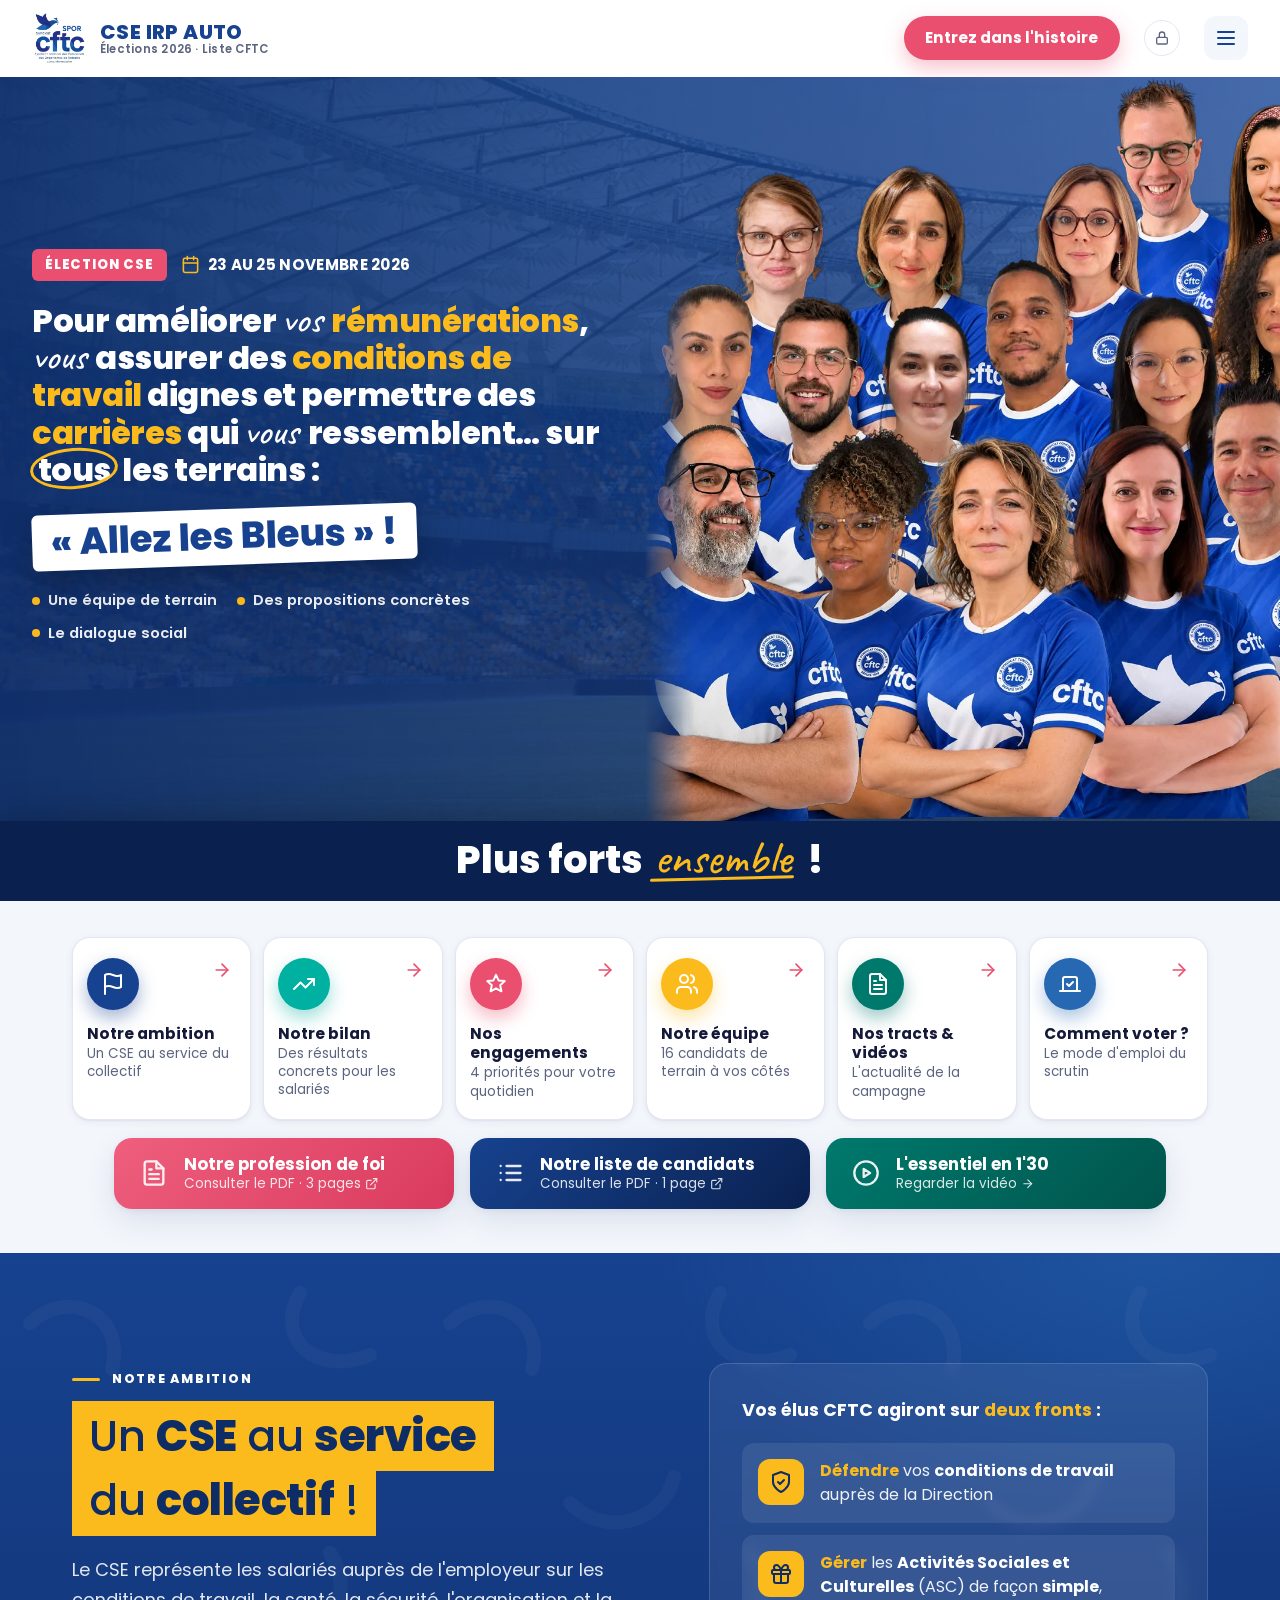
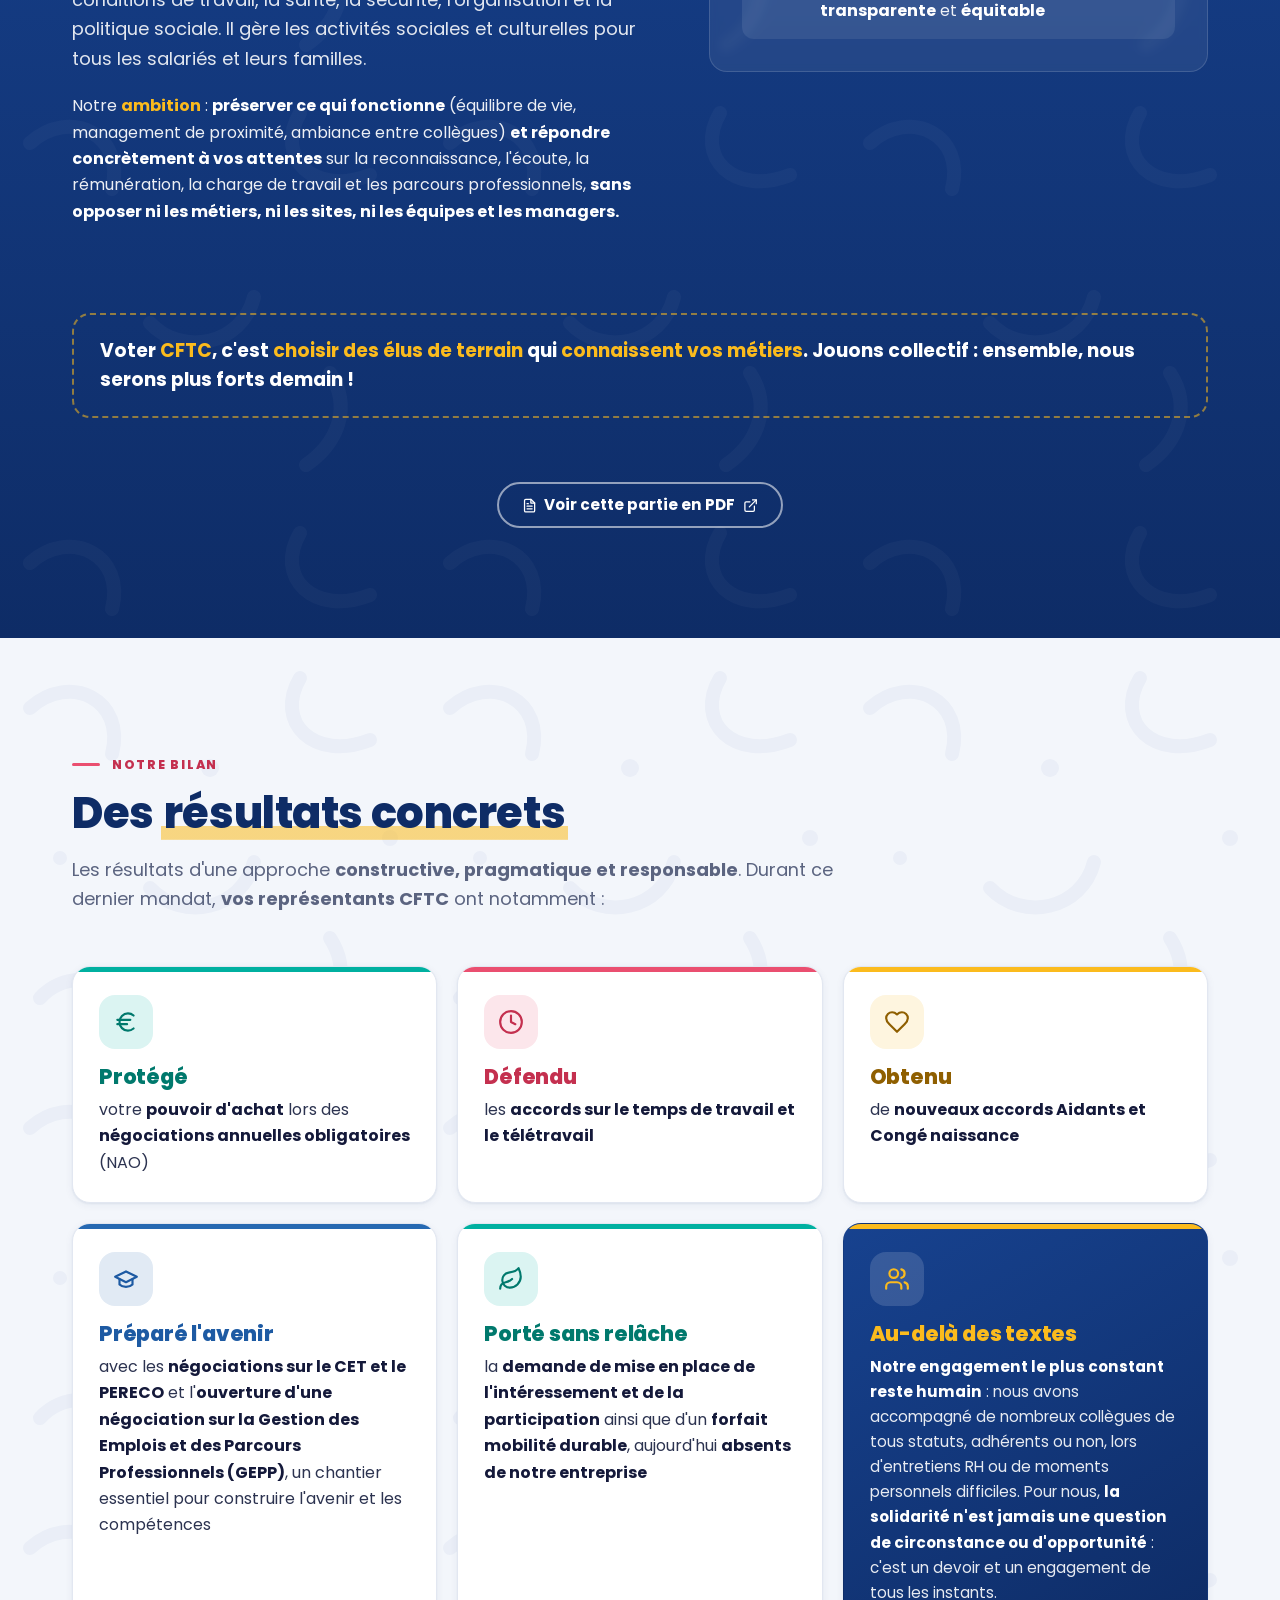
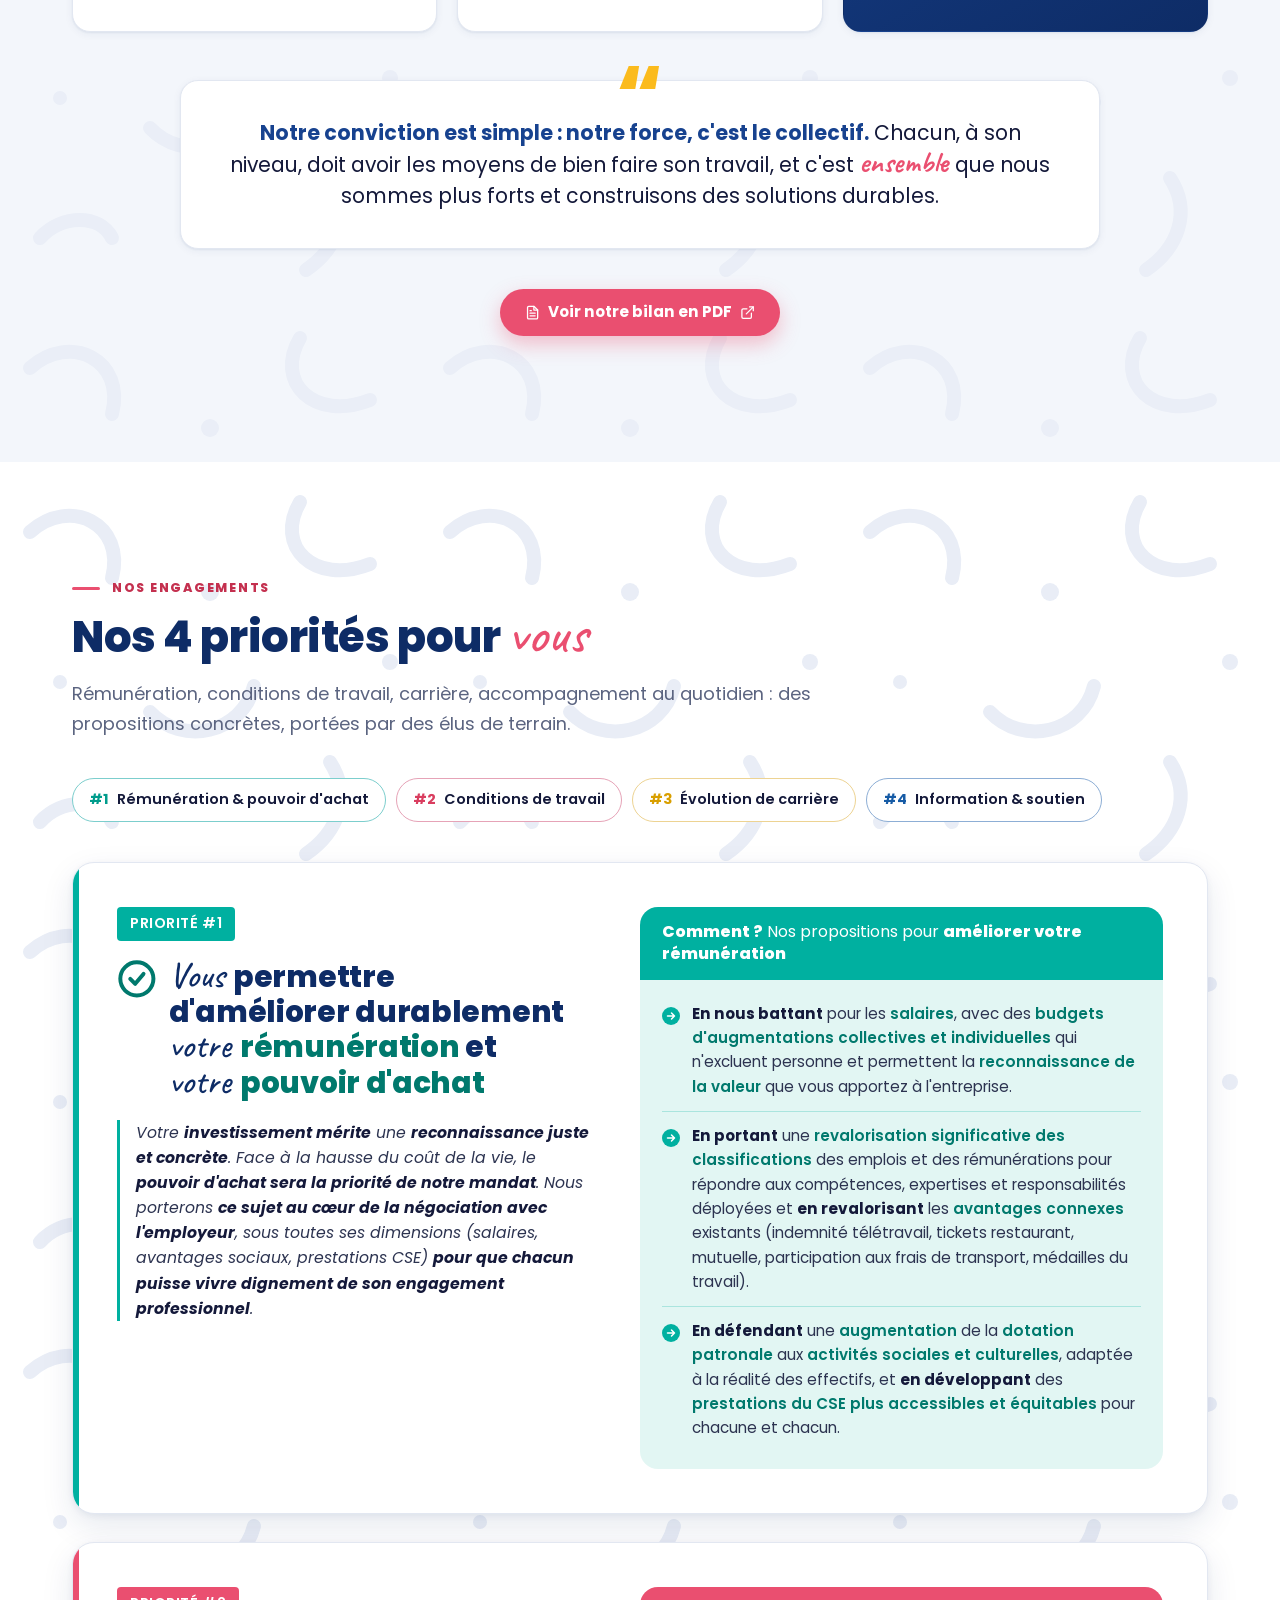
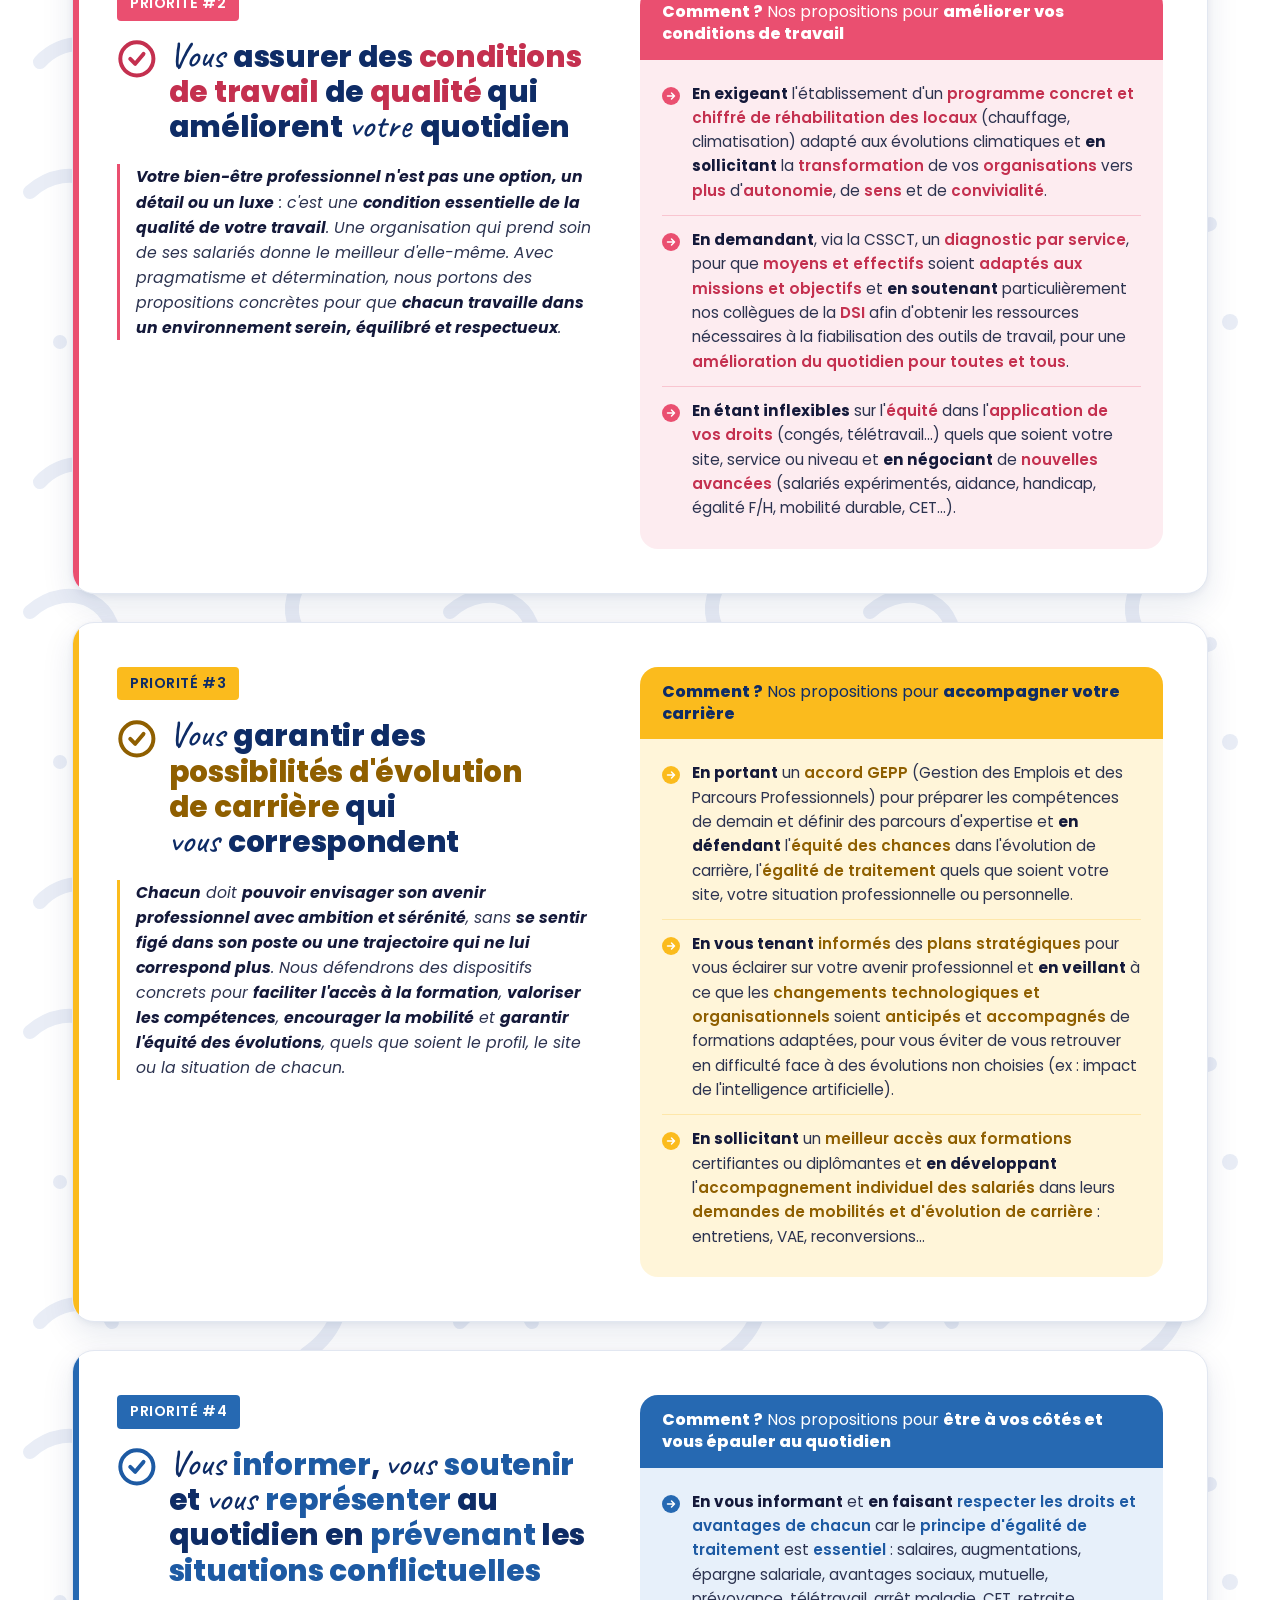
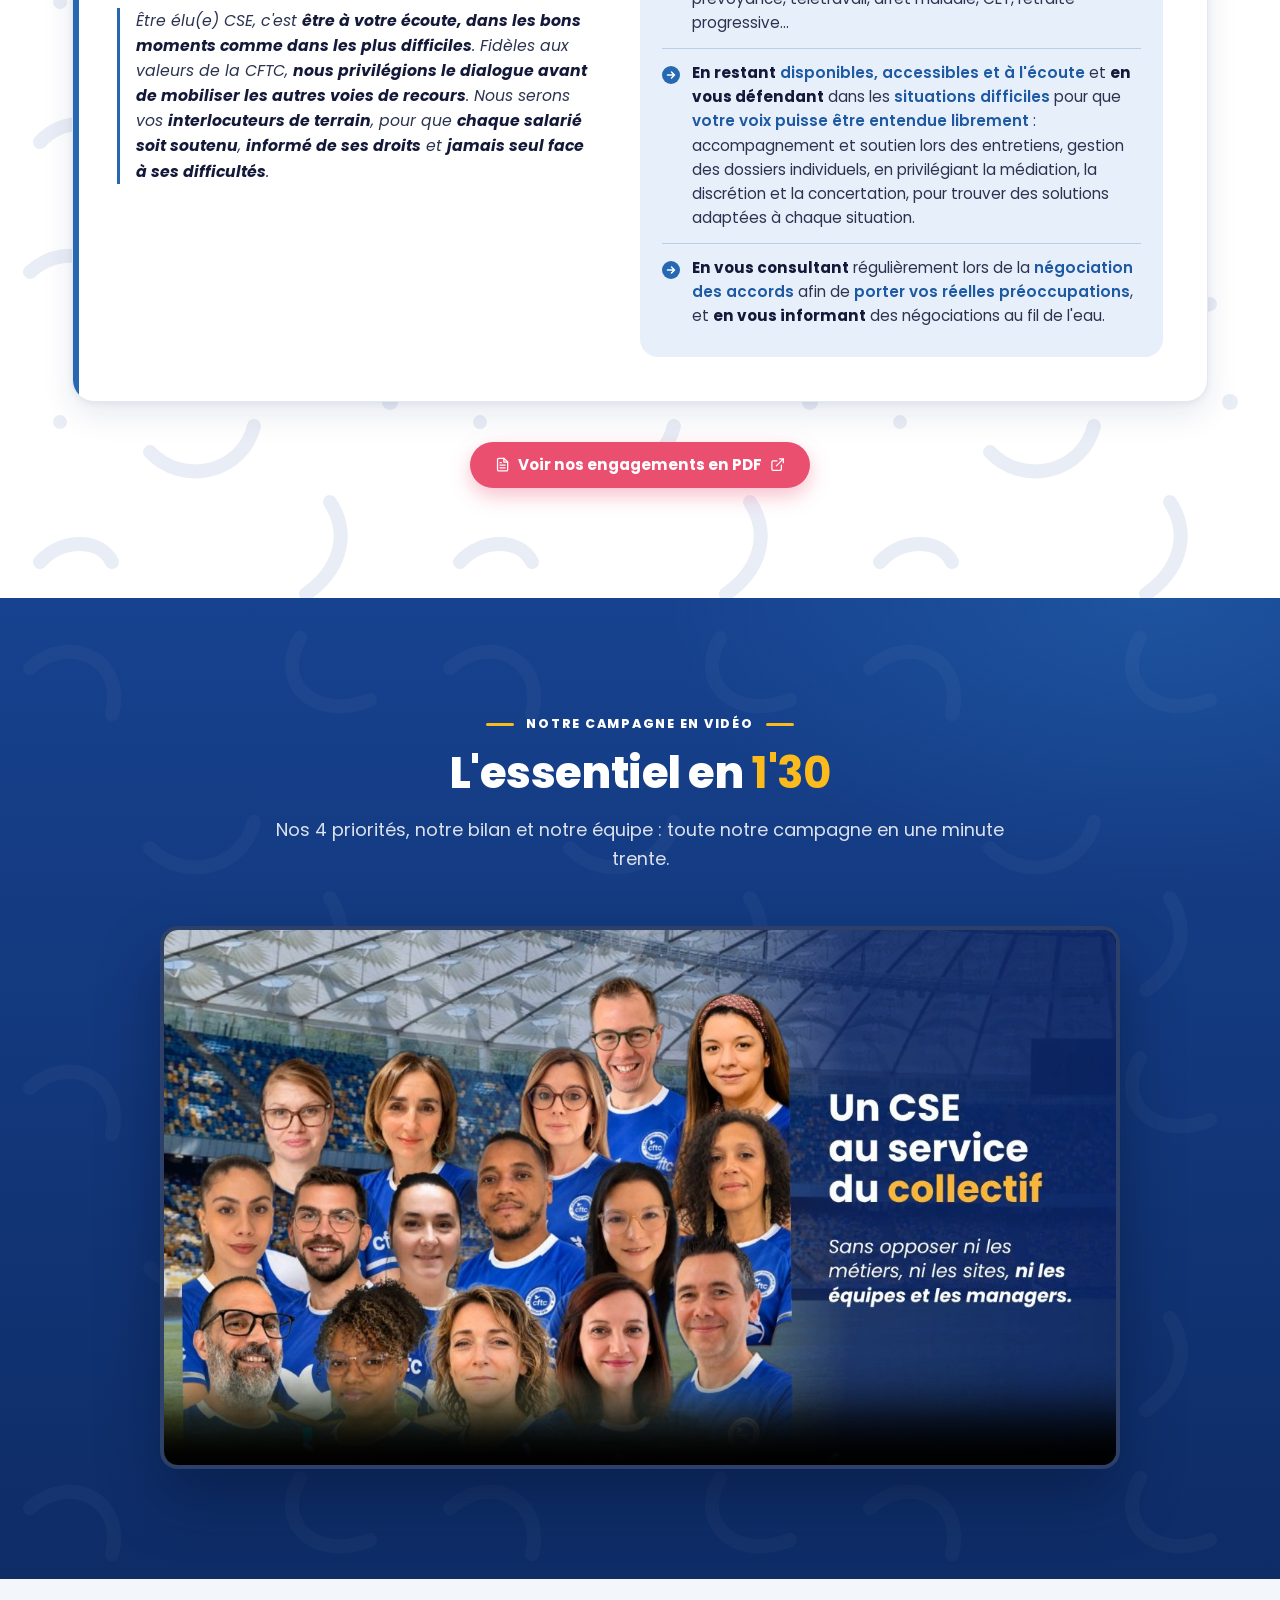
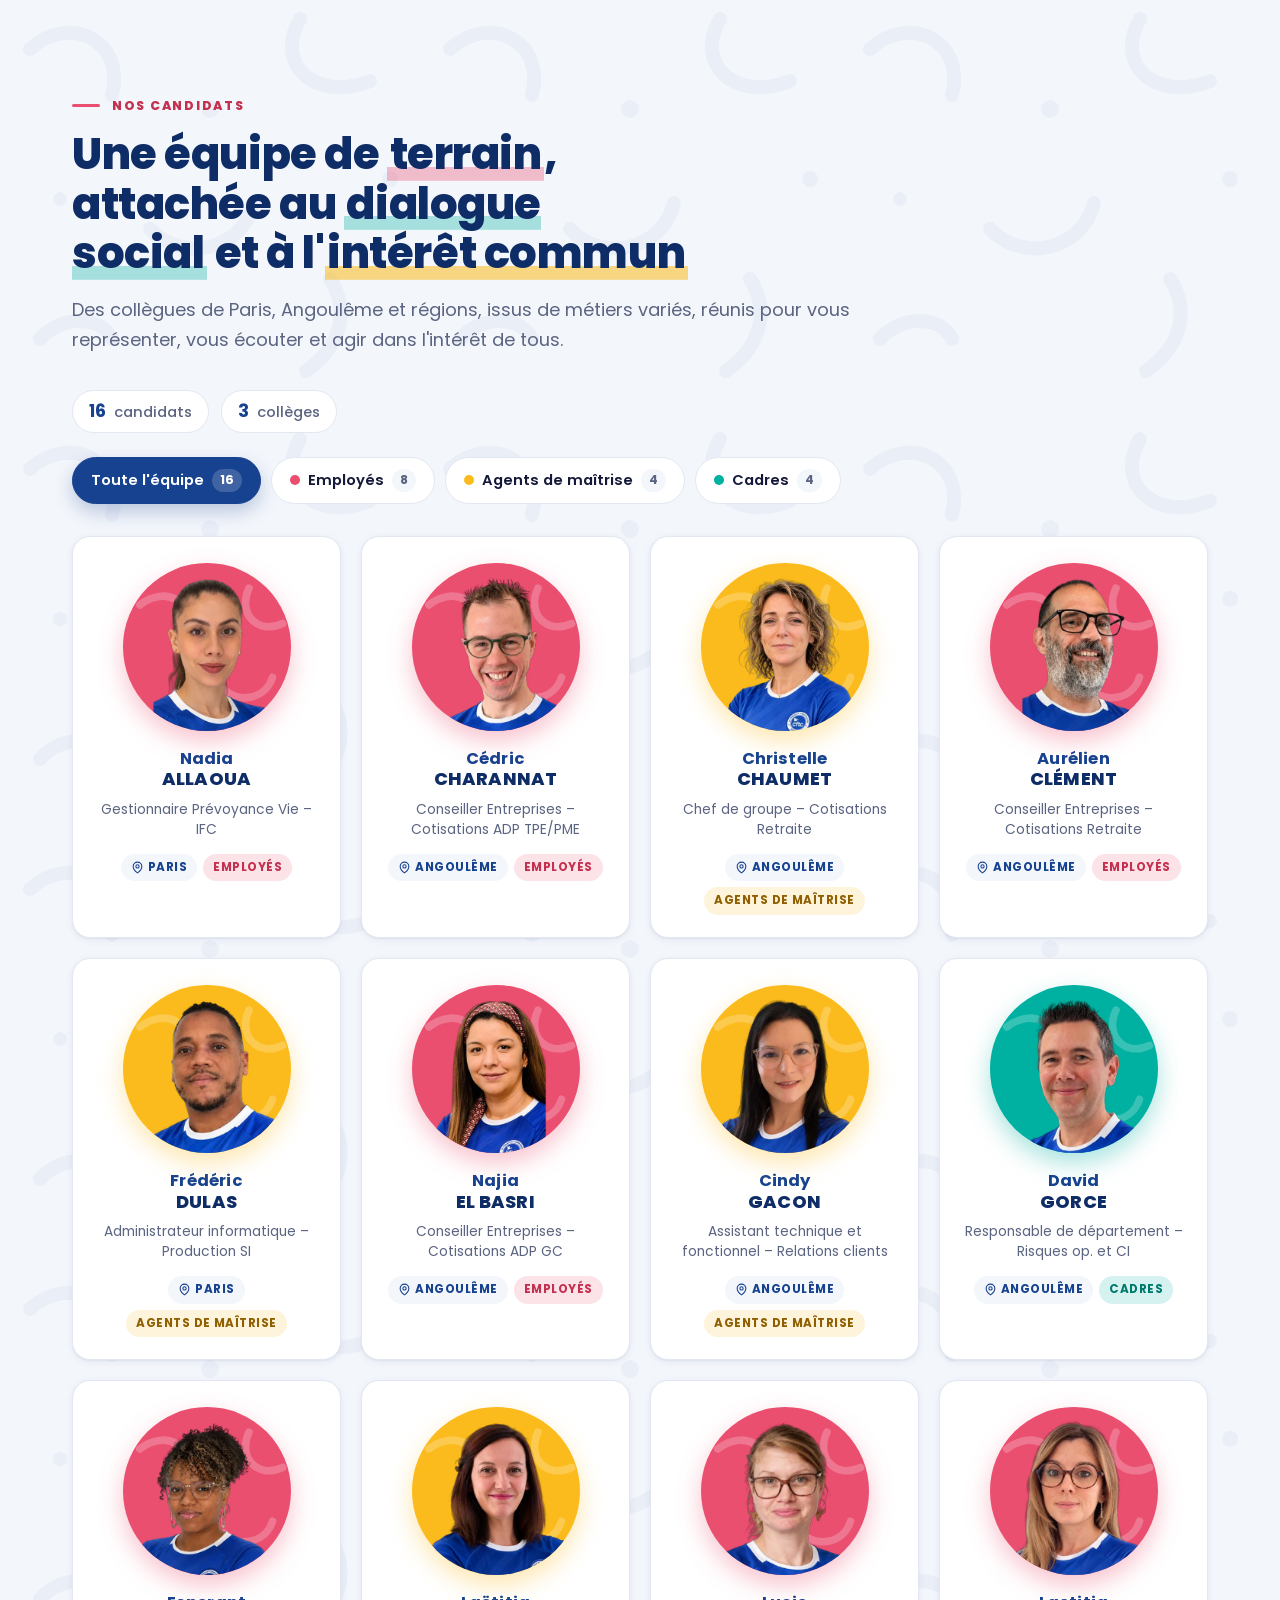
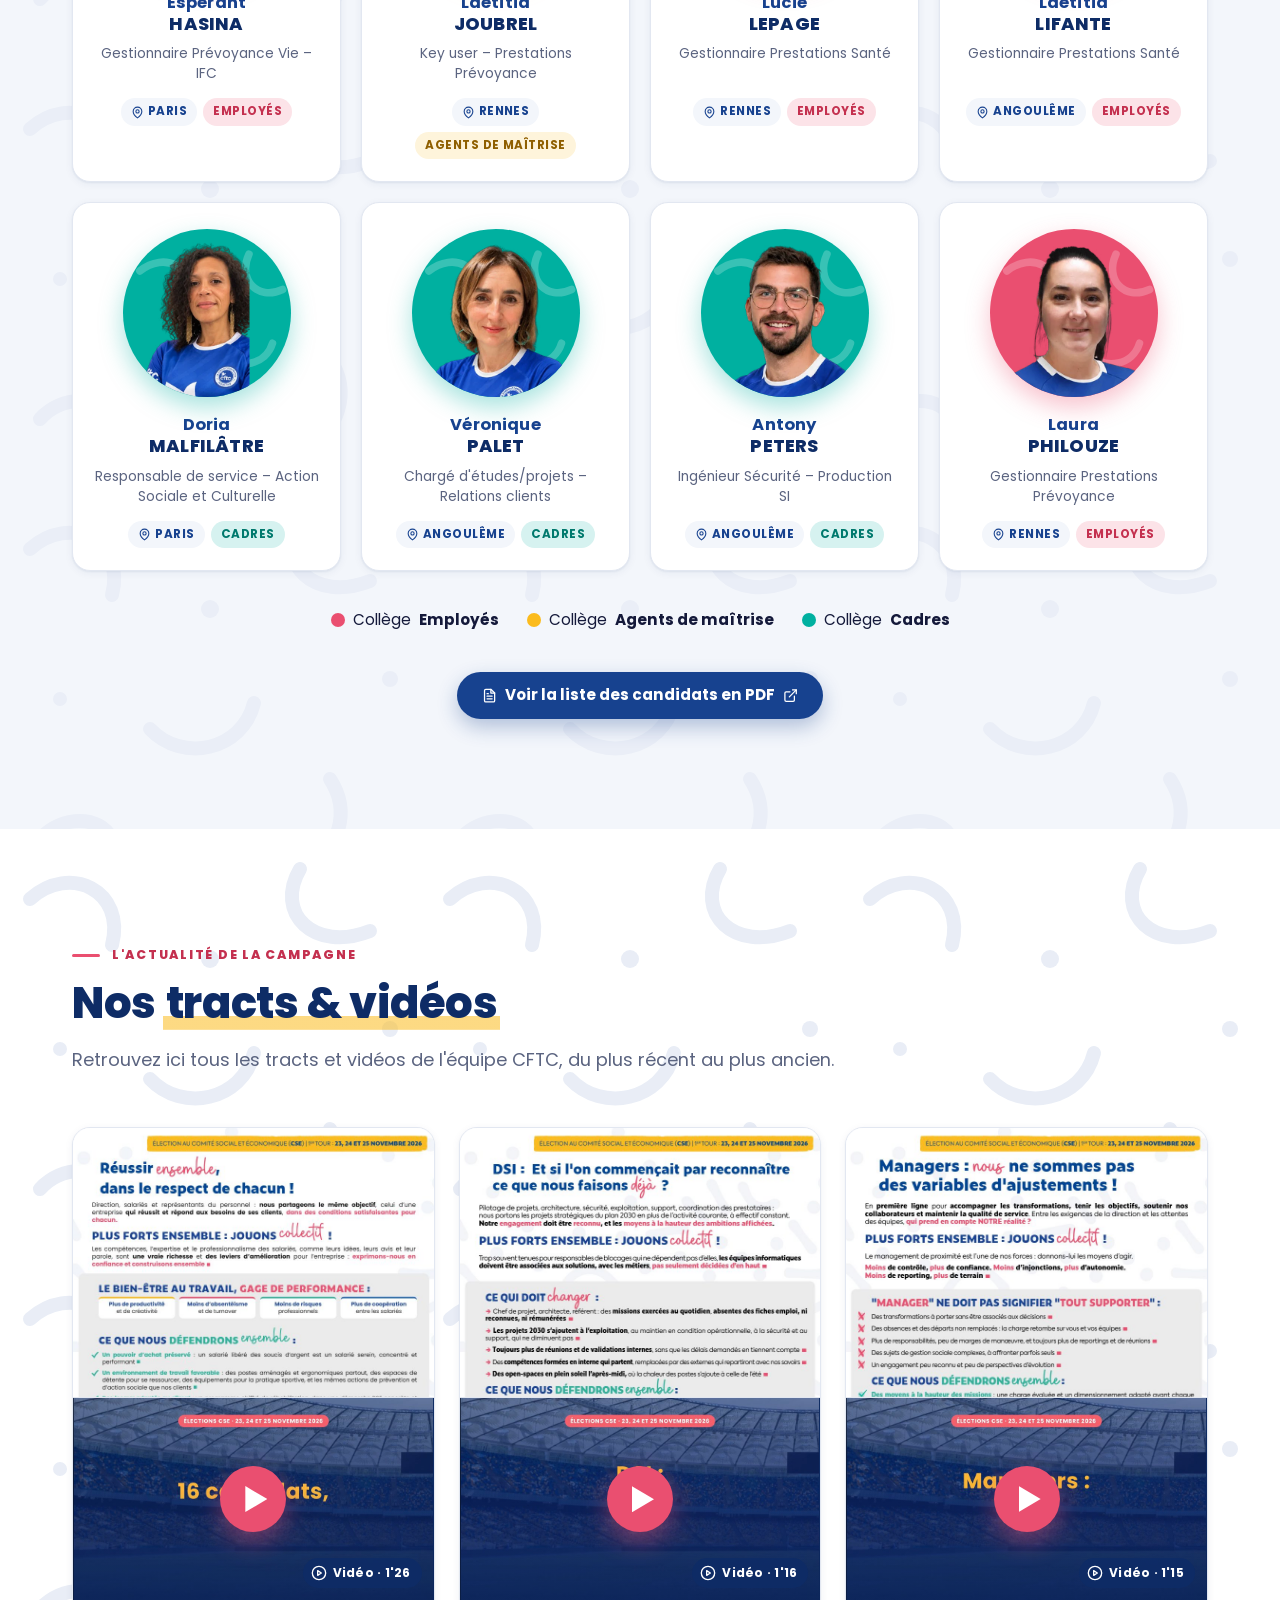
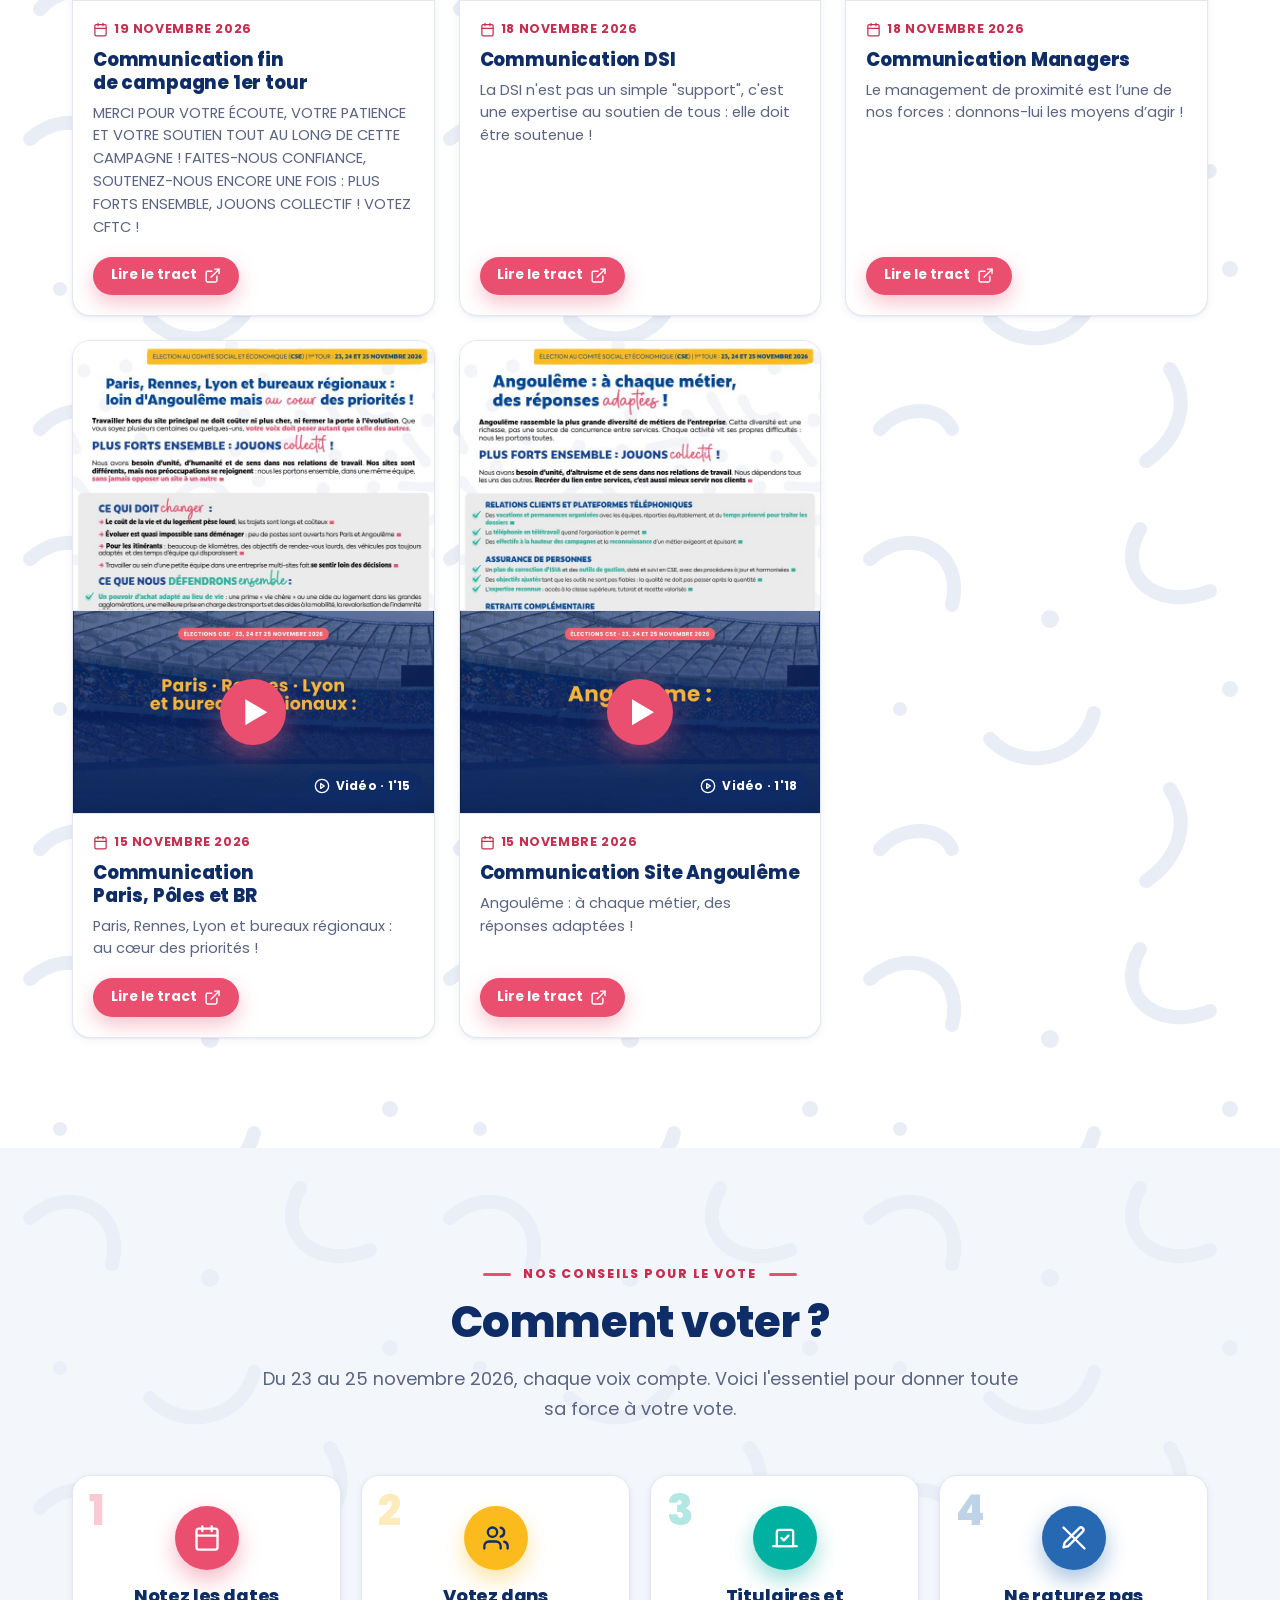
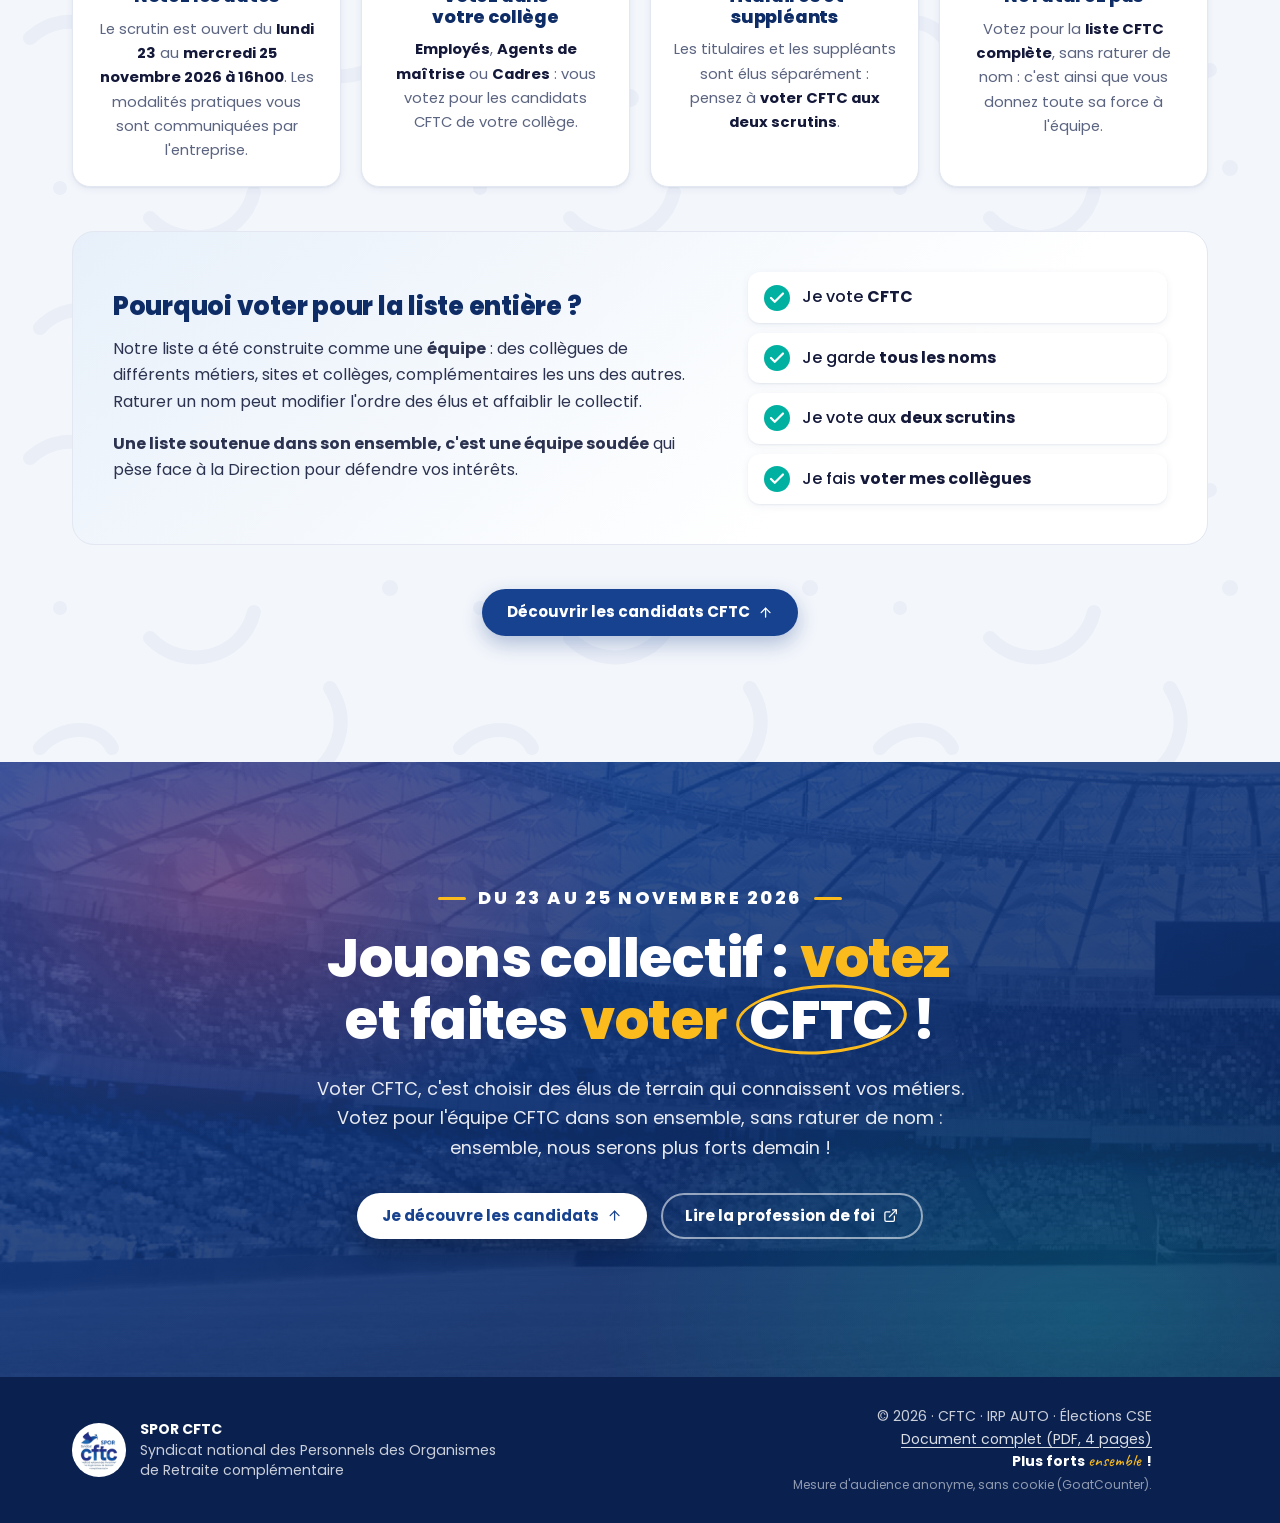
<file: index.html>
<!doctype html>
<html lang="fr">
<head>
  <meta charset="utf-8">
  <meta name="viewport" content="width=device-width, initial-scale=1">
  <title>Élections CSE 2026 | CFTC IRP AUTO</title>
  <meta name="description" content="Élection au CSE du 23 au 25 novembre 2026 : découvrez le bilan, les 4 priorités et l'équipe de terrain CFTC. Plus forts ensemble !">
  <meta name="theme-color" content="#17428f">

  <meta property="og:type" content="website">
  <meta property="og:locale" content="fr_FR">
  <meta property="og:title" content="Élections CSE 2026 | CFTC IRP AUTO – Plus forts ensemble !">
  <meta property="og:description" content="Du 23 au 25 novembre 2026, jouons collectif : votez et faites voter CFTC !">
  <link rel="canonical" href="https://sporcftcirpauto.github.io/elections-cftc-irpauto/">
  <meta property="og:url" content="https://sporcftcirpauto.github.io/elections-cftc-irpauto/">
  <meta property="og:image" content="https://sporcftcirpauto.github.io/elections-cftc-irpauto/assets/img/og-image.jpg">
  <meta name="twitter:card" content="summary_large_image">

  <link rel="icon" type="image/png" href="assets/img/favicon.png">
  <link rel="apple-touch-icon" href="assets/img/apple-touch-icon.png">

  <link rel="preconnect" href="https://fonts.googleapis.com">
  <link rel="preconnect" href="https://fonts.gstatic.com" crossorigin>
  <link href="https://fonts.googleapis.com/css2?family=Caveat:wght@500;700&family=Poppins:ital,wght@0,400;0,500;0,600;0,700;0,800;1,400;1,500&display=swap" rel="stylesheet">
  <link rel="stylesheet" href="assets/css/style.css?v=14">
  <script>document.documentElement.classList.add('js');</script>
</head>
<body>

<!-- Icônes -->
<svg width="0" height="0" style="position:absolute" aria-hidden="true">
  <defs>
    <symbol id="i-trend" viewBox="0 0 24 24"><polyline points="22 7 13.5 15.5 8.5 10.5 2 17"/><polyline points="16 7 22 7 22 13"/></symbol>
    <symbol id="i-star" viewBox="0 0 24 24"><path d="M12 2.8l2.6 5.6 6.1.7-4.5 4.2 1.2 6-5.4-3-5.4 3 1.2-6-4.5-4.2 6.1-.7z"/></symbol>
    <symbol id="i-users" viewBox="0 0 24 24"><path d="M16 21v-2a4 4 0 0 0-4-4H6a4 4 0 0 0-4 4v2"/><circle cx="9" cy="7" r="4"/><path d="M22 21v-2a4 4 0 0 0-3-3.87"/><path d="M16 3.13a4 4 0 0 1 0 7.75"/></symbol>
    <symbol id="i-ballot" viewBox="0 0 24 24"><path d="m9 12 2 2 4-4"/><path d="M5 7a2 2 0 0 1 2-2h10a2 2 0 0 1 2 2v12H5z"/><path d="M22 19H2"/></symbol>
    <symbol id="i-file" viewBox="0 0 24 24"><path d="M14 2H6a2 2 0 0 0-2 2v16a2 2 0 0 0 2 2h12a2 2 0 0 0 2-2V8z"/><path d="M14 2v6h6"/><path d="M16 13H8"/><path d="M16 17H8"/><path d="M10 9H8"/></symbol>
    <symbol id="i-list" viewBox="0 0 24 24"><path d="M9 6h12M9 12h12M9 18h12"/><path d="M4 6h.01M4 12h.01M4 18h.01"/></symbol>
    <symbol id="i-arrow" viewBox="0 0 24 24"><path d="M5 12h14"/><path d="m12 5 7 7-7 7"/></symbol>
    <symbol id="i-ext" viewBox="0 0 24 24"><path d="M15 3h6v6"/><path d="M10 14 21 3"/><path d="M18 13v6a2 2 0 0 1-2 2H5a2 2 0 0 1-2-2V8a2 2 0 0 1 2-2h6"/></symbol>
    <symbol id="i-up" viewBox="0 0 24 24"><path d="M12 19V5"/><path d="m5 12 7-7 7 7"/></symbol>
    <symbol id="i-check" viewBox="0 0 24 24"><path d="M20 6 9 17l-5-5"/></symbol>
    <symbol id="i-shield" viewBox="0 0 24 24"><path d="M12 22s8-4 8-10V5l-8-3-8 3v7c0 6 8 10 8 10z"/><path d="m9 12 2 2 4-4"/></symbol>
    <symbol id="i-heart" viewBox="0 0 24 24"><path d="M19 14c1.49-1.46 3-3.21 3-5.5A5.5 5.5 0 0 0 16.5 3c-1.76 0-3 .5-4.5 2-1.5-1.5-2.74-2-4.5-2A5.5 5.5 0 0 0 2 8.5c0 2.3 1.5 4.05 3 5.5l7 7Z"/></symbol>
    <symbol id="i-euro" viewBox="0 0 24 24"><path d="M4 10h12"/><path d="M4 14h9"/><path d="M19 6a7.7 7.7 0 0 0-5.2-2A7.9 7.9 0 0 0 6 12c0 4.4 3.5 8 7.8 8 2 0 3.8-.8 5.2-2"/></symbol>
    <symbol id="i-clock" viewBox="0 0 24 24"><circle cx="12" cy="12" r="10"/><polyline points="12 6 12 12 16 14"/></symbol>
    <symbol id="i-cap" viewBox="0 0 24 24"><path d="M22 10 12 5 2 10l10 5 10-5z"/><path d="M6 12v5c3 3 9 3 12 0v-5"/></symbol>
    <symbol id="i-leaf" viewBox="0 0 24 24"><path d="M11 20A7 7 0 0 1 9.8 6.1C15.5 5 17 4.48 19 2c1 2 2 4.18 2 8 0 5.5-4.78 10-10 10Z"/><path d="M2 21c0-3 1.85-5.36 5.08-6C9.5 14.52 12 13 13 12"/></symbol>
    <symbol id="i-calendar" viewBox="0 0 24 24"><rect x="3" y="4" width="18" height="18" rx="2"/><path d="M16 2v4M8 2v4M3 10h18"/></symbol>
    <symbol id="i-pen-off" viewBox="0 0 24 24"><path d="M16.5 3.5a2.1 2.1 0 0 1 3 3L7 19l-4 1 1-4z"/><path d="M3 3l18 18"/></symbol>
    <symbol id="i-gift" viewBox="0 0 24 24"><rect x="3" y="8" width="18" height="4" rx="1"/><path d="M12 8v13"/><path d="M19 12v7a2 2 0 0 1-2 2H7a2 2 0 0 1-2-2v-7"/><path d="M7.5 8a2.5 2.5 0 0 1 0-5C10 3 12 8 12 8s2-5 4.5-5a2.5 2.5 0 0 1 0 5"/></symbol>
    <symbol id="i-pin" viewBox="0 0 24 24"><path d="M20 10c0 6-8 12-8 12s-8-6-8-12a8 8 0 0 1 16 0Z"/><circle cx="12" cy="10" r="3"/></symbol>
    <symbol id="i-menu" viewBox="0 0 24 24"><path d="M4 6h16M4 12h16M4 18h16"/></symbol>
    <symbol id="i-close" viewBox="0 0 24 24"><path d="M18 6 6 18M6 6l12 12"/></symbol>
    <symbol id="i-chat" viewBox="0 0 24 24"><path d="M21 15a2 2 0 0 1-2 2H7l-4 4V5a2 2 0 0 1 2-2h14a2 2 0 0 1 2 2z"/></symbol>
    <symbol id="i-flag" viewBox="0 0 24 24"><path d="M4 15s1-1 4-1 5 2 8 2 4-1 4-1V3s-1 1-4 1-5-2-8-2-4 1-4 1z"/><path d="M4 22v-7"/></symbol>
    <symbol id="i-send" viewBox="0 0 24 24"><path d="M22 2 11 13"/><path d="M22 2 15 22l-4-9-9-4z"/></symbol>
    <symbol id="i-lock" viewBox="0 0 24 24"><rect x="4" y="11" width="16" height="10" rx="2"/><path d="M8 11V7a4 4 0 0 1 8 0v4"/></symbol>
    <symbol id="i-play" viewBox="0 0 24 24"><circle cx="12" cy="12" r="10"/><path d="M10 8.5v7l5.5-3.5z"/></symbol>
    <symbol id="i-checkcircle"viewBox="0 0 24 24"><circle cx="12" cy="12" r="10"/><path d="m8 12 3 3 5-6"/></symbol>
  </defs>
</svg>

<a class="skip-link" href="#contenu">Aller au contenu</a>

<header class="site-header" id="haut">
  <div class="container header-inner">
    <a class="brand" href="#accueil" aria-label="CFTC IRP AUTO – retour à l'accueil">
      <img src="assets/img/logo-cftc-spor.png" alt="" width="212" height="208">
      <span class="brand-text"><strong>CSE IRP AUTO</strong><span>Élections 2026 · Liste CFTC</span></span>
    </a>
    <nav class="main-nav" id="menu" aria-label="Navigation principale">
      <a href="#ambition">Notre ambition</a>
      <a href="#bilan">Notre bilan</a>
      <a href="#engagements">Nos engagements</a>
      <a href="#equipe">Notre équipe</a>
      <a href="#tracts">Nos tracts &amp; vidéos</a>
      <a href="#comment-voter">Comment voter&nbsp;?</a>
      <a class="btn btn-pink nav-cta-mobile" href="#vote">Entrez dans l'histoire</a>
      <!-- « Vos questions » masqué sur le site en ligne (il reste visible en local pour les essais) : retirer « hidden » (3 endroits) pour le remettre -->
      <a class="btn btn-teal nav-cta-mobile" href="#questions" hidden>Vos questions</a>
    </nav>
    <a class="btn btn-pink header-cta" href="#vote">Entrez dans l'histoire</a>
    <a class="btn btn-teal header-cta header-cta-q" href="#questions" hidden>Vos questions</a>
    <a class="header-login" href="publier.html" rel="nofollow" title="Connexion (équipe)" aria-label="Connexion à l'espace équipe">
      <svg class="i"><use href="#i-lock"/></svg>
    </a>
    <button class="burger" type="button" aria-expanded="false" aria-controls="menu" aria-label="Ouvrir le menu">
      <svg class="i"><use href="#i-menu"/></svg>
    </button>
  </div>
</header>

<main id="contenu">

  <!-- ============ COMPTE À REBOURS : s'affiche tout seul du 23 novembre (0h00) au 25 novembre 2026 (16h00) ============ -->
  <section class="countdown-band" id="decompte" aria-labelledby="decompte-title" hidden>
    <div class="container countdown-inner">
      <p class="countdown-title" id="decompte-title"><span class="countdown-dot" aria-hidden="true"></span>Élections CSE&nbsp;: plus que</p>
      <p class="countdown-clock" role="timer" aria-live="off">
        <span><b id="cd-j">0</b><small id="cd-j-l">jours</small></span>
        <span><b id="cd-h">00</b><small id="cd-h-l">heures</small></span>
        <span><b id="cd-m">00</b><small id="cd-m-l">minutes</small></span>
      </p>
      <p class="countdown-sub">pour voter <strong>CFTC</strong>, jusqu'au <strong>mercredi 25 novembre à 16h00</strong></p>
      <a class="btn btn-white countdown-btn" href="#comment-voter">Comment voter&nbsp;?</a>
    </div>
  </section>

  <!-- ============ ACCUEIL ============ -->
  <section class="hero" id="accueil" aria-labelledby="hero-title">
    <div class="hero-bg" aria-hidden="true"><img src="assets/img/stade.webp" alt="" width="1196" height="1527"></div>
    <div class="container hero-inner">
      <div class="hero-text">
        <p class="hero-badges">
          <span class="pill pill-pink">Élection CSE</span>
          <span class="hero-date"><svg class="i"><use href="#i-calendar"/></svg> 23 au 25 novembre 2026</span>
        </p>
        <h1 id="hero-title">
          Pour améliorer <em class="script">vos</em> <span class="hl-y">rémunérations</span>,
          <em class="script">vous</em> assurer des <span class="hl-y">conditions de travail</span> dignes
          et permettre des <span class="hl-y">carrières</span> qui <em class="script">vous</em> ressemblent…
          sur <span class="circled">tous</span> les terrains&nbsp;:
        </h1>
        <p class="hero-slogan"><span>«&nbsp;Allez les Bleus&nbsp;»&nbsp;!</span></p>
        <ul class="hero-tags">
          <li>Une équipe de terrain</li>
          <li>Des propositions concrètes</li>
          <li>Le dialogue social</li>
        </ul>
      </div>
      <div class="hero-photo">
        <img src="assets/img/equipe-groupe.webp" width="1190" height="1260"
             alt="Les 16 candidates et candidats CFTC, en maillot bleu, bras croisés et souriants">
      </div>
    </div>
    <div class="hero-band">
      <p>Plus forts <em class="script">ensemble</em>&nbsp;!</p>
    </div>
  </section>

  <!-- ============ ACCÈS RAPIDES ============ -->
  <section class="quick" aria-label="Accès rapides">
    <div class="container">
      <div class="quick-grid">
        <a class="quick-card" href="#ambition" style="--c: var(--blue)">
          <span class="quick-ico"><svg class="i"><use href="#i-flag"/></svg></span>
          <span class="quick-txt"><strong>Notre ambition</strong><span>Un CSE au service du collectif</span></span>
          <svg class="i quick-arrow"><use href="#i-arrow"/></svg>
        </a>
        <a class="quick-card" href="#bilan" style="--c: var(--teal)">
          <span class="quick-ico"><svg class="i"><use href="#i-trend"/></svg></span>
          <span class="quick-txt"><strong>Notre bilan</strong><span>Des résultats concrets pour les salariés</span></span>
          <svg class="i quick-arrow"><use href="#i-arrow"/></svg>
        </a>
        <a class="quick-card" href="#engagements" style="--c: var(--pink)">
          <span class="quick-ico"><svg class="i"><use href="#i-star"/></svg></span>
          <span class="quick-txt"><strong>Nos engagements</strong><span>4 priorités pour votre quotidien</span></span>
          <svg class="i quick-arrow"><use href="#i-arrow"/></svg>
        </a>
        <a class="quick-card" href="#equipe" style="--c: var(--yellow)">
          <span class="quick-ico"><svg class="i"><use href="#i-users"/></svg></span>
          <span class="quick-txt"><strong>Notre équipe</strong><span>16 candidats de terrain à vos côtés</span></span>
          <svg class="i quick-arrow"><use href="#i-arrow"/></svg>
        </a>
        <a class="quick-card" href="#tracts" style="--c: var(--teal-ink)">
          <span class="quick-ico"><svg class="i"><use href="#i-file"/></svg></span>
          <span class="quick-txt"><strong>Nos tracts &amp; vidéos</strong><span>L'actualité de la campagne</span></span>
          <svg class="i quick-arrow"><use href="#i-arrow"/></svg>
        </a>
        <a class="quick-card" href="#comment-voter" style="--c: var(--blue-mid)">
          <span class="quick-ico"><svg class="i"><use href="#i-ballot"/></svg></span>
          <span class="quick-txt"><strong>Comment voter&nbsp;?</strong><span>Le mode d'emploi du scrutin</span></span>
          <svg class="i quick-arrow"><use href="#i-arrow"/></svg>
        </a>
      </div>
      <div class="doc-grid">
        <a class="doc-btn doc-pink" href="assets/docs/cftc-profession-de-foi.pdf" target="_blank" rel="noopener">
          <svg class="i"><use href="#i-file"/></svg>
          <span><strong>Notre profession de foi</strong><span>Consulter le PDF · 3 pages <svg class="i i-sm"><use href="#i-ext"/></svg></span></span>
        </a>
        <a class="doc-btn doc-blue" href="assets/docs/cftc-liste-candidats.pdf" target="_blank" rel="noopener">
          <svg class="i"><use href="#i-list"/></svg>
          <span><strong>Notre liste de candidats</strong><span>Consulter le PDF · 1 page <svg class="i i-sm"><use href="#i-ext"/></svg></span></span>
        </a>
        <a class="doc-btn doc-teal" href="#video" id="video-btn">
          <svg class="i"><use href="#i-play"/></svg>
          <span><strong>L'essentiel en 1'30</strong><span>Regarder la vidéo <svg class="i i-sm"><use href="#i-arrow"/></svg></span></span>
        </a>
      </div>
    </div>
  </section>

  <!-- ============ AMBITION ============ -->
  <section class="section section-blue" id="ambition" aria-labelledby="ambition-title">
    <div class="container ambition">
      <div class="ambition-main reveal">
        <p class="eyebrow eyebrow-light">Notre ambition</p>
        <h2 id="ambition-title"><span class="tag-yellow">Un <b>CSE</b> au <b>service</b> du <b>collectif</b>&nbsp;!</span></h2>
        <p class="lead">Le CSE représente les salariés auprès de l'employeur sur les conditions de travail, la santé, la sécurité, l'organisation et la politique sociale. Il gère les activités sociales et culturelles pour tous les salariés et leurs familles.</p>
        <p>Notre <span class="y">ambition</span>&nbsp;: <strong>préserver ce qui fonctionne</strong> (équilibre de vie, management de proximité, ambiance entre collègues) <strong>et répondre concrètement à vos attentes</strong> sur la reconnaissance, l'écoute, la rémunération, la charge de travail et les parcours professionnels, <strong>sans opposer ni les métiers, ni les sites, ni les équipes et les managers.</strong></p>
      </div>
      <div class="ambition-side reveal">
        <p class="fronts-title">Vos élus CFTC agiront sur <span class="y">deux fronts</span>&nbsp;:</p>
        <div class="front">
          <span class="front-ico"><svg class="i"><use href="#i-shield"/></svg></span>
          <p><span class="y">Défendre</span> vos <strong>conditions de travail</strong> auprès de la Direction</p>
        </div>
        <div class="front">
          <span class="front-ico"><svg class="i"><use href="#i-gift"/></svg></span>
          <p><span class="y">Gérer</span> les <strong>Activités Sociales et Culturelles</strong> (ASC) de façon <strong>simple</strong>, <strong>transparente</strong> et <strong>équitable</strong></p>
        </div>
      </div>
      <p class="ambition-punch reveal">Voter <span class="y">CFTC</span>, c'est <span class="y">choisir des élus de terrain</span> qui <span class="y">connaissent vos métiers</span>. Jouons collectif&nbsp;: ensemble, nous serons plus forts demain&nbsp;!</p>
      <p class="ambition-pdf center reveal">
        <a class="btn btn-ghost" href="assets/docs/cftc-notre-ambition.pdf" target="_blank" rel="noopener"><svg class="i i-sm"><use href="#i-file"/></svg> Voir cette partie en PDF <svg class="i i-sm"><use href="#i-ext"/></svg></a>
      </p>
    </div>
  </section>

  <!-- ============ BILAN ============ -->
  <section class="section section-soft pattern" id="bilan" aria-labelledby="bilan-title">
    <div class="container">
      <header class="section-head reveal">
        <p class="eyebrow">Notre bilan</p>
        <h2 id="bilan-title">Des <span class="u-yellow">résultats concrets</span></h2>
        <p class="lead">Les résultats d'une approche <strong>constructive, pragmatique et responsable</strong>. Durant ce dernier mandat, <strong>vos représentants CFTC</strong> ont notamment&nbsp;:</p>
      </header>

      <div class="results">
        <article class="result reveal" style="--c: var(--teal); --ci: var(--teal-ink)">
          <span class="result-ico"><svg class="i"><use href="#i-euro"/></svg></span>
          <h3>Protégé</h3>
          <p>votre <strong>pouvoir d'achat</strong> lors des <strong>négociations annuelles obligatoires</strong> (NAO)</p>
        </article>
        <article class="result reveal" style="--c: var(--pink); --ci: var(--pink-ink)">
          <span class="result-ico"><svg class="i"><use href="#i-clock"/></svg></span>
          <h3>Défendu</h3>
          <p>les <strong>accords sur le temps de travail et le télétravail</strong></p>
        </article>
        <article class="result reveal" style="--c: var(--yellow); --ci: var(--yellow-ink)">
          <span class="result-ico"><svg class="i"><use href="#i-heart"/></svg></span>
          <h3>Obtenu</h3>
          <p>de <strong>nouveaux accords Aidants et Congé naissance</strong></p>
        </article>
        <article class="result reveal" style="--c: var(--blue-mid); --ci: var(--blue-ink)">
          <span class="result-ico"><svg class="i"><use href="#i-cap"/></svg></span>
          <h3>Préparé l'avenir</h3>
          <p>avec les <strong>négociations sur le CET et le PERECO</strong> et l'<strong>ouverture d'une négociation sur la Gestion des Emplois et des Parcours Professionnels (GEPP)</strong>, un chantier essentiel pour construire l'avenir et les compétences</p>
        </article>
        <article class="result reveal" style="--c: var(--teal); --ci: var(--teal-ink)">
          <span class="result-ico"><svg class="i"><use href="#i-leaf"/></svg></span>
          <h3>Porté sans relâche</h3>
          <p>la <strong>demande de mise en place de l'intéressement et de la participation</strong> ainsi que d'un <strong>forfait mobilité durable</strong>, aujourd'hui <strong>absents de notre entreprise</strong></p>
        </article>
        <article class="result result-human reveal">
          <span class="result-ico"><svg class="i"><use href="#i-users"/></svg></span>
          <h3>Au-delà des textes</h3>
          <p><strong>Notre engagement le plus constant reste humain</strong>&nbsp;: nous avons accompagné de nombreux collègues de tous statuts, adhérents ou non, lors d'entretiens RH ou de moments personnels difficiles. Pour nous, <strong>la solidarité n'est jamais une question de circonstance ou d'opportunité</strong>&nbsp;: c'est un devoir et un engagement de tous les instants.</p>
        </article>
      </div>

      <blockquote class="conviction reveal">
        <p><strong>Notre conviction est simple&nbsp;: notre force, c'est le collectif.</strong> Chacun, à son niveau, doit avoir les moyens de bien faire son travail, et c'est <em class="script">ensemble</em> que nous sommes plus forts et construisons des solutions durables.</p>
      </blockquote>

      <p class="center reveal">
        <a class="btn btn-pink" href="assets/docs/cftc-notre-bilan.pdf" target="_blank" rel="noopener"><svg class="i i-sm"><use href="#i-file"/></svg> Voir notre bilan en PDF <svg class="i i-sm"><use href="#i-ext"/></svg></a>
      </p>
    </div>
  </section>

  <!-- ============ ENGAGEMENTS ============ -->
  <section class="section pattern" id="engagements" aria-labelledby="engagements-title">
    <div class="container">
      <header class="section-head reveal">
        <p class="eyebrow">Nos engagements</p>
        <h2 id="engagements-title">Nos 4 priorités pour <em class="script">vous</em></h2>
        <p class="lead">Rémunération, conditions de travail, carrière, accompagnement au quotidien&nbsp;: des propositions concrètes, portées par des élus de terrain.</p>
      </header>

      <nav class="prio-nav reveal" aria-label="Les 4 priorités">
        <a href="#priorite-1" style="--c: var(--teal)"><b>#1</b> Rémunération &amp; pouvoir d'achat</a>
        <a href="#priorite-2" style="--c: var(--pink)"><b>#2</b> Conditions de travail</a>
        <a href="#priorite-3" style="--c: var(--yellow)"><b>#3</b> Évolution de carrière</a>
        <a href="#priorite-4" style="--c: var(--blue-mid)"><b>#4</b> Information &amp; soutien</a>
      </nav>

      <!-- Priorité 1 -->
      <article class="prio reveal" id="priorite-1" style="--c: var(--teal); --ci: var(--teal-ink); --cs: var(--teal-soft)">
        <div class="prio-head">
          <span class="prio-tag">Priorité #1</span>
          <h3><svg class="i prio-check"><use href="#i-checkcircle"/></svg><span><em class="script">Vous</em> permettre d'améliorer durablement <em class="script">votre</em> <span class="c">rémunération</span> et <em class="script">votre</em> <span class="c">pouvoir d'achat</span></span></h3>
          <p class="prio-intro">Votre <strong>investissement mérite</strong> une <strong>reconnaissance juste et concrète</strong>. Face à la hausse du coût de la vie, le <strong>pouvoir d'achat sera la priorité de notre mandat</strong>. Nous porterons <strong>ce sujet au cœur de la négociation avec l'employeur</strong>, sous toutes ses dimensions (salaires, avantages sociaux, prestations CSE) <strong>pour que chacun puisse vivre dignement de son engagement professionnel</strong>.</p>
        </div>
        <div class="prio-how">
          <p class="how-title"><strong>Comment&nbsp;?</strong> Nos propositions pour <strong>améliorer votre rémunération</strong></p>
          <ul>
            <li><strong>En nous battant</strong> pour les <span class="c">salaires</span>, avec des <span class="c">budgets d'augmentations collectives et individuelles</span> qui n'excluent personne et permettent la <span class="c">reconnaissance de la valeur</span> que vous apportez à l'entreprise.</li>
            <li><strong>En portant</strong> une <span class="c">revalorisation significative des classifications</span> des emplois et des rémunérations pour répondre aux compétences, expertises et responsabilités déployées et <strong>en revalorisant</strong> les <span class="c">avantages connexes</span> existants (indemnité télétravail, tickets restaurant, mutuelle, participation aux frais de transport, médailles du travail).</li>
            <li><strong>En défendant</strong> une <span class="c">augmentation</span> de la <span class="c">dotation patronale</span> aux <span class="c">activités sociales et culturelles</span>, adaptée à la réalité des effectifs, et <strong>en développant</strong> des <span class="c">prestations du CSE plus accessibles et équitables</span> pour chacune et chacun.</li>
          </ul>
        </div>
      </article>

      <!-- Priorité 2 -->
      <article class="prio reveal" id="priorite-2" style="--c: var(--pink); --ci: var(--pink-ink); --cs: var(--pink-soft)">
        <div class="prio-head">
          <span class="prio-tag">Priorité #2</span>
          <h3><svg class="i prio-check"><use href="#i-checkcircle"/></svg><span><em class="script">Vous</em> assurer des <span class="c">conditions de travail</span> de <span class="c">qualité</span> qui améliorent <em class="script">votre</em> quotidien</span></h3>
          <p class="prio-intro"><strong>Votre bien-être professionnel n'est pas une option, un détail ou un luxe</strong>&nbsp;: c'est une <strong>condition essentielle de la qualité de votre travail</strong>. Une organisation qui prend soin de ses salariés donne le meilleur d'elle-même. Avec pragmatisme et détermination, nous portons des propositions concrètes pour que <strong>chacun travaille dans un environnement serein, équilibré et respectueux</strong>.</p>
        </div>
        <div class="prio-how">
          <p class="how-title"><strong>Comment&nbsp;?</strong> Nos propositions pour <strong>améliorer vos conditions de travail</strong></p>
          <ul>
            <li><strong>En exigeant</strong> l'établissement d'un <span class="c">programme concret et chiffré de réhabilitation des locaux</span> (chauffage, climatisation) adapté aux évolutions climatiques et <strong>en sollicitant</strong> la <span class="c">transformation</span> de vos <span class="c">organisations</span> vers <span class="c">plus</span> d'<span class="c">autonomie</span>, de <span class="c">sens</span> et de <span class="c">convivialité</span>.</li>
            <li><strong>En demandant</strong>, via la CSSCT, un <span class="c">diagnostic par service</span>, pour que <span class="c">moyens et effectifs</span> soient <span class="c">adaptés aux missions et objectifs</span> et <strong>en soutenant</strong> particulièrement nos collègues de la <span class="c">DSI</span> afin d'obtenir les ressources nécessaires à la fiabilisation des outils de travail, pour une <span class="c">amélioration du quotidien pour toutes et tous</span>.</li>
            <li><strong>En étant inflexibles</strong> sur l'<span class="c">équité</span> dans l'<span class="c">application de vos droits</span> (congés, télétravail…) quels que soient votre site, service ou niveau et <strong>en négociant</strong> de <span class="c">nouvelles avancées</span> (salariés expérimentés, aidance, handicap, égalité F/H, mobilité durable, CET…).</li>
          </ul>
        </div>
      </article>

      <!-- Priorité 3 -->
      <article class="prio reveal" id="priorite-3" style="--c: var(--yellow); --ci: var(--yellow-ink); --cs: var(--yellow-soft)">
        <div class="prio-head">
          <span class="prio-tag">Priorité #3</span>
          <h3><svg class="i prio-check"><use href="#i-checkcircle"/></svg><span><em class="script">Vous</em> garantir des <span class="c">possibilités d'évolution de carrière</span> qui <em class="script">vous</em> correspondent</span></h3>
          <p class="prio-intro"><strong>Chacun</strong> doit <strong>pouvoir envisager son avenir professionnel avec ambition et sérénité</strong>, sans <strong>se sentir figé dans son poste ou une trajectoire qui ne lui correspond plus</strong>. Nous défendrons des dispositifs concrets pour <strong>faciliter l'accès à la formation</strong>, <strong>valoriser les compétences</strong>, <strong>encourager la mobilité</strong> et <strong>garantir l'équité des évolutions</strong>, quels que soient le profil, le site ou la situation de chacun.</p>
        </div>
        <div class="prio-how">
          <p class="how-title"><strong>Comment&nbsp;?</strong> Nos propositions pour <strong>accompagner votre carrière</strong></p>
          <ul>
            <li><strong>En portant</strong> un <span class="c">accord GEPP</span> (Gestion des Emplois et des Parcours Professionnels) pour préparer les compétences de demain et définir des parcours d'expertise et <strong>en défendant</strong> l'<span class="c">équité des chances</span> dans l'évolution de carrière, l'<span class="c">égalité de traitement</span> quels que soient votre site, votre situation professionnelle ou personnelle.</li>
            <li><strong>En vous tenant</strong> <span class="c">informés</span> des <span class="c">plans stratégiques</span> pour vous éclairer sur votre avenir professionnel et <strong>en veillant</strong> à ce que les <span class="c">changements technologiques et organisationnels</span> soient <span class="c">anticipés</span> et <span class="c">accompagnés</span> de formations adaptées, pour vous éviter de vous retrouver en difficulté face à des évolutions non choisies (ex&nbsp;: impact de l'intelligence artificielle).</li>
            <li><strong>En sollicitant</strong> un <span class="c">meilleur accès aux formations</span> certifiantes ou diplômantes et <strong>en développant</strong> l'<span class="c">accompagnement individuel des salariés</span> dans leurs <span class="c">demandes de mobilités et d'évolution de carrière</span>&nbsp;: entretiens, VAE, reconversions…</li>
          </ul>
        </div>
      </article>

      <!-- Priorité 4 -->
      <article class="prio reveal" id="priorite-4" style="--c: var(--blue-mid); --ci: var(--blue-ink); --cs: var(--blue-soft)">
        <div class="prio-head">
          <span class="prio-tag">Priorité #4</span>
          <h3><svg class="i prio-check"><use href="#i-checkcircle"/></svg><span><em class="script">Vous</em> <span class="c">informer</span>, <em class="script">vous</em> <span class="c">soutenir</span> et <em class="script">vous</em> <span class="c">représenter</span> au quotidien en <span class="c">prévenant</span> les <span class="c">situations conflictuelles</span></span></h3>
          <p class="prio-intro">Être élu(e) CSE, c'est <strong>être à votre écoute, dans les bons moments comme dans les plus difficiles</strong>. Fidèles aux valeurs de la CFTC, <strong>nous privilégions le dialogue avant de mobiliser les autres voies de recours</strong>. Nous serons vos <strong>interlocuteurs de terrain</strong>, pour que <strong>chaque salarié soit soutenu</strong>, <strong>informé de ses droits</strong> et <strong>jamais seul face à ses difficultés</strong>.</p>
        </div>
        <div class="prio-how">
          <p class="how-title"><strong>Comment&nbsp;?</strong> Nos propositions pour <strong>être à vos côtés et vous épauler au quotidien</strong></p>
          <ul>
            <li><strong>En vous informant</strong> et <strong>en faisant</strong> <span class="c">respecter les droits et avantages de chacun</span> car le <span class="c">principe d'égalité de traitement</span> est <span class="c">essentiel</span>&nbsp;: salaires, augmentations, épargne salariale, avantages sociaux, mutuelle, prévoyance, télétravail, arrêt maladie, CET, retraite progressive…</li>
            <li><strong>En restant</strong> <span class="c">disponibles, accessibles et à l'écoute</span> et <strong>en vous défendant</strong> dans les <span class="c">situations difficiles</span> pour que <span class="c">votre voix puisse être entendue librement</span>&nbsp;: accompagnement et soutien lors des entretiens, gestion des dossiers individuels, en privilégiant la médiation, la discrétion et la concertation, pour trouver des solutions adaptées à chaque situation.</li>
            <li><strong>En vous consultant</strong> régulièrement lors de la <span class="c">négociation des accords</span> afin de <span class="c">porter vos réelles préoccupations</span>, et <strong>en vous informant</strong> des négociations au fil de l'eau.</li>
          </ul>
        </div>
      </article>

      <p class="center section-pdf reveal">
        <a class="btn btn-pink" href="assets/docs/cftc-nos-engagements.pdf" target="_blank" rel="noopener"><svg class="i i-sm"><use href="#i-file"/></svg> Voir nos engagements en PDF <svg class="i i-sm"><use href="#i-ext"/></svg></a>
      </p>
    </div>
  </section>

  <!-- ============ VIDÉO ============ -->
  <section class="section section-blue section-video" id="video" aria-labelledby="video-title">
    <div class="container">
      <header class="section-head center reveal">
        <p class="eyebrow eyebrow-light">Notre campagne en vidéo</p>
        <h2 id="video-title">L'essentiel en <span class="y">1'30</span></h2>
        <p class="lead">Nos 4 priorités, notre bilan et notre équipe&nbsp;: toute notre campagne en une minute trente.</p>
      </header>
      <div class="video-frame reveal">
        <video id="video-player" controls preload="metadata" playsinline width="1920" height="1080"
               poster="assets/video/lessentiel-cftc.jpg" aria-label="L'essentiel de la campagne CFTC en 1 minute 30">
          <source src="assets/video/lessentiel-cftc.mp4" type="video/mp4">
          <p>Votre navigateur ne peut pas lire cette vidéo&nbsp;: <a href="assets/video/lessentiel-cftc.mp4">télécharger la vidéo (MP4, 20&nbsp;Mo)</a>.</p>
        </video>
      </div>
    </div>
  </section>

  <!-- ============ ÉQUIPE ============ -->
  <section class="section section-soft pattern" id="equipe" aria-labelledby="equipe-title">
    <div class="container">
      <header class="section-head reveal">
        <p class="eyebrow">Nos candidats</p>
        <h2 id="equipe-title">Une équipe de <span class="u-pink">terrain</span>, attachée au <span class="u-teal">dialogue social</span> et à l'<span class="u-yellow">intérêt commun</span></h2>
        <p class="lead">Des collègues de Paris, Angoulême et régions, issus de métiers variés, réunis pour vous représenter, vous écouter et agir dans l'intérêt de tous.</p>
      </header>

      <ul class="team-stats reveal" aria-label="L'équipe en chiffres">
        <li><b>16</b> candidats</li>
        <li><b>3</b> collèges</li>
      </ul>

      <div class="filters reveal" role="group" aria-label="Filtrer par collège">
        <button type="button" class="filter is-active" data-filter="all" aria-pressed="true">Toute l'équipe <span>16</span></button>
        <button type="button" class="filter" data-filter="employes" aria-pressed="false" style="--c: var(--pink)"><i></i>Employés <span>8</span></button>
        <button type="button" class="filter" data-filter="maitrise" aria-pressed="false" style="--c: var(--yellow)"><i></i>Agents de maîtrise <span>4</span></button>
        <button type="button" class="filter" data-filter="cadres" aria-pressed="false" style="--c: var(--teal)"><i></i>Cadres <span>4</span></button>
      </div>
      <p class="sr-only" id="team-status" aria-live="polite"></p>

      <ul class="team" id="team">
        <li class="cand" data-college="employes">
          <div class="cand-photo"><img src="assets/img/candidats/nadia-allaoua.webp" alt="Nadia Allaoua" width="440" height="440" loading="lazy"></div>
          <h3><span>Nadia</span> ALLAOUA</h3>
          <p class="cand-job">Gestionnaire Prévoyance Vie – IFC</p>
          <p class="cand-meta"><span class="cand-site"><svg class="i"><use href="#i-pin"/></svg>Paris</span><span class="cand-college">Employés</span></p>
        </li>
        <li class="cand" data-college="employes">
          <div class="cand-photo"><img src="assets/img/candidats/cedric-charannat.webp" alt="Cédric Charannat" width="440" height="440" loading="lazy"></div>
          <h3><span>Cédric</span> CHARANNAT</h3>
          <p class="cand-job">Conseiller Entreprises – Cotisations ADP TPE/PME</p>
          <p class="cand-meta"><span class="cand-site"><svg class="i"><use href="#i-pin"/></svg>Angoulême</span><span class="cand-college">Employés</span></p>
        </li>
        <li class="cand" data-college="maitrise">
          <div class="cand-photo"><img src="assets/img/candidats/christelle-chaumet.webp" alt="Christelle Chaumet" width="440" height="440" loading="lazy"></div>
          <h3><span>Christelle</span> CHAUMET</h3>
          <p class="cand-job">Chef de groupe – Cotisations Retraite</p>
          <p class="cand-meta"><span class="cand-site"><svg class="i"><use href="#i-pin"/></svg>Angoulême</span><span class="cand-college">Agents de maîtrise</span></p>
        </li>
        <li class="cand" data-college="employes">
          <div class="cand-photo"><img src="assets/img/candidats/aurelien-clement.webp" alt="Aurélien Clément" width="440" height="440" loading="lazy"></div>
          <h3><span>Aurélien</span> CLÉMENT</h3>
          <p class="cand-job">Conseiller Entreprises – Cotisations Retraite</p>
          <p class="cand-meta"><span class="cand-site"><svg class="i"><use href="#i-pin"/></svg>Angoulême</span><span class="cand-college">Employés</span></p>
        </li>
        <li class="cand" data-college="maitrise">
          <div class="cand-photo"><img src="assets/img/candidats/frederic-dulas.webp" alt="Frédéric Dulas" width="440" height="440" loading="lazy"></div>
          <h3><span>Frédéric</span> DULAS</h3>
          <p class="cand-job">Administrateur informatique – Production SI</p>
          <p class="cand-meta"><span class="cand-site"><svg class="i"><use href="#i-pin"/></svg>Paris</span><span class="cand-college">Agents de maîtrise</span></p>
        </li>
        <li class="cand" data-college="employes">
          <div class="cand-photo"><img src="assets/img/candidats/najia-el-basri.webp" alt="Najia El Basri" width="440" height="440" loading="lazy"></div>
          <h3><span>Najia</span> EL BASRI</h3>
          <p class="cand-job">Conseiller Entreprises – Cotisations ADP GC</p>
          <p class="cand-meta"><span class="cand-site"><svg class="i"><use href="#i-pin"/></svg>Angoulême</span><span class="cand-college">Employés</span></p>
        </li>
        <li class="cand" data-college="maitrise">
          <div class="cand-photo"><img src="assets/img/candidats/cindy-gacon.webp" alt="Cindy Gacon" width="440" height="440" loading="lazy"></div>
          <h3><span>Cindy</span> GACON</h3>
          <p class="cand-job">Assistant technique et fonctionnel – Relations clients</p>
          <p class="cand-meta"><span class="cand-site"><svg class="i"><use href="#i-pin"/></svg>Angoulême</span><span class="cand-college">Agents de maîtrise</span></p>
        </li>
        <li class="cand" data-college="cadres">
          <div class="cand-photo"><img src="assets/img/candidats/david-gorce.webp" alt="David Gorce" width="440" height="440" loading="lazy"></div>
          <h3><span>David</span> GORCE</h3>
          <p class="cand-job">Responsable de département – Risques op. et CI</p>
          <p class="cand-meta"><span class="cand-site"><svg class="i"><use href="#i-pin"/></svg>Angoulême</span><span class="cand-college">Cadres</span></p>
        </li>
        <li class="cand" data-college="employes">
          <div class="cand-photo"><img src="assets/img/candidats/esperant-hasina.webp" alt="Esperant Hasina" width="440" height="440" loading="lazy"></div>
          <h3><span>Esperant</span> HASINA</h3>
          <p class="cand-job">Gestionnaire Prévoyance Vie – IFC</p>
          <p class="cand-meta"><span class="cand-site"><svg class="i"><use href="#i-pin"/></svg>Paris</span><span class="cand-college">Employés</span></p>
        </li>
        <li class="cand" data-college="maitrise">
          <div class="cand-photo"><img src="assets/img/candidats/laetitia-joubrel.webp" alt="Laëtitia Joubrel" width="440" height="440" loading="lazy"></div>
          <h3><span>Laëtitia</span> JOUBREL</h3>
          <p class="cand-job">Key user – Prestations Prévoyance</p>
          <p class="cand-meta"><span class="cand-site"><svg class="i"><use href="#i-pin"/></svg>Rennes</span><span class="cand-college">Agents de maîtrise</span></p>
        </li>
        <li class="cand" data-college="employes">
          <div class="cand-photo"><img src="assets/img/candidats/lucie-lepage.webp" alt="Lucie Lepage" width="440" height="440" loading="lazy"></div>
          <h3><span>Lucie</span> LEPAGE</h3>
          <p class="cand-job">Gestionnaire Prestations Santé</p>
          <p class="cand-meta"><span class="cand-site"><svg class="i"><use href="#i-pin"/></svg>Rennes</span><span class="cand-college">Employés</span></p>
        </li>
        <li class="cand" data-college="employes">
          <div class="cand-photo"><img src="assets/img/candidats/laetitia-lifante.webp" alt="Laetitia Lifante" width="440" height="440" loading="lazy"></div>
          <h3><span>Laetitia</span> LIFANTE</h3>
          <p class="cand-job">Gestionnaire Prestations Santé</p>
          <p class="cand-meta"><span class="cand-site"><svg class="i"><use href="#i-pin"/></svg>Angoulême</span><span class="cand-college">Employés</span></p>
        </li>
        <li class="cand" data-college="cadres">
          <div class="cand-photo"><img src="assets/img/candidats/doria-malfilatre.webp" alt="Doria Malfilâtre" width="440" height="440" loading="lazy"></div>
          <h3><span>Doria</span> MALFILÂTRE</h3>
          <p class="cand-job">Responsable de service – Action Sociale et Culturelle</p>
          <p class="cand-meta"><span class="cand-site"><svg class="i"><use href="#i-pin"/></svg>Paris</span><span class="cand-college">Cadres</span></p>
        </li>
        <li class="cand" data-college="cadres">
          <div class="cand-photo"><img src="assets/img/candidats/veronique-palet.webp" alt="Véronique Palet" width="440" height="440" loading="lazy"></div>
          <h3><span>Véronique</span> PALET</h3>
          <p class="cand-job">Chargé d'études/projets – Relations clients</p>
          <p class="cand-meta"><span class="cand-site"><svg class="i"><use href="#i-pin"/></svg>Angoulême</span><span class="cand-college">Cadres</span></p>
        </li>
        <li class="cand" data-college="cadres">
          <div class="cand-photo"><img src="assets/img/candidats/antony-peters.webp" alt="Antony Peters" width="440" height="440" loading="lazy"></div>
          <h3><span>Antony</span> PETERS</h3>
          <p class="cand-job">Ingénieur Sécurité – Production SI</p>
          <p class="cand-meta"><span class="cand-site"><svg class="i"><use href="#i-pin"/></svg>Angoulême</span><span class="cand-college">Cadres</span></p>
        </li>
        <li class="cand" data-college="employes">
          <div class="cand-photo"><img src="assets/img/candidats/laura-philouze.webp" alt="Laura Philouze" width="440" height="440" loading="lazy"></div>
          <h3><span>Laura</span> PHILOUZE</h3>
          <p class="cand-job">Gestionnaire Prestations Prévoyance</p>
          <p class="cand-meta"><span class="cand-site"><svg class="i"><use href="#i-pin"/></svg>Rennes</span><span class="cand-college">Employés</span></p>
        </li>
      </ul>

      <ul class="legend" aria-label="Légende des collèges">
        <li style="--c: var(--pink)">Collège <b>Employés</b></li>
        <li style="--c: var(--yellow)">Collège <b>Agents de maîtrise</b></li>
        <li style="--c: var(--teal)">Collège <b>Cadres</b></li>
      </ul>

      <p class="center section-pdf reveal">
        <a class="btn btn-blue" href="assets/docs/cftc-liste-candidats.pdf" target="_blank" rel="noopener"><svg class="i i-sm"><use href="#i-file"/></svg> Voir la liste des candidats en PDF <svg class="i i-sm"><use href="#i-ext"/></svg></a>
      </p>
    </div>
  </section>

  <!-- ============ NOS TRACTS & VIDÉOS (publiés depuis l'espace équipe) ============ -->
  <section class="section pattern section-tracts" id="tracts" aria-labelledby="tracts-title">
    <div class="container">
      <header class="section-head reveal">
        <p class="eyebrow">L'actualité de la campagne</p>
        <h2 id="tracts-title">Nos <span class="u-yellow">tracts &amp; vidéos</span></h2>
        <p class="lead">Retrouvez ici tous les tracts et vidéos de l'équipe CFTC, du plus récent au plus ancien.</p>
      </header>
      <ul class="tracts" id="tracts-list" hidden></ul>
      <div class="tracts-empty reveal" id="tracts-empty">
        <span class="tracts-empty-ico"><svg class="i"><use href="#i-file"/></svg></span>
        <p><strong>Nos tracts et vidéos arrivent très bientôt</strong>Les tracts et vidéos de la campagne seront publiés ici très prochainement. Revenez vite&nbsp;!</p>
      </div>
      <p class="center tracts-more" id="tracts-more-wrap" hidden>
        <button type="button" class="btn btn-blue" id="tracts-more">Voir tous les tracts et vidéos</button>
      </p>
    </div>
  </section>

  <!-- ============ COMMENT VOTER ============ -->
  <section class="section section-soft pattern" id="comment-voter" aria-labelledby="voter-title">
    <div class="container">
      <header class="section-head center reveal">
        <p class="eyebrow">Nos conseils pour le vote</p>
        <h2 id="voter-title">Comment voter&nbsp;?</h2>
        <p class="lead">Du 23 au 25 novembre 2026, chaque voix compte. Voici l'essentiel pour donner toute sa force à votre vote.</p>
      </header>

      <ol class="steps">
        <li class="step reveal" style="--c: var(--pink)">
          <span class="step-num">1</span>
          <span class="step-ico"><svg class="i"><use href="#i-calendar"/></svg></span>
          <h3>Notez les dates</h3>
          <p>Le scrutin est ouvert du <strong>lundi 23</strong> au <strong>mercredi 25 novembre 2026 à 16h00</strong>. Les modalités pratiques vous sont communiquées par l'entreprise.</p>
        </li>
        <li class="step reveal" style="--c: var(--yellow)">
          <span class="step-num">2</span>
          <span class="step-ico"><svg class="i"><use href="#i-users"/></svg></span>
          <h3>Votez dans votre collège</h3>
          <p><strong>Employés</strong>, <strong>Agents de maîtrise</strong> ou <strong>Cadres</strong>&nbsp;: vous votez pour les candidats CFTC de votre collège.</p>
        </li>
        <li class="step reveal" style="--c: var(--teal)">
          <span class="step-num">3</span>
          <span class="step-ico"><svg class="i"><use href="#i-ballot"/></svg></span>
          <h3>Titulaires et suppléants</h3>
          <p>Les titulaires et les suppléants sont élus séparément&nbsp;: pensez à <strong>voter CFTC aux deux scrutins</strong>.</p>
        </li>
        <li class="step reveal" style="--c: var(--blue-mid)">
          <span class="step-num">4</span>
          <span class="step-ico"><svg class="i"><use href="#i-pen-off"/></svg></span>
          <h3>Ne raturez pas</h3>
          <p>Votez pour la <strong>liste CFTC complète</strong>, sans raturer de nom&nbsp;: c'est ainsi que vous donnez toute sa force à l'équipe.</p>
        </li>
      </ol>

      <div class="why reveal">
        <div class="why-text">
          <h3>Pourquoi voter pour la liste entière&nbsp;?</h3>
          <p>Notre liste a été construite comme une <strong>équipe</strong>&nbsp;: des collègues de différents métiers, sites et collèges, complémentaires les uns des autres. Raturer un nom peut modifier l'ordre des élus et affaiblir le collectif.</p>
          <p><strong>Une liste soutenue dans son ensemble, c'est une équipe soudée</strong> qui pèse face à la Direction pour défendre vos intérêts.</p>
        </div>
        <ul class="why-list">
          <li><svg class="i"><use href="#i-check"/></svg><span>Je vote <strong>CFTC</strong></span></li>
          <li><svg class="i"><use href="#i-check"/></svg><span>Je garde <strong>tous les noms</strong></span></li>
          <li><svg class="i"><use href="#i-check"/></svg><span>Je vote aux <strong>deux scrutins</strong></span></li>
          <li><svg class="i"><use href="#i-check"/></svg><span>Je fais <strong>voter mes collègues</strong></span></li>
        </ul>
      </div>

      <p class="center reveal"><a class="btn btn-blue" href="#equipe">Découvrir les candidats CFTC <svg class="i i-sm"><use href="#i-up"/></svg></a></p>
    </div>
  </section>

  <!-- ============ VOS QUESTIONS (formulaire envoyé à syndicat.cftc@irpauto.fr) ============ -->
  <section class="section pattern section-questions" id="questions" aria-labelledby="questions-title" hidden>
    <div class="container">
      <header class="section-head center reveal">
        <p class="eyebrow">Vos questions</p>
        <h2 id="questions-title">Votre parole <span class="u-teal">compte</span></h2>
        <p class="lead">Vous avez des questions ou des préoccupations concernant votre travail ou vos conditions de travail&nbsp;?</p>
        <p class="lead">Vous avez des idées, des attentes pour nous aider à porter les sujets qui comptent pour vous&nbsp;?</p>
        <p class="lead">Remplissez le formulaire ci-dessous.</p>
        <p class="questions-punch">Ensemble, construisons le CSE de demain&nbsp;!</p>
      </header>

      <div class="questions-card reveal">
        <form id="questions-form" novalidate>
          <div class="q-grid">
            <p class="q-field">
              <label for="q-nom">Nom</label>
              <input id="q-nom" name="nom" type="text" autocomplete="family-name" maxlength="80" required>
            </p>
            <p class="q-field">
              <label for="q-prenom">Prénom</label>
              <input id="q-prenom" name="prenom" type="text" autocomplete="given-name" maxlength="80" required>
            </p>
            <p class="q-field q-wide">
              <label for="q-email">Adresse e-mail <span>(pour que nous puissions vous répondre)</span></label>
              <input id="q-email" name="email" type="email" autocomplete="email" maxlength="120" required>
            </p>
            <p class="q-field q-wide">
              <label for="q-objet">Objet</label>
              <input id="q-objet" name="objet" type="text" maxlength="150" required>
            </p>
            <p class="q-field q-wide">
              <label for="q-message">Votre message</label>
              <textarea id="q-message" name="message" rows="8" maxlength="5000" required aria-describedby="q-count"></textarea>
              <span class="q-count" id="q-count">0 / 5000 caractères</span>
            </p>
            <!-- Piège à robots : champ invisible, laissé vide par les vrais visiteurs -->
            <p class="q-hp" aria-hidden="true"><label for="q-site">Ne pas remplir</label><input id="q-site" name="_honey" type="text" tabindex="-1" autocomplete="off"></p>
          </div>
          <div class="q-actions">
            <button type="submit" class="btn btn-teal" id="q-send"><svg class="i i-sm"><use href="#i-send"/></svg> Envoyer</button>
            <p class="q-privacy">Votre message est transmis à l'équipe CFTC (<a href="mailto:syndicat.cftc@irpauto.fr">syndicat.cftc@irpauto.fr</a>) par le service d'envoi FormSubmit. Vos coordonnées servent uniquement à vous répondre.</p>
          </div>
          <p class="q-status" id="q-status" role="status" aria-live="polite" hidden></p>
        </form>
        <div class="q-done" id="q-done" hidden tabindex="-1">
          <span class="q-done-ico"><svg class="i"><use href="#i-checkcircle"/></svg></span>
          <h3>Merci, votre message est bien envoyé&nbsp;!</h3>
          <p>L'équipe CFTC vous répondra à l'adresse e-mail indiquée.</p>
          <button type="button" class="btn btn-blue btn-sm" id="q-again">Envoyer un autre message</button>
        </div>
      </div>
    </div>
  </section>

  <!-- ============ VOTE ============ -->
  <section class="vote" id="vote" aria-labelledby="vote-title">
    <div class="container vote-inner reveal">
      <p class="eyebrow eyebrow-light center">Du 23 au 25 novembre 2026</p>
      <h2 id="vote-title">Jouons collectif&nbsp;: <span class="u-yellow">votez</span> et faites <span class="u-yellow">voter</span> <span class="circled">CFTC</span>&nbsp;!</h2>
      <p class="countdown" id="countdown" hidden></p>
      <p>Voter CFTC, c'est choisir des élus de terrain qui connaissent vos métiers. Votez pour l'équipe CFTC dans son ensemble, sans raturer de nom&nbsp;: ensemble, nous serons plus forts demain&nbsp;!</p>
      <p class="vote-actions">
        <a class="btn btn-white" href="#equipe">Je découvre les candidats <svg class="i i-sm"><use href="#i-up"/></svg></a>
        <a class="btn btn-ghost" href="assets/docs/cftc-profession-de-foi.pdf" target="_blank" rel="noopener">Lire la profession de foi <svg class="i i-sm"><use href="#i-ext"/></svg></a>
      </p>
    </div>
  </section>
</main>

<footer class="site-footer">
  <div class="container footer-inner">
    <div class="footer-brand">
      <img src="assets/img/logo-cftc-spor.png" alt="SPOR CFTC" width="212" height="208" loading="lazy">
      <p><strong>SPOR CFTC</strong><br>Syndicat national des Personnels des Organismes de Retraite complémentaire</p>
    </div>
    <p class="footer-meta">© 2026 · CFTC · IRP AUTO · Élections CSE<br><a href="assets/docs/profession-de-foi-cftc-irp-auto-2026.pdf" target="_blank" rel="noopener">Document complet (PDF, 4 pages)</a><br><span>Plus forts <em class="script">ensemble</em>&nbsp;!</span><br><small>Mesure d'audience anonyme, sans cookie (GoatCounter).</small></p>
  </div>
</footer>

<a class="to-top" href="#haut" aria-label="Revenir en haut de la page"><svg class="i"><use href="#i-up"/></svg></a>

<script src="assets/js/main.js?v=11" defer></script>
<!-- Mesure d'audience anonyme et sans cookie : https://sporcftcirpauto.goatcounter.com -->
<script data-goatcounter="https://sporcftcirpauto.goatcounter.com/count" async src="https://gc.zgo.at/count.v5.js"
        crossorigin="anonymous" integrity="sha384-atnOLvQb9t+jTSipvd75X2yginT4PjVbqDdlJAmxMm+wYElFmeR6EmLP5bYeoRVQ"></script>
</body>
</html>
</file>
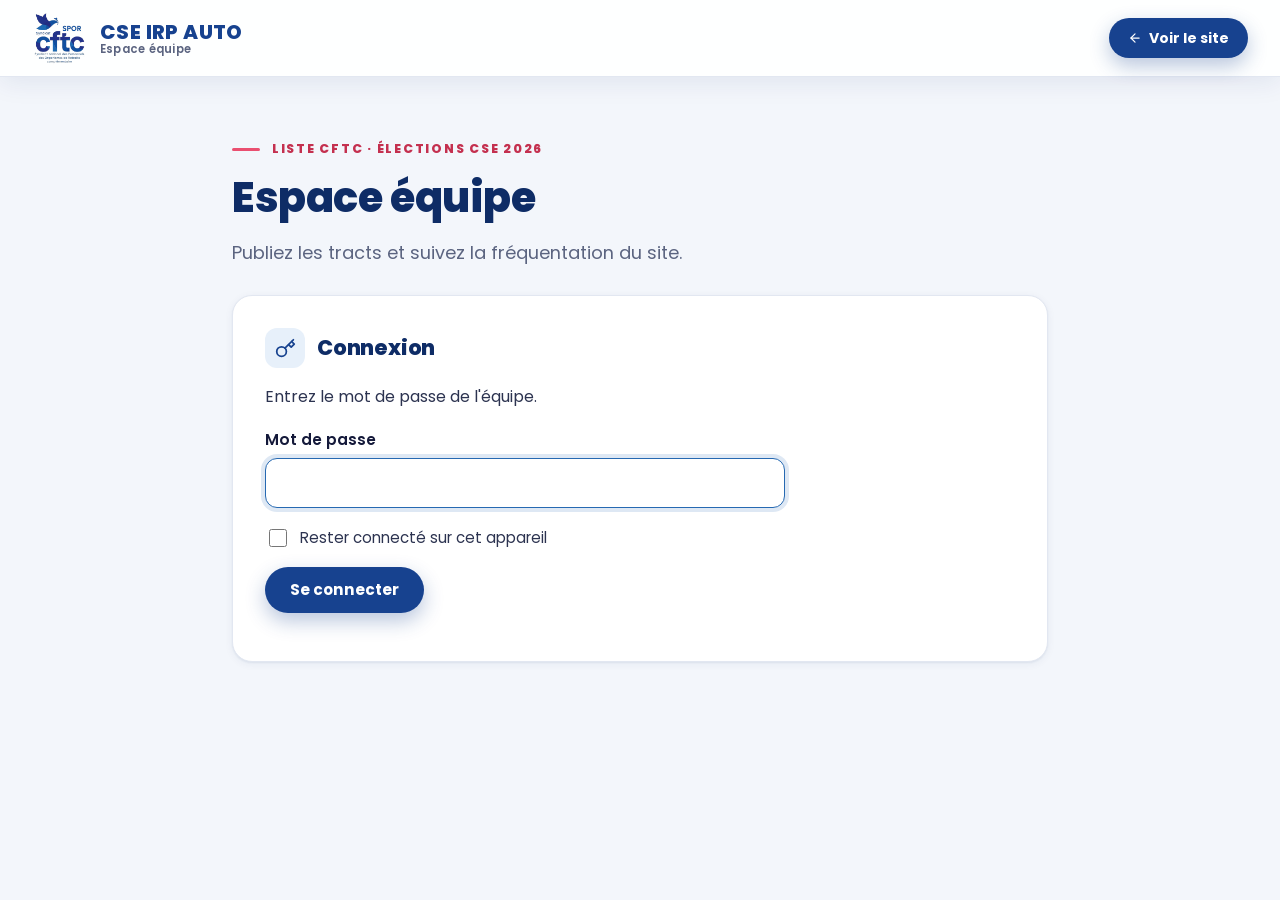
<file: publier.html>
<!doctype html>
<html lang="fr">
<head>
  <meta charset="utf-8">
  <meta name="viewport" content="width=device-width, initial-scale=1">
  <meta name="robots" content="noindex, nofollow">
  <meta name="referrer" content="no-referrer">
  <title>Espace équipe | CFTC IRP AUTO</title>
  <meta name="theme-color" content="#17428f">
  <link rel="icon" type="image/png" href="assets/img/favicon.png">
  <link rel="preconnect" href="https://fonts.googleapis.com">
  <link rel="preconnect" href="https://fonts.gstatic.com" crossorigin>
  <link href="https://fonts.googleapis.com/css2?family=Caveat:wght@500;700&family=Poppins:ital,wght@0,400;0,500;0,600;0,700;0,800;1,400&display=swap" rel="stylesheet">
  <link rel="stylesheet" href="assets/css/style.css?v=14">
  <link rel="stylesheet" href="assets/css/publier.css?v=5">
</head>
<body class="admin">

<svg width="0" height="0" style="position:absolute" aria-hidden="true">
  <defs>
    <symbol id="i-file" viewBox="0 0 24 24"><path d="M14 2H6a2 2 0 0 0-2 2v16a2 2 0 0 0 2 2h12a2 2 0 0 0 2-2V8z"/><path d="M14 2v6h6"/><path d="M16 13H8"/><path d="M16 17H8"/><path d="M10 9H8"/></symbol>
    <symbol id="i-ext" viewBox="0 0 24 24"><path d="M15 3h6v6"/><path d="M10 14 21 3"/><path d="M18 13v6a2 2 0 0 1-2 2H5a2 2 0 0 1-2-2V8a2 2 0 0 1 2-2h6"/></symbol>
    <symbol id="i-video" viewBox="0 0 24 24"><rect x="2" y="6" width="14" height="12" rx="2"/><path d="m16 10.5 6-3.5v10l-6-3.5"/></symbol>
    <symbol id="i-upload" viewBox="0 0 24 24"><path d="M21 15v4a2 2 0 0 1-2 2H5a2 2 0 0 1-2-2v-4"/><path d="m17 8-5-5-5 5"/><path d="M12 3v12"/></symbol>
    <symbol id="i-key" viewBox="0 0 24 24"><circle cx="7.5" cy="15.5" r="5.5"/><path d="m21 2-9.6 9.6"/><path d="m15.5 7.5 3 3L22 7l-3-3"/></symbol>
    <symbol id="i-lock" viewBox="0 0 24 24"><rect x="3" y="11" width="18" height="11" rx="2"/><path d="M7 11V7a5 5 0 0 1 10 0v4"/></symbol>
    <symbol id="i-link" viewBox="0 0 24 24"><path d="M10 13a5 5 0 0 0 7.54.54l3-3a5 5 0 0 0-7.07-7.07l-1.72 1.71"/><path d="M14 11a5 5 0 0 0-7.54-.54l-3 3a5 5 0 0 0 7.07 7.07l1.71-1.71"/></symbol>
    <symbol id="i-copy" viewBox="0 0 24 24"><rect x="9" y="9" width="13" height="13" rx="2"/><path d="M5 15H4a2 2 0 0 1-2-2V4a2 2 0 0 1 2-2h9a2 2 0 0 1 2 2v1"/></symbol>
    <symbol id="i-check" viewBox="0 0 24 24"><path d="M20 6 9 17l-5-5"/></symbol>
    <symbol id="i-alert" viewBox="0 0 24 24"><circle cx="12" cy="12" r="10"/><path d="M12 8v4"/><path d="M12 16h.01"/></symbol>
    <symbol id="i-info" viewBox="0 0 24 24"><circle cx="12" cy="12" r="10"/><path d="M12 16v-4"/><path d="M12 8h.01"/></symbol>
    <symbol id="i-refresh" viewBox="0 0 24 24"><path d="M21 12a9 9 0 1 1-2.64-6.36L21 8"/><path d="M21 3v5h-5"/></symbol>
    <symbol id="i-arrow-left" viewBox="0 0 24 24"><path d="M19 12H5"/><path d="m12 19-7-7 7-7"/></symbol>
    <symbol id="i-chart" viewBox="0 0 24 24"><path d="M3 3v18h18"/><path d="M8 17v-5"/><path d="M13 17V8"/><path d="M18 17v-9"/></symbol>
  </defs>
</svg>

<header class="site-header is-scrolled">
  <div class="container header-inner">
    <a class="brand" href="./" aria-label="Retour au site CFTC IRP AUTO">
      <img src="assets/img/logo-cftc-spor.png" alt="" width="212" height="208">
      <span class="brand-text"><strong>CSE IRP AUTO</strong><span>Espace équipe</span></span>
    </a>
    <a class="btn btn-blue admin-back" href="./"><svg class="i i-sm"><use href="#i-arrow-left"/></svg> Voir le site</a>
  </div>
</header>

<main class="admin-main">
  <div class="container admin-container">

    <header class="admin-head">
      <p class="eyebrow">Liste CFTC · Élections CSE 2026</p>
      <h1>Espace équipe</h1>
      <p class="lead">Publiez les tracts et suivez la fréquentation du site.</p>
    </header>

    <div class="notice" id="notice" role="status" aria-live="polite" hidden></div>

    <!-- ===== Espace pas encore activé / indisponible ===== -->
    <section class="panel" id="locked-panel" hidden aria-labelledby="locked-title">
      <h2 id="locked-title"><span class="panel-ico"><svg class="i"><use href="#i-lock"/></svg></span>Espace équipe</h2>
      <p id="locked-msg">L'espace équipe n'est pas encore activé.</p>
    </section>

    <!-- ===== Connexion par mot de passe ===== -->
    <section class="panel" id="login-panel" hidden aria-labelledby="login-title">
      <h2 id="login-title"><span class="panel-ico"><svg class="i"><use href="#i-key"/></svg></span>Connexion</h2>
      <p>Entrez le mot de passe de l'équipe.</p>
      <form id="login-form" class="login-form">
        <input type="text" name="username" value="Espace équipe CFTC" autocomplete="username" hidden>
        <div class="field">
          <label for="password">Mot de passe</label>
          <input id="password" name="password" type="password" autocomplete="current-password" required>
        </div>
        <label class="check"><input type="checkbox" id="remember"> Rester connecté sur cet appareil</label>
        <p><button class="btn btn-blue" type="submit" id="login-btn">Se connecter</button></p>
      </form>
    </section>

    <!-- ===== Configuration de l'accès (administrateur) ===== -->
    <section class="panel" id="setup-panel" hidden aria-labelledby="setup-title">
      <h2 id="setup-title"><span class="panel-ico panel-ico-teal"><svg class="i"><use href="#i-key"/></svg></span>Mot de passe de l'équipe</h2>
      <div id="setup-step">
        <p>Choisissez le mot de passe qui permettra de publier les tracts. Il remplace immédiatement l'ancien mot de passe.</p>
        <form id="setup-form" class="login-form">
          <input type="text" name="username" value="Espace équipe CFTC" autocomplete="username" hidden>
          <div class="field" id="setup-token-field">
            <label for="setup-token">Clé d'accès GitHub</label>
            <input id="setup-token" type="password" autocomplete="off" spellcheck="false" placeholder="github_pat_…">
            <p class="hint">Uniquement pour l'administrateur du site. Elle est enregistrée sur le site chiffrée avec le mot de passe&nbsp;: sans le mot de passe, personne ne peut la lire.</p>
          </div>
          <div class="field">
            <label for="setup-pass">Nouveau mot de passe de l'équipe</label>
            <input id="setup-pass" type="password" autocomplete="new-password" minlength="12" required>
            <p class="hint">12 caractères minimum. C'est la seule protection de l'espace&nbsp;: prenez une phrase d'au moins 4 mots, facile à retenir mais impossible à deviner (pas de nom, de date ou de «&nbsp;cftc2026&nbsp;»).</p>
          </div>
          <div class="field">
            <label for="setup-pass2">Confirmez le mot de passe</label>
            <input id="setup-pass2" type="password" autocomplete="new-password" minlength="12" required>
          </div>
          <p><button class="btn btn-blue" type="submit" id="setup-btn">Enregistrer le mot de passe</button></p>
        </form>

        <details class="help" id="setup-help">
          <summary>Comment obtenir la clé d'accès GitHub&nbsp;? <span>(à faire une seule fois)</span></summary>
          <ol>
            <li>Connectez-vous à <strong>GitHub</strong> avec le compte qui gère le site, puis ouvrez <a href="https://github.com/settings/personal-access-tokens/new" target="_blank" rel="noopener">la page de création de clé <svg class="i i-sm"><use href="#i-ext"/></svg></a>.</li>
            <li><strong>Token name</strong>&nbsp;: «&nbsp;Tracts CFTC&nbsp;». <strong>Expiration</strong>&nbsp;: choisissez une date après les élections.</li>
            <li><strong>Repository access</strong>&nbsp;: «&nbsp;Only select repositories&nbsp;», puis choisissez <code>elections-cftc-irpauto</code>.</li>
            <li><strong>Permissions</strong> → <strong>Repository permissions</strong> → <strong>Contents</strong>&nbsp;: «&nbsp;Read and write&nbsp;».</li>
            <li>Cliquez sur <strong>Generate token</strong>, copiez la clé (elle commence par <code>github_pat_</code>) et collez-la ci-dessus.</li>
          </ol>
        </details>
      </div>

      <div id="setup-done" hidden>
        <p><strong>C'est prêt.</strong> Le nouveau mot de passe est actif.</p>
        <ul class="setup-tips">
          <li>Pour publier&nbsp;: sur le site, cliquez sur le petit <strong>cadenas en haut à droite</strong>, puis entrez le mot de passe.</li>
          <li>Ne donnez le mot de passe qu'aux personnes qui publient les tracts, de vive voix de préférence.</li>
          <li>Pour le changer&nbsp;: «&nbsp;Changer le mot de passe&nbsp;» dans l'espace équipe. Tous les appareils devront se reconnecter avec le nouveau.</li>
          <li>Pour retirer l'accès à quelqu'un qui connaissait l'ancien mot de passe, remplacez aussi la clé GitHub (supprimez-la sur GitHub, créez-en une nouvelle) avant de choisir le nouveau mot de passe.</li>
        </ul>
        <p><button type="button" class="btn btn-blue" id="go-app">Ouvrir l'espace de publication</button></p>
      </div>
    </section>

    <!-- ===== Espace de publication ===== -->
    <div id="app" hidden>
      <div class="whoami">
        <span><svg class="i i-sm"><use href="#i-check"/></svg> Connecté à <strong>l'espace équipe</strong></span>
        <span class="whoami-actions">
          <button type="button" class="link-btn" id="change-access">Changer le mot de passe</button>
          <button type="button" class="link-btn" id="logout">Se déconnecter</button>
        </span>
      </div>

      <div class="tabs" role="tablist" aria-label="Rubriques de l'espace équipe">
        <button type="button" class="tab is-active" role="tab" id="tab-btn-tracts" aria-controls="tab-tracts" aria-selected="true"><svg class="i i-sm"><use href="#i-file"/></svg> Tracts</button>
        <button type="button" class="tab" role="tab" id="tab-btn-stats" aria-controls="tab-stats" aria-selected="false" tabindex="-1"><svg class="i i-sm"><use href="#i-chart"/></svg> Statistiques<span class="tab-long"> du site</span></button>
      </div>

      <div id="tab-tracts" role="tabpanel" aria-labelledby="tab-btn-tracts">
      <section class="panel" aria-labelledby="new-title">
        <p class="panel-intro">Ajoutez un tract (PDF ou image), avec ou sans vidéo&nbsp;: il apparaît automatiquement dans la rubrique «&nbsp;Nos tracts &amp; vidéos&nbsp;» du site, en général en moins de deux minutes.</p>
        <h2 id="new-title"><span class="panel-ico panel-ico-pink"><svg class="i"><use href="#i-upload"/></svg></span>Nouveau tract</h2>
        <form id="tract-form" novalidate>
          <div class="field-grid">
            <div class="field">
              <label for="titre">Titre du tract <span class="req">*</span></label>
              <input id="titre" type="text" maxlength="120" required placeholder="Ex. : NAO 2027 : nos revendications">
            </div>
            <div class="field">
              <label for="date">Date <span class="req">*</span></label>
              <input id="date" type="date" required>
            </div>
          </div>
          <div class="field">
            <label for="resume">Résumé <span class="opt">(facultatif, 2 ou 3 lignes)</span></label>
            <textarea id="resume" rows="3" maxlength="300" placeholder="Ce que les salariés doivent retenir de ce tract…"></textarea>
            <p class="hint"><span id="resume-count">0</span>/300 caractères</p>
          </div>
          <div class="field">
            <span class="label" id="file-label">Fichier du tract <span class="req">*</span> <span class="opt">(sauf pour une vidéo seule)</span></span>
            <label class="dropzone" id="dropzone">
              <input id="fichier" type="file" accept="application/pdf,image/jpeg,image/png,image/webp" aria-labelledby="file-label">
              <span class="dz-empty" id="dz-empty">
                <svg class="i"><use href="#i-upload"/></svg>
                <strong>Glissez le fichier ici ou cliquez pour le choisir</strong>
                <span>PDF, JPG ou PNG · 20&nbsp;Mo maximum</span>
              </span>
              <span class="dz-file" id="dz-file" hidden>
                <span class="dz-thumb"><img id="thumb" alt="Aperçu de la première page" hidden><svg class="i" id="thumb-ico"><use href="#i-file"/></svg></span>
                <span class="dz-meta"><strong id="file-name"></strong><span id="file-info"></span><span class="dz-change">Changer de fichier</span></span>
              </span>
            </label>
          </div>
          <div class="field">
            <span class="label" id="video-label">Vidéo <span class="opt">(facultatif)</span></span>
            <label class="dropzone" id="video-dropzone">
              <input id="video" type="file" accept="video/mp4,video/quicktime,video/webm,video/x-m4v,.mp4,.mov,.m4v,.webm" aria-labelledby="video-label" aria-describedby="video-hint">
              <span class="dz-empty" id="vdz-empty">
                <svg class="i"><use href="#i-video"/></svg>
                <strong>Ajoutez une vidéo qui accompagne le tract</strong>
                <span>MP4 de préférence · 50&nbsp;Mo maximum</span>
              </span>
              <span class="dz-file" id="vdz-file" hidden>
                <span class="dz-thumb dz-thumb-video"><img id="vthumb" alt="Image de la vidéo" hidden><svg class="i" id="vthumb-ico"><use href="#i-video"/></svg></span>
                <span class="dz-meta"><strong id="video-name"></strong><span id="video-info"></span><span class="dz-change">Changer de vidéo</span></span>
              </span>
            </label>
            <p class="hint" id="video-hint">Elle s'affiche sur le site sous le tract, ou seule si vous ne mettez pas de fichier. Vidéo trop lourde&nbsp;? Envoyez-la-vous par WhatsApp puis enregistrez-la&nbsp;: elle sera allégée.
              <button type="button" class="link-btn" id="video-remove" hidden>Retirer la vidéo</button></p>
          </div>
          <div class="form-actions">
            <button class="btn btn-pink" type="submit" id="publish-btn"><svg class="i i-sm"><use href="#i-upload"/></svg> Publier le tract</button>
          </div>
        </form>
      </section>

      <section class="panel" aria-labelledby="list-title">
        <div class="panel-head">
          <h2 id="list-title"><span class="panel-ico panel-ico-teal"><svg class="i"><use href="#i-file"/></svg></span>Tracts publiés</h2>
          <button type="button" class="link-btn" id="refresh"><svg class="i i-sm"><use href="#i-refresh"/></svg> Actualiser</button>
        </div>
        <ul class="admin-list" id="admin-list"></ul>
      </section>
      </div>

      <!-- ===== Statistiques du site (GoatCounter) ===== -->
      <div id="tab-stats" role="tabpanel" aria-labelledby="tab-btn-stats" hidden>
        <div class="notice notice-info" id="stats-msg" role="status" aria-live="polite" hidden></div>

        <section class="panel" id="stats-setup" hidden aria-labelledby="stats-setup-title">
          <h2 id="stats-setup-title"><span class="panel-ico panel-ico-teal"><svg class="i"><use href="#i-chart"/></svg></span>Connecter les statistiques</h2>
          <p>Le site mesure sa fréquentation avec <strong>GoatCounter</strong>&nbsp;: un service gratuit, anonyme et sans cookie. Pour afficher les chiffres ici, collez une seule fois la clé d'accès GoatCounter.</p>
          <form id="stats-form" class="login-form" novalidate>
            <input type="text" name="username" value="Statistiques CFTC" autocomplete="username" hidden>
            <div class="field">
              <label for="stats-key">Clé API GoatCounter</label>
              <input id="stats-key" type="password" autocomplete="off" spellcheck="false" required>
              <p class="hint">Elle est enregistrée sur le site chiffrée&nbsp;: seules les personnes connectées à l'espace équipe peuvent l'utiliser.</p>
            </div>
            <p><button class="btn btn-blue" type="submit" id="stats-save">Enregistrer et afficher les statistiques</button></p>
          </form>
          <details class="help" id="stats-help" open>
            <summary>Comment obtenir la clé GoatCounter&nbsp;? <span>(à faire une seule fois)</span></summary>
            <ol>
              <li>Créez le compte sur <a href="https://www.goatcounter.com/signup" target="_blank" rel="noopener">goatcounter.com/signup <svg class="i i-sm"><use href="#i-ext"/></svg></a>&nbsp;: <strong>Code</strong>&nbsp;: <code>sporcftcirpauto</code> (exactement), puis votre e-mail et un mot de passe.</li>
              <li>Dans <strong>Settings</strong>, choisissez le fuseau horaire <strong>Europe/Paris</strong> (champ <em>Timezone</em>) et enregistrez avec <strong>Save</strong>.</li>
              <li>Ouvrez le menu en haut à droite (votre e-mail) → <strong>API</strong> → <strong>New API key</strong>&nbsp;: donnez-lui un nom, cochez seulement <strong>Read statistics</strong>, puis créez la clé.</li>
              <li>Copiez la clé et collez-la ci-dessus.</li>
            </ol>
          </details>
        </section>

        <div id="stats-dash" hidden>
          <div class="stats-toolbar">
            <div class="seg" role="group" aria-label="Période affichée">
              <button type="button" class="seg-btn" data-period="jour" aria-pressed="false">Aujourd'hui</button>
              <button type="button" class="seg-btn is-active" data-period="7j" aria-pressed="true">7 jours</button>
              <button type="button" class="seg-btn" data-period="30j" aria-pressed="false">30 jours</button>
              <button type="button" class="seg-btn" data-period="tout" aria-pressed="false">Depuis le début</button>
            </div>
            <span class="stats-updated" id="stats-updated"></span>
            <button type="button" class="link-btn" id="stats-refresh"><svg class="i i-sm"><use href="#i-refresh"/></svg> Actualiser</button>
          </div>

          <div class="stats-tiles" id="stats-tiles"></div>

          <section class="panel" aria-labelledby="stats-chart-title">
            <h2 id="stats-chart-title" class="stats-h">Visiteurs par jour</h2>
            <div class="vchart" id="stats-chart"></div>
          </section>

          <div class="stats-grid">
            <section class="panel" aria-labelledby="st-clicks"><h2 id="st-clicks" class="stats-h">Vidéo, documents et boutons</h2><div id="stats-clicks"></div></section>
            <section class="panel" aria-labelledby="st-sections"><h2 id="st-sections" class="stats-h">Parties du site lues</h2><div id="stats-sections"></div></section>
            <section class="panel" aria-labelledby="st-time"><h2 id="st-time" class="stats-h">Temps passé sur le site</h2><div id="stats-time"></div></section>
            <section class="panel" aria-labelledby="st-refs"><h2 id="st-refs" class="stats-h">D'où viennent les visiteurs</h2><div id="stats-refs"></div></section>
            <section class="panel" aria-labelledby="st-devices"><h2 id="st-devices" class="stats-h">Appareils utilisés</h2><div id="stats-devices"></div></section>
          </div>

          <div class="stats-foot">
            <p>Chiffres anonymes, sans cookie&nbsp;: un visiteur correspond à un appareil sur une journée. Les visites de l'équipe comptent aussi, sauf sur les appareils exclus ci-dessous.</p>
            <label class="check"><input type="checkbox" id="stats-skip"> Ne pas compter mes visites sur cet appareil et ce navigateur</label>
            <p class="stats-links">
              <a href="https://sporcftcirpauto.goatcounter.com" target="_blank" rel="noopener">Ouvrir GoatCounter <svg class="i i-sm"><use href="#i-ext"/></svg></a>
              <button type="button" class="link-btn" id="stats-change">Changer la clé GoatCounter</button>
            </p>
          </div>
        </div>
      </div>
    </div>

  </div>
</main>

<script src="assets/js/publier.js?v=7" defer></script>
<script src="assets/js/stats.js?v=3" defer></script>
</body>
</html>
</file>
<file: assets/css/style.css>
/* =========================================================
   CFTC IRP AUTO – Élections CSE 2026
   Charte : bleu CFTC, rose, jaune, vert (profession de foi)
   ========================================================= */

:root {
  color-scheme: light;

  --blue: #17428f;
  --blue-deep: #0e2c66;
  --blue-night: #0a2150;
  --blue-mid: #2669b2;
  --pink: #ea4f70;
  --yellow: #fbbb1d;
  --teal: #00b0a0;

  /* variantes lisibles sur fond clair */
  --pink-ink: #c4304f;
  --teal-ink: #00796d;
  --yellow-ink: #8f5f00;
  --blue-ink: #1d5aa3;

  --pink-soft: #fdecf0;
  --teal-soft: #e2f6f3;
  --yellow-soft: #fff5d9;
  --blue-soft: #e7f0fa;

  --ink: #14193a;
  --text: #2c3350;
  --muted: #5b6480;
  --line: #e2e7f1;
  --bg: #ffffff;
  --bg-soft: #f3f6fb;

  --radius: 18px;
  --radius-sm: 12px;
  --shadow-sm: 0 1px 2px rgba(14, 44, 102, .06), 0 2px 8px rgba(14, 44, 102, .06);
  --shadow: 0 2px 6px rgba(14, 44, 102, .06), 0 12px 32px rgba(14, 44, 102, .10);
  --shadow-lg: 0 24px 60px rgba(14, 44, 102, .18);

  --font: "Poppins", system-ui, -apple-system, "Segoe UI", Roboto, Arial, sans-serif;
  --script: "Caveat", "Segoe Print", cursive;

  --header-h: 76px;
  --container: 1200px;
  --gutter: clamp(16px, 4vw, 32px);
}

*, *::before, *::after { box-sizing: border-box; }

html { scroll-behavior: smooth; scroll-padding-top: calc(var(--header-h) + 12px); -webkit-text-size-adjust: 100%; }
@media (prefers-reduced-motion: reduce) { html { scroll-behavior: auto; } }

body {
  margin: 0;
  font-family: var(--font);
  font-size: 16px;
  line-height: 1.65;
  color: var(--text);
  background: var(--bg);
  -webkit-font-smoothing: antialiased;
  overflow-x: hidden;
}

img { max-width: 100%; height: auto; display: block; }
a { color: inherit; }
h1, h2, h3 { color: var(--ink); line-height: 1.15; margin: 0; font-weight: 800; letter-spacing: -.01em; text-wrap: balance; }
p { margin: 0 0 1em; }
ul, ol { margin: 0; padding: 0; list-style: none; }
strong, b { font-weight: 700; }

.i { width: 1.25em; height: 1.25em; fill: none; stroke: currentColor; stroke-width: 2; stroke-linecap: round; stroke-linejoin: round; flex: none; }
.i-sm { width: 1em; height: 1em; vertical-align: -.12em; }

[hidden] { display: none !important; }
.container { width: 100%; max-width: var(--container); margin-inline: auto; padding-inline: var(--gutter); }
.center { text-align: center; }
.sr-only { position: absolute; width: 1px; height: 1px; padding: 0; margin: -1px; overflow: hidden; clip: rect(0 0 0 0); white-space: nowrap; border: 0; }

.skip-link { position: absolute; left: 12px; top: -60px; z-index: 100; background: var(--blue); color: #fff; padding: 10px 16px; border-radius: 10px; text-decoration: none; font-weight: 600; }
.skip-link:focus { top: 12px; }

:focus-visible { outline: 3px solid var(--yellow); outline-offset: 3px; border-radius: 6px; }

.script { font-family: var(--script); font-style: normal; font-weight: 500; font-size: 1.22em; line-height: .8; letter-spacing: 0; margin-right: .1em; }

/* ---------- Boutons ---------- */
.btn {
  display: inline-flex; align-items: center; justify-content: center; gap: .5em;
  padding: .8em 1.5em; border-radius: 999px;
  font-family: inherit; font-weight: 700; font-size: .95rem; text-decoration: none; line-height: 1.2;
  border: 2px solid transparent; cursor: pointer;
  transition: transform .2s ease, box-shadow .2s ease, background-color .2s ease, color .2s ease;
}
.btn:hover { transform: translateY(-2px); }
.btn-pink { background: var(--pink); color: #fff; box-shadow: 0 8px 20px rgba(234, 79, 112, .35); }
.btn-pink:hover { background: #dd3d60; box-shadow: 0 12px 26px rgba(234, 79, 112, .45); }
.btn-blue { background: var(--blue); color: #fff; box-shadow: 0 8px 20px rgba(23, 66, 143, .3); }
.btn-blue:hover { background: var(--blue-deep); }
.btn-teal { background: var(--teal-ink); color: #fff; box-shadow: 0 8px 20px rgba(0, 121, 109, .3); }
.btn-teal:hover { background: #00665c; box-shadow: 0 12px 26px rgba(0, 121, 109, .42); }
.btn-white { background: #fff; color: var(--blue); box-shadow: 0 10px 26px rgba(0, 0, 0, .25); }
.btn-ghost { background: transparent; color: #fff; border-color: rgba(255, 255, 255, .55); }
.btn-ghost:hover { background: rgba(255, 255, 255, .1); border-color: #fff; }

.pill { display: inline-block; padding: .38em 1em; border-radius: 6px; font-weight: 800; font-size: .82rem; letter-spacing: .06em; text-transform: uppercase; }
.pill-pink { background: var(--pink); color: #fff; }

/* =========================================================
   En-tête
   ========================================================= */
.site-header {
  position: sticky; top: 0; z-index: 50;
  background: rgba(255, 255, 255, .92);
  backdrop-filter: saturate(160%) blur(12px);
  -webkit-backdrop-filter: saturate(160%) blur(12px);
  border-bottom: 1px solid transparent;
  transition: box-shadow .25s ease, border-color .25s ease;
}
.site-header.is-scrolled { box-shadow: 0 6px 24px rgba(14, 44, 102, .08); border-color: var(--line); }
.header-inner { display: flex; align-items: center; gap: 24px; height: var(--header-h); }

.brand { display: flex; align-items: center; gap: 12px; text-decoration: none; flex: none; }
.brand img { width: 56px; height: auto; }
.brand-text { display: flex; flex-direction: column; line-height: 1.1; }
.brand-text strong { font-size: 1.25rem; color: var(--blue); font-weight: 800; letter-spacing: .02em; }
.brand-text span { font-size: .72rem; color: var(--muted); font-weight: 600; letter-spacing: .02em; }

.main-nav { display: flex; align-items: center; gap: 4px; margin-left: auto; }
.main-nav a:not(.btn) {
  position: relative; text-decoration: none; font-weight: 600; font-size: .9rem; color: var(--ink);
  padding: 8px 12px; border-radius: 8px; white-space: nowrap; transition: color .2s ease, background-color .2s ease;
}
.main-nav a:not(.btn):hover { color: var(--blue); background: var(--bg-soft); }
.main-nav a:not(.btn).is-active { color: var(--blue); }
.main-nav a:not(.btn).is-active::after {
  content: ""; position: absolute; left: 12px; right: 12px; bottom: 2px; height: 3px; border-radius: 3px; background: var(--pink);
}
.nav-cta-mobile { display: none; }
.header-cta { flex: none; padding: .7em 1.3em; }

.burger { display: none; margin-left: auto; width: 44px; height: 44px; border: 0; border-radius: 12px; background: var(--bg-soft); color: var(--blue); cursor: pointer; align-items: center; justify-content: center; }
.burger .i { width: 24px; height: 24px; }

/* Bouton discret de connexion à l'espace équipe (tracts) */
.header-login {
  display: inline-flex; align-items: center; justify-content: center; flex: none;
  width: 36px; height: 36px; border-radius: 50%; border: 1px solid var(--line);
  color: var(--muted); text-decoration: none;
  transition: color .2s ease, background-color .2s ease, border-color .2s ease;
}
.header-login .i { width: 16px; height: 16px; }
.header-login:hover { color: var(--blue); background: var(--bg-soft); border-color: #c9d6ec; }

/* Menu en ligne (6 liens + 2 boutons) : en-tête un peu plus large que le contenu, format compact */
.site-header .container { max-width: 1400px; }
@media (min-width: 1420px) {
  .header-inner { gap: 14px; }
  .brand-text strong { font-size: 1.12rem; }
  .brand-text span { display: none; }
  .main-nav a:not(.btn) { padding: 8px 6px; font-size: .86rem; }
  .header-cta { padding: .68em 1.05em; font-size: .88rem; }  /* « Entrez dans l'histoire » et « Vos questions » */
  .header-cta + .header-cta { margin-left: -6px; }
  .header-login { margin-left: -4px; }
}
/* Menu « burger » dès que les 6 liens et les 2 boutons ne tiennent plus sur une ligne */
@media (max-width: 1419px) {
  .header-cta { margin-left: auto; }
  .header-cta + .header-cta { margin-left: -12px; }
  .burger { display: inline-flex; margin-left: 0; }
  .main-nav {
    position: absolute; top: var(--header-h); left: 0; right: 0;
    flex-direction: column; align-items: stretch; gap: 2px;
    background: #fff; padding: 12px var(--gutter) 20px;
    border-bottom: 1px solid var(--line); box-shadow: 0 18px 30px rgba(14, 44, 102, .12);
    transform: translateY(-8px); opacity: 0; visibility: hidden; pointer-events: none;
    transition: opacity .2s ease, transform .2s ease, visibility .2s;
  }
  .main-nav.is-open { transform: none; opacity: 1; visibility: visible; pointer-events: auto; }
  .main-nav a:not(.btn) { padding: 12px 10px; font-size: 1rem; }
  .main-nav a:not(.btn).is-active::after { left: 10px; right: auto; width: 28px; bottom: 6px; }
}
@media (max-width: 960px) {
  :root { --header-h: 66px; }
  .brand img { width: 46px; }
  .header-cta { display: none; }
  .header-login { margin-left: auto; }
  .nav-cta-mobile { display: inline-flex; margin-top: 10px; }
  .nav-cta-mobile + .nav-cta-mobile { margin-top: 8px; }
}
/* Très petits téléphones (320–370 px) : logo, cadenas et menu tiennent sur la ligne */
@media (max-width: 374px) {
  .header-inner { gap: 12px; }
  .brand { gap: 8px; }
  .brand img { width: 38px; }
  .brand-text strong { font-size: 1.08rem; }
  .brand-text span { font-size: .66rem; }
}

/* =========================================================
   Accueil
   ========================================================= */
.hero {
  position: relative; isolation: isolate; overflow: hidden; color: #fff;
  background:
    radial-gradient(900px 500px at 15% 10%, rgba(38, 105, 178, .55), transparent 70%),
    linear-gradient(165deg, #1b4ea6 0%, var(--blue) 45%, var(--blue-deep) 100%);
}
.hero-bg { position: absolute; inset: 0; z-index: -1; }
.hero-bg img { width: 100%; height: 100%; object-fit: cover; object-position: center 30%; opacity: .22; mix-blend-mode: luminosity; }
.hero-bg::after { content: ""; position: absolute; inset: 0; background: linear-gradient(90deg, rgba(14, 44, 102, .85) 0%, rgba(14, 44, 102, .35) 55%, rgba(14, 44, 102, 0) 100%); }

.hero-inner { position: relative; display: grid; grid-template-columns: minmax(0, 1fr); min-height: 600px; }
.hero-text { position: relative; z-index: 2; max-width: 610px; padding: clamp(36px, 6vw, 72px) 0 clamp(40px, 6vw, 72px); }

.hero-badges { display: flex; flex-wrap: wrap; align-items: center; gap: 10px 14px; margin-bottom: 22px; }
.hero-date { display: inline-flex; align-items: center; gap: 8px; font-weight: 700; font-size: .95rem; letter-spacing: .02em; text-transform: uppercase; color: #fff; }
.hero-date .i { color: var(--yellow); }

.hero h1 { color: #fff; font-size: clamp(1.6rem, 2.85vw, 2.6rem); line-height: 1.16; font-weight: 800; letter-spacing: -.015em; text-wrap: pretty; }
.hero h1 .script { color: #fff; font-weight: 500; }
.hl-y { color: var(--yellow); }
.circled { position: relative; display: inline-block; padding: 0 .18em; }
.circled::before {
  content: ""; position: absolute; inset: -.08em -.06em -.04em; border: 3px solid var(--yellow);
  border-radius: 50%; transform: rotate(-4deg); pointer-events: none;
}

.hero-slogan { margin: 22px 0 26px; }
.hero-slogan span {
  display: inline-block; background: #fff; color: var(--blue); font-weight: 800;
  font-size: clamp(1.55rem, 3.1vw, 2.9rem); line-height: 1.1; padding: .18em .5em .22em; white-space: nowrap;
  border-radius: 6px; transform: rotate(-2deg); box-shadow: 0 14px 30px rgba(0, 0, 0, .25);
}
.hero-tags { display: flex; flex-wrap: wrap; gap: 8px 20px; font-size: .92rem; font-weight: 600; color: rgba(255, 255, 255, .92); }
.hero-tags li { display: inline-flex; align-items: center; gap: 8px; }
.hero-tags li::before { content: ""; width: 8px; height: 8px; border-radius: 50%; background: var(--yellow); }

.hero-photo { position: relative; z-index: 1; margin-inline: calc(var(--gutter) * -1); }
.hero-photo img { width: 100%; height: auto; }

.hero-band { position: relative; z-index: 3; background: var(--blue-night); text-align: center; padding: 16px var(--gutter) 18px; box-shadow: 0 -10px 30px rgba(0, 0, 0, .2); }
.hero-band p { margin: 0; color: #fff; font-weight: 800; font-size: clamp(1.6rem, 3.2vw, 2.4rem); line-height: 1.2; }
.hero-band .script { color: var(--yellow); position: relative; display: inline-block; padding: 0 .08em; }
.hero-band .script::after { content: ""; position: absolute; left: 0; right: 0; bottom: -.08em; height: 3px; background: var(--yellow); border-radius: 3px; transform: rotate(-1.5deg); }

/* Ordinateur : l'accueil tient dans la hauteur de l'écran, texte et photo côte à côte */
@media (min-width: 961px) {
  .hero { display: flex; flex-direction: column; height: clamp(540px, calc(100vh - var(--header-h)), 860px); }
  .hero-inner {
    flex: 1 1 auto; min-height: 0; max-width: 1280px;
    grid-template-columns: minmax(0, 1fr) minmax(0, 1.05fr); grid-template-rows: minmax(0, 1fr);
    column-gap: clamp(24px, 3vw, 56px);
  }
  .hero-text { max-width: 600px; align-self: center; padding: 28px 0 32px; }
  .hero-badges { margin-bottom: min(22px, 2.4vh); }
  .hero h1 { font-size: clamp(1.5rem, min(2.5vw, 4.1vh), 2.6rem); }
  .hero-slogan { margin: min(22px, 2.4vh) 0 min(24px, 2.6vh); }
  .hero-slogan span { font-size: clamp(1.45rem, min(2.9vw, 5vh), 2.7rem); }
  .hero-photo {
    grid-column: 2; position: relative; align-self: stretch; justify-self: start; height: 100%; margin: 0;
    /* assez large pour montrer toute l'équipe, même sur un écran haut */
    width: max(100%, calc((min(100vh - var(--header-h), 860px) - 80px) * 0.944));
    -webkit-mask-image: linear-gradient(90deg, transparent 0, #000 7%, #000 93%, transparent 100%);
            mask-image: linear-gradient(90deg, transparent 0, #000 7%, #000 93%, transparent 100%);
  }
  .hero-photo img { position: absolute; inset: 0; width: 100%; height: 100%; object-fit: cover; object-position: 50% 0; }
  .hero-band { flex: none; }
}
/* Tablette et mobile : texte puis photo recadrée sur les visages */
@media (max-width: 960px) {
  .hero-bg::after { background: linear-gradient(180deg, rgba(14, 44, 102, .85) 0%, rgba(14, 44, 102, .3) 70%); }
  .hero-text { padding-bottom: 8px; }
  .hero-photo { margin-top: -10px; width: calc(100% + var(--gutter) * 2); aspect-ratio: 1190 / 1010; overflow: hidden; }
  .hero-photo img { width: 100%; height: 100%; object-fit: cover; object-position: 50% 0; }
}

/* =========================================================
   Compte à rebours (affiché du 23 novembre au 25 novembre, 16h00)
   ========================================================= */
.countdown-band { position: relative; color: #fff; background: linear-gradient(100deg, #b52947 0%, var(--pink-ink) 50%, #cf3858 100%); }
.countdown-inner { display: flex; align-items: center; justify-content: center; flex-wrap: wrap; gap: 10px 26px; padding-block: 14px; }
.countdown-title { display: inline-flex; align-items: center; gap: 10px; margin: 0; font-weight: 800; font-size: clamp(1.1rem, 1.8vw, 1.35rem); line-height: 1.2; }
.countdown-dot { flex: none; width: 12px; height: 12px; border-radius: 50%; background: var(--yellow); animation: cd-pulse 1.6s ease-out infinite; }
@keyframes cd-pulse { 0% { box-shadow: 0 0 0 0 rgba(251, 187, 29, .75); } 100% { box-shadow: 0 0 0 12px rgba(251, 187, 29, 0); } }
@media (prefers-reduced-motion: reduce) { .countdown-dot { animation: none; } }
.countdown-clock { display: flex; gap: 10px; margin: 0; }
.countdown-clock span { display: flex; flex-direction: column; align-items: center; min-width: 76px; padding: 8px 10px 7px; background: #fff; border-radius: 12px; box-shadow: 0 8px 18px rgba(90, 8, 30, .28); }
.countdown-clock b { font-size: clamp(1.9rem, 3.4vw, 2.5rem); line-height: 1; font-weight: 800; color: var(--blue-deep); font-variant-numeric: tabular-nums; }
.countdown-clock small { margin-top: 4px; font-size: .68rem; font-weight: 800; letter-spacing: .08em; text-transform: uppercase; color: var(--pink-ink); }
.countdown-sub { margin: 0; max-width: 250px; font-size: .98rem; line-height: 1.35; }
.countdown-sub strong { color: #fff; }
.countdown-btn { padding: .65em 1.2em; font-size: .9rem; color: var(--pink-ink); }
@media (max-width: 960px) {
  .countdown-inner { flex-direction: column; gap: 10px; padding-block: 16px 18px; text-align: center; }
  .countdown-sub { max-width: none; }
}
@media (max-width: 374px) { .countdown-clock span { min-width: 68px; } }
/* Pendant le vote, l'accueil laisse la place au bandeau sur ordinateur */
@media (min-width: 961px) { .cd-on .hero { height: clamp(500px, calc(100vh - var(--header-h) - 96px), 860px); } }

/* =========================================================
   Accès rapides
   ========================================================= */
.quick { background: var(--bg-soft); padding: 36px 0 44px; }
.quick-grid { display: flex; flex-wrap: wrap; justify-content: center; gap: 12px; }
.quick-card {
  position: relative; flex: 0 1 calc((100% - 5 * 12px) / 6);
  display: flex; flex-direction: column; align-items: flex-start; gap: 14px; padding: 20px 14px 18px; text-decoration: none;
  background: #fff; border-radius: var(--radius); box-shadow: var(--shadow-sm); border: 1px solid var(--line);
  transition: transform .2s ease, box-shadow .2s ease, border-color .2s ease;
}
.quick-card .quick-arrow { position: absolute; top: 22px; right: 18px; }
.quick-card:hover { transform: translateY(-3px); box-shadow: var(--shadow); border-color: color-mix(in srgb, var(--c) 40%, var(--line)); }
.quick-ico { display: grid; place-items: center; width: 52px; height: 52px; border-radius: 50%; background: var(--c); color: #fff; flex: none; box-shadow: 0 8px 18px color-mix(in srgb, var(--c) 40%, transparent); }
.quick-ico .i { width: 24px; height: 24px; }
.quick-txt { display: flex; flex-direction: column; min-width: 0; }
.quick-txt strong { color: var(--ink); font-size: .96rem; line-height: 1.25; }
.quick-txt span { color: var(--muted); font-size: .84rem; line-height: 1.35; margin-top: 2px; }
.quick-arrow { margin-left: auto; color: var(--pink); transition: transform .2s ease; }
.quick-card:hover .quick-arrow { transform: translateX(4px); }

.doc-grid { display: flex; justify-content: center; flex-wrap: wrap; gap: 16px; margin-top: 18px; }
.doc-btn {
  display: flex; align-items: center; gap: 16px; min-width: min(100%, 340px); padding: 16px 26px;
  border-radius: var(--radius); text-decoration: none; color: #fff; box-shadow: var(--shadow);
  transition: transform .2s ease, box-shadow .2s ease;
}
.doc-btn:hover { transform: translateY(-3px); box-shadow: var(--shadow-lg); }
.doc-btn > .i { width: 28px; height: 28px; opacity: .9; }
.doc-btn > span { display: flex; flex-direction: column; line-height: 1.3; }
.doc-btn strong { font-size: 1.05rem; }
.doc-btn > span > span { font-size: .84rem; opacity: .85; }
.doc-pink { background: linear-gradient(135deg, #ef5f7d, #d93a5d); }
.doc-blue { background: linear-gradient(135deg, var(--blue), var(--blue-night)); }
.doc-teal { background: linear-gradient(135deg, var(--teal-ink), #00544c); }

/* Les 3 boutons (profession de foi, candidats, vidéo) restent sur une ligne jusqu'à ~1000 px */
@media (max-width: 1160px) { .doc-btn { min-width: min(100%, 300px); padding: 16px 22px; gap: 14px; } }
/* 6 cartes : une ligne sur grand écran, 3 + 3 en dessous de 1200 px, une colonne sur mobile */
@media (max-width: 1199px) {
  .quick-grid { gap: 16px; }
  .quick-card { flex-basis: calc((100% - 2 * 16px) / 3); padding: 20px 18px 18px; }
  .quick-txt strong { font-size: 1.02rem; }
}
@media (max-width: 600px) {
  .quick-grid { gap: 10px; }
  .quick-card { flex-basis: 100%; flex-direction: row; align-items: center; padding: 14px; }
  .quick-card .quick-arrow { position: static; }
  .quick-ico { width: 46px; height: 46px; }
  .doc-btn { width: 100%; }
}

/* =========================================================
   Sections génériques
   ========================================================= */
.section { position: relative; padding: clamp(64px, 9vw, 110px) 0; }
.section-soft { background: var(--bg-soft); }
.pattern { isolation: isolate; }
.pattern::before {
  content: ""; position: absolute; inset: 0; z-index: -1; pointer-events: none; opacity: .9;
  background-image: url("data:image/svg+xml,%3Csvg xmlns='http://www.w3.org/2000/svg' width='420' height='420' viewBox='0 0 420 420'%3E%3Cg fill='none' stroke='%23e6ebf5' stroke-width='14' stroke-linecap='round'%3E%3Cpath d='M30 70c40-36 96-8 82 46'/%3E%3Cpath d='M300 40c-26 44 14 84 70 62'/%3E%3Cpath d='M150 250c32 34 92 22 104-26'/%3E%3Cpath d='M330 300c22 34 8 70-24 92'/%3E%3Cpath d='M40 360c22-24 60-24 72 0'/%3E%3C/g%3E%3Cg fill='%23e6ebf5'%3E%3Ccircle cx='210' cy='130' r='9'/%3E%3Ccircle cx='60' cy='220' r='7'/%3E%3Ccircle cx='390' cy='200' r='8'/%3E%3C/g%3E%3C/svg%3E");
  background-size: 420px 420px;
}
.section-soft.pattern::before { opacity: .7; }

.section-head { max-width: 780px; margin-bottom: clamp(32px, 5vw, 52px); }
.section-head.center { margin-inline: auto; }
.section h2 { font-size: clamp(1.85rem, 3.6vw, 2.7rem); color: var(--blue-deep); }
.section h2 .script { color: var(--pink); font-size: 1.3em; }
.lead { font-size: clamp(1.02rem, 1.4vw, 1.14rem); color: var(--muted); margin-top: 16px; margin-bottom: 0; }

.eyebrow { display: inline-flex; align-items: center; gap: 12px; margin: 0 0 14px; font-size: .78rem; font-weight: 800; letter-spacing: .14em; text-transform: uppercase; color: var(--pink-ink); }
.eyebrow::before { content: ""; width: 28px; height: 3px; border-radius: 3px; background: var(--pink); }
.center .eyebrow, .eyebrow.center { justify-content: center; }
.eyebrow.center::after, .center > .eyebrow::after { content: ""; width: 28px; height: 3px; border-radius: 3px; background: var(--pink); }
.eyebrow-light { color: #fff; }
.eyebrow-light::before, .eyebrow-light::after { background: var(--yellow) !important; }

.u-yellow, .u-pink, .u-teal { background-repeat: no-repeat; background-size: 100% .32em; background-position: 0 92%; padding: 0 .06em; }
.u-yellow { background-image: linear-gradient(rgba(251, 187, 29, .55), rgba(251, 187, 29, .55)); }
.u-pink { background-image: linear-gradient(rgba(234, 79, 112, .35), rgba(234, 79, 112, .35)); }
.u-teal { background-image: linear-gradient(rgba(0, 176, 160, .32), rgba(0, 176, 160, .32)); }

/* Apparition au défilement */
.js .reveal { opacity: 0; transform: translateY(22px); transition: opacity .7s ease, transform .7s cubic-bezier(.2, .7, .2, 1); }
.js .reveal.is-visible { opacity: 1; transform: none; }
@media (prefers-reduced-motion: reduce) { .js .reveal { opacity: 1; transform: none; transition: none; } }

/* =========================================================
   Nos tracts & vidéos
   ========================================================= */
.tracts { display: grid; grid-template-columns: repeat(3, minmax(0, 1fr)); gap: 24px; }
.tract {
  display: flex; flex-direction: column; background: #fff; border: 1px solid var(--line); border-radius: var(--radius);
  overflow: hidden; box-shadow: var(--shadow-sm); transition: transform .25s ease, box-shadow .25s ease;
}
.tract:hover { transform: translateY(-4px); box-shadow: var(--shadow); }
.tract-cover { position: relative; display: block; aspect-ratio: 4 / 3; overflow: hidden; background: var(--bg-soft); border-bottom: 1px solid var(--line); }
.tract-cover img { width: 100%; height: 100%; object-fit: cover; object-position: top center; transition: transform .4s ease; }
.tract:hover .tract-cover img { transform: scale(1.03); }
.tract-fallback { display: grid; place-items: center; align-content: center; gap: 10px; height: 100%; color: #fff; font-weight: 800; letter-spacing: .08em; background: linear-gradient(150deg, var(--blue), var(--blue-deep)); }
.tract-fallback .i { width: 52px; height: 52px; stroke-width: 1.6; color: var(--yellow); }
.tract-new { position: absolute; top: 12px; left: 12px; background: var(--pink); color: #fff; font-size: .72rem; font-weight: 800; letter-spacing: .08em; text-transform: uppercase; padding: 4px 10px; border-radius: 999px; box-shadow: 0 6px 14px rgba(234, 79, 112, .4); }
.tract-body { display: flex; flex-direction: column; gap: 8px; flex: 1; padding: 18px 20px 20px; }
.tract-date { display: inline-flex; align-items: center; gap: 6px; margin: 0; font-size: .78rem; font-weight: 700; letter-spacing: .05em; text-transform: uppercase; color: var(--pink-ink); }
.tract-date .i { width: 15px; height: 15px; }
.tract h3 { font-size: 1.15rem; color: var(--blue-deep); line-height: 1.25; }
.tract-resume { margin: 0; color: var(--muted); font-size: .92rem; line-height: 1.55; }
.tract-actions { display: flex; flex-wrap: wrap; gap: 8px; margin: auto 0 0; padding-top: 10px; }

/* Vidéo du tract : sous l'image du tract, lue sur place */
.tract-video { position: relative; overflow: hidden; aspect-ratio: 16 / 9; background: var(--blue-deep); border-bottom: 1px solid var(--line); }
.tract-video-bg { position: absolute; inset: -24px; width: calc(100% + 48px); height: calc(100% + 48px); object-fit: cover; filter: blur(18px) brightness(.55); }
.tract-video-start { position: absolute; inset: 0; width: 100%; height: 100%; padding: 0; border: 0; background: none; font: inherit; color: inherit; cursor: pointer; }
.tract-video-start:focus-visible { outline: 3px solid var(--yellow); outline-offset: -3px; }
.tract-video-poster, .tract-video video { position: absolute; inset: 0; width: 100%; height: 100%; object-fit: contain; }
.tract-video video { display: block; }
.tract-play { position: absolute; inset: 0; display: grid; place-items: center; background: linear-gradient(180deg, rgba(10, 33, 80, 0) 45%, rgba(10, 33, 80, .4)); }
.tract-play-btn { display: grid; place-items: center; width: 66px; height: 66px; border-radius: 50%; background: var(--pink); box-shadow: 0 10px 26px rgba(234, 79, 112, .45); transition: transform .2s ease; }
.tract-play-btn::after { content: ""; width: 22px; height: 26px; margin-left: 6px; background: #fff; clip-path: polygon(0 0, 100% 50%, 0 100%); }
.tract-video-start:hover .tract-play-btn { transform: scale(1.08); }
.tract-video-badge { position: absolute; right: 12px; bottom: 12px; display: inline-flex; align-items: center; gap: 6px; padding: 5px 11px 5px 8px; border-radius: 999px; background: rgba(14, 44, 102, .9); color: #fff; font-size: .75rem; font-weight: 700; letter-spacing: .02em; }
.tract-video-badge .i { width: 16px; height: 16px; }
.btn-sm { padding: .62em 1.15em; font-size: .86rem; }
.tracts-more { margin: 32px 0 0; }
.tracts-empty {
  display: flex; align-items: center; gap: 20px; max-width: 760px; padding: 24px 28px;
  background: #fff; border: 2px dashed #cdd6e8; border-radius: var(--radius); box-shadow: var(--shadow-sm);
}
.tracts-empty-ico { display: grid; place-items: center; flex: none; width: 56px; height: 56px; border-radius: 14px; background: var(--yellow); color: var(--blue-deep); }
.tracts-empty-ico .i { width: 28px; height: 28px; }
.tracts-empty p { margin: 0; color: var(--muted); line-height: 1.55; }
.tracts-empty strong { display: block; margin-bottom: 2px; font-size: 1.15rem; color: var(--blue-deep); }
@media (max-width: 520px) { .tracts-empty { flex-direction: column; align-items: flex-start; gap: 14px; padding: 20px; } }

@media (max-width: 1000px) { .tracts { grid-template-columns: repeat(2, minmax(0, 1fr)); } }
@media (max-width: 640px) { .tracts { grid-template-columns: minmax(0, 1fr); } }

/* =========================================================
   Notre ambition (bandeau bleu)
   ========================================================= */
.section-blue {
  color: rgba(255, 255, 255, .92);
  background:
    radial-gradient(700px 400px at 90% 0%, rgba(38, 105, 178, .45), transparent 70%),
    linear-gradient(180deg, var(--blue) 0%, var(--blue-deep) 100%);
  isolation: isolate;
}
.section-blue::before {
  content: ""; position: absolute; inset: 0; z-index: -1; opacity: .5;
  background-image: url("data:image/svg+xml,%3Csvg xmlns='http://www.w3.org/2000/svg' width='420' height='420' viewBox='0 0 420 420'%3E%3Cg fill='none' stroke='%23ffffff' stroke-opacity='.06' stroke-width='14' stroke-linecap='round'%3E%3Cpath d='M30 70c40-36 96-8 82 46'/%3E%3Cpath d='M300 40c-26 44 14 84 70 62'/%3E%3Cpath d='M150 250c32 34 92 22 104-26'/%3E%3Cpath d='M330 300c22 34 8 70-24 92'/%3E%3C/g%3E%3C/svg%3E");
  background-size: 420px 420px;
}
.section-blue strong { color: #fff; }
.y { color: var(--yellow); font-weight: 700; }

.ambition { display: grid; grid-template-columns: minmax(0, 1.15fr) minmax(0, 1fr); gap: clamp(28px, 5vw, 64px); align-items: start; }
.ambition h2 { margin-bottom: 22px; }
.tag-yellow { display: inline; background: var(--yellow); color: var(--blue-deep); font-weight: 500; padding: .12em .4em; line-height: 1.5; -webkit-box-decoration-break: clone; box-decoration-break: clone; }
.tag-yellow b { font-weight: 800; }
.ambition .lead { color: rgba(255, 255, 255, .88); margin: 0 0 1.1em; }

.ambition-side { background: rgba(255, 255, 255, .07); border: 1px solid rgba(255, 255, 255, .14); border-radius: var(--radius); padding: clamp(22px, 3vw, 32px); backdrop-filter: blur(4px); }
.fronts-title { font-weight: 700; color: #fff; font-size: 1.1rem; margin-bottom: 18px; }
.front { display: flex; gap: 16px; align-items: flex-start; padding: 16px; border-radius: var(--radius-sm); background: rgba(255, 255, 255, .08); }
.front + .front { margin-top: 12px; }
.front p { margin: 0; line-height: 1.5; }
.front-ico { display: grid; place-items: center; width: 46px; height: 46px; border-radius: 12px; background: var(--yellow); color: var(--blue-deep); flex: none; }
.front-ico .i { width: 24px; height: 24px; }

.ambition-pdf { grid-column: 1 / -1; margin: 0; }
.section-pdf { margin: clamp(28px, 4vw, 40px) 0 0; }
.ambition-punch { grid-column: 1 / -1; margin: 8px 0 0; padding: 22px 26px; border-radius: var(--radius); border: 2px dashed rgba(251, 187, 29, .55); font-weight: 700; color: #fff; font-size: clamp(1.02rem, 1.5vw, 1.18rem); line-height: 1.5; }

@media (max-width: 900px) { .ambition { grid-template-columns: minmax(0, 1fr); } }

/* =========================================================
   Vos questions (formulaire)
   ========================================================= */
.section-questions .section-head .lead { margin-top: 10px; }
.section-questions .section-head h2 + .lead { margin-top: 18px; }
.questions-punch { margin: 18px 0 0; font-weight: 800; font-size: clamp(1.12rem, 1.8vw, 1.3rem); color: var(--blue-deep); }
.questions-card {
  position: relative; max-width: 820px; margin: 0 auto; padding: clamp(22px, 4vw, 40px);
  background: #fff; border: 1px solid var(--line); border-radius: var(--radius); box-shadow: var(--shadow);
}
.q-grid { display: grid; grid-template-columns: repeat(2, minmax(0, 1fr)); gap: 16px 20px; }
.q-field { display: flex; flex-direction: column; gap: 6px; margin: 0; }
.q-wide { grid-column: 1 / -1; }
.q-field label { font-weight: 700; font-size: .92rem; color: var(--ink); }
.q-field label span { font-weight: 500; font-size: .85rem; color: var(--muted); }
.q-field input, .q-field textarea {
  width: 100%; padding: 12px 14px; font: inherit; font-size: 1rem; color: var(--ink);
  background: var(--bg-soft); border: 1.5px solid #d5ddeb; border-radius: 10px;
  transition: border-color .2s ease, box-shadow .2s ease, background-color .2s ease;
}
.q-field textarea { min-height: 190px; resize: vertical; line-height: 1.55; }
.q-field input:focus, .q-field textarea:focus { outline: none; background: #fff; border-color: var(--teal-ink); box-shadow: 0 0 0 4px rgba(0, 121, 109, .16); }
.q-field.is-invalid input, .q-field.is-invalid textarea { border-color: var(--pink-ink); background: #fff; }
.q-err { font-size: .84rem; font-weight: 600; color: var(--pink-ink); }
.q-count { align-self: flex-end; font-size: .8rem; color: var(--muted); }
.q-count.is-near { color: var(--pink-ink); font-weight: 700; }
.q-hp { position: absolute; left: -9999px; width: 1px; height: 1px; overflow: hidden; }
.q-actions { display: flex; flex-wrap: wrap; align-items: center; gap: 14px 20px; margin-top: 24px; }
.q-actions .btn { flex: none; padding: .85em 1.9em; font-size: 1rem; }
.q-actions .btn[disabled] { opacity: .65; cursor: wait; transform: none; }
.q-privacy { flex: 1 1 280px; margin: 0; font-size: .8rem; line-height: 1.5; color: var(--muted); }
.q-status { margin: 18px 0 0; padding: 12px 16px; border-radius: 10px; font-size: .92rem; font-weight: 600; line-height: 1.5; }
.q-status.is-info { background: var(--blue-soft); color: var(--blue-ink); }
.q-status.is-error { background: var(--pink-soft); color: var(--pink-ink); }
.q-done { padding: 12px 0 6px; text-align: center; outline: none; }
.q-done-ico { display: inline-grid; place-items: center; width: 66px; height: 66px; border-radius: 50%; background: var(--teal-soft); color: var(--teal-ink); }
.q-done-ico .i { width: 36px; height: 36px; }
.q-done h3 { margin: 14px 0 6px; font-size: 1.3rem; color: var(--blue-deep); }
.q-done p { margin: 0 0 20px; color: var(--muted); }
@media (max-width: 600px) {
  .q-grid { grid-template-columns: minmax(0, 1fr); }
  .q-actions .btn { width: 100%; }
}

/* =========================================================
   L'essentiel en vidéo
   ========================================================= */
.section-video h2 { color: #fff; }
.section-video .lead { color: rgba(255, 255, 255, .85); }
.video-frame {
  max-width: 960px; margin: 0 auto; border-radius: var(--radius); overflow: hidden;
  background: var(--blue-night); border: 4px solid rgba(255, 255, 255, .14);
  box-shadow: 0 30px 60px rgba(5, 18, 48, .45);
}
.video-frame video { display: block; width: 100%; height: auto; aspect-ratio: 16 / 9; background: #000; }

/* =========================================================
   Bilan
   ========================================================= */
.results { display: grid; grid-template-columns: repeat(3, minmax(0, 1fr)); gap: 20px; }
.result {
  position: relative; background: #fff; border-radius: var(--radius); padding: 28px 26px 26px;
  box-shadow: var(--shadow-sm); border: 1px solid var(--line); overflow: hidden;
  transition: transform .25s ease, box-shadow .25s ease;
}
.result::before { content: ""; position: absolute; left: 0; top: 0; right: 0; height: 5px; background: var(--c); }
.result:hover { transform: translateY(-4px); box-shadow: var(--shadow); }
.result-ico { display: grid; place-items: center; width: 54px; height: 54px; border-radius: 16px; background: color-mix(in srgb, var(--c) 14%, #fff); color: var(--ci); margin-bottom: 16px; }
.result-ico .i { width: 26px; height: 26px; }
.result h3 { font-size: 1.3rem; color: var(--ci); margin-bottom: 8px; }
.result p { margin: 0; color: var(--text); }
.result p strong { color: var(--ink); }

.result-human { --c: var(--blue); --ci: #fff; grid-column: span 1; background: linear-gradient(150deg, var(--blue), var(--blue-deep)); border-color: transparent; color: rgba(255, 255, 255, .9); }
.result-human::before { background: var(--yellow); }
.result-human .result-ico { background: rgba(255, 255, 255, .14); color: var(--yellow); }
.result-human h3 { color: var(--yellow); }
.result-human p, .result-human p strong { color: #fff; }
.result-human p { color: rgba(255, 255, 255, .9); font-size: .95rem; }

.conviction {
  position: relative; margin: clamp(32px, 5vw, 48px) auto clamp(28px, 4vw, 40px); max-width: 920px;
  padding: clamp(24px, 4vw, 36px) clamp(24px, 5vw, 48px); border-radius: var(--radius);
  background: #fff; border: 1px solid var(--line); box-shadow: var(--shadow-sm); text-align: center;
}
.conviction::before { content: "“"; position: absolute; top: -.32em; left: 50%; transform: translateX(-50%); font-size: 5rem; line-height: 1; color: var(--yellow); font-weight: 800; }
.conviction p { margin: 0; font-size: clamp(1.05rem, 1.7vw, 1.28rem); line-height: 1.55; color: var(--ink); }
.conviction strong { color: var(--blue); }
.conviction .script { color: var(--pink); font-size: 1.45em; font-weight: 700; }

@media (max-width: 1000px) { .results { grid-template-columns: repeat(2, minmax(0, 1fr)); } }
@media (max-width: 640px) { .results { grid-template-columns: minmax(0, 1fr); } }

/* =========================================================
   Engagements / priorités
   ========================================================= */
.prio-nav { display: flex; flex-wrap: wrap; gap: 10px; margin: -12px 0 clamp(28px, 4vw, 40px); }
.prio-nav a {
  display: inline-flex; align-items: center; gap: 8px; text-decoration: none; font-weight: 600; font-size: .9rem;
  padding: 9px 16px; border-radius: 999px; background: #fff; color: var(--ink);
  border: 1.5px solid color-mix(in srgb, var(--c) 45%, var(--line)); transition: background-color .2s ease, color .2s ease;
}
.prio-nav a b { color: var(--c); filter: saturate(1.2) brightness(.85); }
.prio-nav a:hover { background: var(--c); color: #fff; }
.prio-nav a:hover b { color: #fff; filter: none; }

.prio {
  display: grid; grid-template-columns: minmax(0, 1fr) minmax(0, 1.1fr); gap: clamp(24px, 4vw, 48px);
  background: #fff; border-radius: calc(var(--radius) + 4px); padding: clamp(24px, 4vw, 44px);
  border: 1px solid var(--line); box-shadow: var(--shadow); position: relative; overflow: hidden;
}
.prio + .prio { margin-top: 28px; }
.prio::before { content: ""; position: absolute; left: 0; top: 0; bottom: 0; width: 6px; background: var(--c); }

.prio-tag { display: inline-block; background: var(--c); color: #fff; font-weight: 600; font-size: .9rem; letter-spacing: .04em; text-transform: uppercase; padding: .35em .9em; border-radius: 4px; margin-bottom: 18px; }
#priorite-3 .prio-tag { color: var(--blue-deep); }
.prio h3 { display: flex; gap: 12px; align-items: flex-start; font-size: clamp(1.35rem, 2.3vw, 1.85rem); color: var(--blue-deep); line-height: 1.2; margin-bottom: 20px; }
.prio h3 .script { color: var(--blue-deep); font-weight: 500; }
.prio h3 .c { color: var(--ci); }
.prio-check { width: 1.35em; height: 1.35em; color: var(--blue-deep); margin-top: .02em; stroke-width: 2.4; }
.prio-check { color: var(--ci); }
.prio-intro { margin: 0; padding-left: 16px; border-left: 3px solid var(--c); font-style: italic; color: var(--text); font-size: .98rem; line-height: 1.6; }
.prio-intro strong { color: var(--ink); font-weight: 700; }

.prio-how { background: var(--cs); border-radius: var(--radius); padding: 0 0 8px; overflow: hidden; align-self: start; }
.how-title { margin: 0; padding: 14px 22px; background: var(--c); color: #fff; font-size: 1rem; line-height: 1.4; font-weight: 400; }
.how-title strong { font-weight: 800; }
#priorite-3 .how-title { color: var(--blue-deep); }
.prio-how ul { padding: 10px 22px 8px; }
.prio-how li { position: relative; padding: 12px 0 12px 30px; font-size: .95rem; line-height: 1.6; }
.prio-how li + li { border-top: 1px solid color-mix(in srgb, var(--c) 25%, transparent); }
.prio-how li::before {
  content: ""; position: absolute; left: 0; top: 17px; width: 18px; height: 18px; border-radius: 50%;
  background: var(--c) url("data:image/svg+xml,%3Csvg xmlns='http://www.w3.org/2000/svg' viewBox='0 0 24 24' fill='none' stroke='white' stroke-width='3' stroke-linecap='round' stroke-linejoin='round'%3E%3Cpath d='M5 12h14M13 6l6 6-6 6'/%3E%3C/svg%3E") center / 12px no-repeat;
}
.prio-how li strong { color: var(--ink); }
.prio-how .c { color: var(--ci); font-weight: 600; }

@media (max-width: 960px) { .prio { grid-template-columns: minmax(0, 1fr); } }
@media (max-width: 560px) {
  .prio { padding: 22px 18px 18px 22px; }
  .how-title { padding: 12px 16px; }
  .prio-how ul { padding: 6px 16px 6px; }
}

/* =========================================================
   Équipe
   ========================================================= */
.team-stats { display: flex; flex-wrap: wrap; gap: 12px; margin: -16px 0 24px; }
.team-stats li { background: #fff; border: 1px solid var(--line); border-radius: 999px; padding: 6px 16px; font-size: .92rem; color: var(--muted); font-weight: 500; }
.team-stats b { color: var(--blue); font-size: 1.1rem; margin-right: 4px; }

.filters { display: flex; flex-wrap: wrap; gap: 10px; margin-bottom: 32px; }
.filter {
  display: inline-flex; align-items: center; gap: 8px; font: inherit; font-weight: 600; font-size: .92rem;
  padding: 10px 18px; border-radius: 999px; border: 1.5px solid var(--line); background: #fff; color: var(--ink);
  cursor: pointer; transition: background-color .2s ease, color .2s ease, border-color .2s ease, box-shadow .2s ease;
}
.filter i { width: 10px; height: 10px; border-radius: 50%; background: var(--c); }
.filter span { font-size: .78rem; font-weight: 700; color: var(--muted); background: var(--bg-soft); border-radius: 999px; padding: 1px 8px; }
.filter:hover { border-color: var(--blue); }
.filter.is-active { background: var(--blue); color: #fff; border-color: var(--blue); box-shadow: 0 8px 18px rgba(23, 66, 143, .25); }
.filter.is-active span { background: rgba(255, 255, 255, .18); color: #fff; }
.filter.is-active i { box-shadow: 0 0 0 2px #fff; }

.team { display: grid; grid-template-columns: repeat(4, minmax(0, 1fr)); gap: 20px; }
.cand {
  --c: var(--pink);
  position: relative; background: #fff; border-radius: var(--radius); padding: 26px 20px 22px; text-align: center;
  border: 1px solid var(--line); box-shadow: var(--shadow-sm);
  transition: transform .25s ease, box-shadow .25s ease, opacity .3s ease;
}
.cand[data-college="maitrise"] { --c: var(--yellow); --ci: var(--yellow-ink); }
.cand[data-college="employes"] { --c: var(--pink); --ci: var(--pink-ink); }
.cand[data-college="cadres"] { --c: var(--teal); --ci: var(--teal-ink); }
.cand:hover { transform: translateY(-5px); box-shadow: var(--shadow); }
.cand[hidden] { display: none; }
.cand.is-entering { animation: pop .35s ease both; }
@keyframes pop { from { opacity: 0; transform: translateY(10px) scale(.98); } to { opacity: 1; transform: none; } }

.cand-photo {
  position: relative; width: min(100%, 168px); aspect-ratio: 1; margin: 0 auto 18px; border-radius: 50%; overflow: hidden;
  background:
    url("data:image/svg+xml,%3Csvg xmlns='http://www.w3.org/2000/svg' width='200' height='200' viewBox='0 0 200 200'%3E%3Cg fill='none' stroke='%23ffffff' stroke-opacity='.22' stroke-width='9' stroke-linecap='round'%3E%3Cpath d='M20 50c30-24 66-4 56 30'/%3E%3Cpath d='M150 30c-14 30 10 56 40 42'/%3E%3Cpath d='M120 150c18 18 50 12 58-14'/%3E%3C/g%3E%3C/svg%3E") center / cover,
    var(--c);
  box-shadow: 0 10px 24px color-mix(in srgb, var(--c) 35%, transparent);
}
.cand-photo img { width: 100%; height: 100%; object-fit: cover; transition: transform .35s ease; }
.cand:hover .cand-photo img { transform: scale(1.05); }

.cand h3 { font-size: 1.12rem; color: var(--blue-deep); line-height: 1.2; font-weight: 800; letter-spacing: .01em; }
.cand h3 span { display: block; font-weight: 700; font-size: .92em; color: var(--blue); }
.cand-job { margin: 10px 0 14px; font-size: .86rem; line-height: 1.45; color: var(--muted); min-height: 2.9em; }
.cand-meta { display: flex; flex-wrap: wrap; justify-content: center; gap: 6px; margin: 0; }
.cand-site, .cand-college { display: inline-flex; align-items: center; gap: 4px; font-size: .74rem; font-weight: 700; letter-spacing: .04em; text-transform: uppercase; padding: 4px 10px; border-radius: 999px; }
.cand-site { background: var(--bg-soft); color: var(--blue); }
.cand-site .i { width: 13px; height: 13px; }
.cand-college { background: color-mix(in srgb, var(--c) 16%, #fff); color: var(--ci); }

.legend { display: flex; flex-wrap: wrap; justify-content: center; gap: 10px 28px; margin-top: 36px; font-size: .95rem; color: var(--ink); }
.legend li { display: inline-flex; align-items: center; gap: 8px; }
.legend li::before { content: ""; width: 14px; height: 14px; border-radius: 50%; background: var(--c); }

@media (max-width: 1080px) { .team { grid-template-columns: repeat(3, minmax(0, 1fr)); } }
@media (max-width: 760px) { .team { grid-template-columns: repeat(2, minmax(0, 1fr)); gap: 14px; } .cand { padding: 20px 12px 18px; } .cand-job { min-height: 0; } }
@media (max-width: 420px) {
  .team { gap: 10px; }
  .cand { padding: 16px 8px 14px; }
  .cand h3 { font-size: 1rem; }
  .cand-job { font-size: .8rem; margin: 8px 0 10px; }
  .cand-site, .cand-college { font-size: .66rem; padding: 3px 8px; }
}
@media (max-width: 330px) { .team { grid-template-columns: minmax(0, 1fr); } }

/* =========================================================
   Comment voter
   ========================================================= */
.steps { display: grid; grid-template-columns: repeat(4, minmax(0, 1fr)); gap: 20px; counter-reset: step; }
.step {
  position: relative; background: #fff; border: 1px solid var(--line); border-radius: var(--radius);
  padding: 30px 22px 24px; box-shadow: var(--shadow-sm); text-align: center;
}
.step-num { position: absolute; top: 14px; left: 16px; font-size: 2.6rem; font-weight: 800; line-height: 1; color: color-mix(in srgb, var(--c) 30%, #fff); }
.step-ico { display: grid; place-items: center; width: 64px; height: 64px; margin: 0 auto 16px; border-radius: 50%; background: var(--c); color: #fff; box-shadow: 0 10px 22px color-mix(in srgb, var(--c) 40%, transparent); }
.step:nth-child(2) .step-ico { color: var(--blue-deep); }
.step-ico .i { width: 28px; height: 28px; }
.step h3 { font-size: 1.12rem; color: var(--blue-deep); margin-bottom: 10px; }
.step p { margin: 0; font-size: .92rem; color: var(--muted); }
.step p strong { color: var(--ink); }

.why {
  display: grid; grid-template-columns: minmax(0, 1.4fr) minmax(0, 1fr); gap: clamp(24px, 4vw, 48px); align-items: center;
  margin: clamp(28px, 4vw, 44px) 0; padding: clamp(24px, 4vw, 40px); border-radius: calc(var(--radius) + 4px);
  background: linear-gradient(140deg, var(--blue-soft), #fff 70%); border: 1px solid var(--line);
}
.why h3 { font-size: clamp(1.3rem, 2.2vw, 1.6rem); color: var(--blue-deep); margin-bottom: 14px; }
.why-text p:last-child { margin-bottom: 0; }
.why-list { display: grid; gap: 10px; }
.why-list li { display: flex; align-items: center; gap: 12px; background: #fff; border-radius: var(--radius-sm); padding: 12px 16px; box-shadow: var(--shadow-sm); font-weight: 500; color: var(--ink); }
.why-list .i { width: 26px; height: 26px; padding: 4px; border-radius: 50%; background: var(--teal); color: #fff; stroke-width: 3; }

@media (max-width: 1000px) { .steps { grid-template-columns: repeat(2, minmax(0, 1fr)); } }
@media (max-width: 760px) { .why { grid-template-columns: minmax(0, 1fr); } }
@media (max-width: 520px) { .steps { grid-template-columns: minmax(0, 1fr); } }

/* =========================================================
   Appel au vote
   ========================================================= */
.vote {
  position: relative; isolation: isolate; overflow: hidden; color: rgba(255, 255, 255, .9); text-align: center;
  padding: clamp(72px, 10vw, 120px) 0;
  background:
    radial-gradient(600px 360px at 18% 20%, rgba(234, 79, 112, .35), transparent 70%),
    radial-gradient(700px 400px at 85% 90%, rgba(0, 176, 160, .25), transparent 70%),
    linear-gradient(160deg, var(--blue) 0%, var(--blue-night) 100%);
}
.vote::before {
  content: ""; position: absolute; inset: 0; z-index: -1; opacity: .12;
  background: url("../img/stade.webp") center 35% / cover no-repeat; mix-blend-mode: luminosity;
}
.vote-inner { max-width: 860px; }
.vote h2 { color: #fff; font-size: clamp(2rem, 4.6vw, 3.4rem); line-height: 1.15; margin-bottom: 22px; }
.vote h2 .u-yellow { color: var(--yellow); background: none; }
.vote p { font-size: clamp(1rem, 1.5vw, 1.12rem); max-width: 700px; margin-inline: auto; }
.countdown { display: inline-flex !important; align-items: center; gap: 10px; background: rgba(255, 255, 255, .12); border: 1px solid rgba(255, 255, 255, .25); border-radius: 999px; padding: 8px 20px !important; font-weight: 700; color: #fff; margin-bottom: 22px !important; }
.countdown[hidden] { display: none !important; }
.countdown b { color: var(--yellow); font-size: 1.15em; }
.vote-actions { display: flex; flex-wrap: wrap; justify-content: center; gap: 14px; margin-top: 30px; }

/* =========================================================
   Pied de page
   ========================================================= */
.site-footer { background: var(--blue-night); color: rgba(255, 255, 255, .78); padding: 28px 0; font-size: .88rem; }
.footer-inner { display: flex; flex-wrap: wrap; justify-content: space-between; align-items: center; gap: 18px; }
.footer-brand { display: flex; align-items: center; gap: 14px; }
.footer-brand img { width: 54px; background: #fff; border-radius: 50%; padding: 6px; }
.footer-brand p { margin: 0; line-height: 1.45; max-width: 360px; }
.footer-brand strong { color: #fff; }
.footer-meta { margin: 0; text-align: right; line-height: 1.6; }
.footer-meta small { font-size: .76rem; opacity: .7; }
.footer-meta span { color: #fff; font-weight: 700; }
.footer-meta a { color: rgba(255, 255, 255, .85); text-underline-offset: 3px; }
.footer-meta a:hover { color: var(--yellow); }
.footer-meta .script { color: var(--yellow); }
@media (min-width: 641px) { .footer-inner { padding-right: calc(var(--gutter) + 56px); } }
@media (max-width: 640px) { .footer-meta { text-align: left; } .site-footer { padding-bottom: 84px; } }

.to-top {
  position: fixed; right: 18px; bottom: 18px; z-index: 40; display: grid; place-items: center;
  width: 48px; height: 48px; border-radius: 50%; background: var(--pink); color: #fff; box-shadow: 0 10px 24px rgba(234, 79, 112, .4);
  opacity: 0; visibility: hidden; transform: translateY(10px); transition: opacity .25s ease, transform .25s ease, visibility .25s;
}
.to-top.is-visible { opacity: 1; visibility: visible; transform: none; }
.to-top .i { width: 22px; height: 22px; }

@media print {
  .site-header, .to-top, .filters, .hero-bg { display: none !important; }
  .js .reveal { opacity: 1 !important; transform: none !important; }
}
</file>
<file: assets/css/publier.css>
/* =========================================================
   Espace équipe – Publier un tract
   ========================================================= */
body.admin { background: var(--bg-soft); }
.admin .header-inner { justify-content: space-between; }
.admin-back { margin-left: auto; padding: .65em 1.2em; font-size: .88rem; }
.admin .brand-text span { display: block !important; }

.admin-main { padding: clamp(32px, 5vw, 56px) 0 80px; }
.admin-container { max-width: 880px; }
.admin-head { margin-bottom: 28px; }
.admin-head h1 { font-size: clamp(1.9rem, 4vw, 2.6rem); color: var(--blue-deep); }

.panel {
  background: #fff; border: 1px solid var(--line); border-radius: calc(var(--radius) + 2px);
  box-shadow: var(--shadow-sm); padding: clamp(20px, 4vw, 32px); margin-bottom: 24px;
}
.panel h2 { display: flex; align-items: center; gap: 12px; font-size: 1.3rem; color: var(--blue-deep); margin-bottom: 16px; }
.panel-ico { display: grid; place-items: center; width: 40px; height: 40px; border-radius: 12px; background: var(--blue-soft); color: var(--blue); flex: none; }
.panel-ico .i { width: 21px; height: 21px; }
.panel-ico-pink { background: var(--pink-soft); color: var(--pink-ink); }
.panel-ico-teal { background: var(--teal-soft); color: var(--teal-ink); }
.panel-head { display: flex; align-items: center; justify-content: space-between; gap: 12px; margin-bottom: 8px; }
.panel-head h2 { margin-bottom: 0; }

/* Champs */
.field { margin-bottom: 18px; }
.field-grid { display: grid; grid-template-columns: minmax(0, 1fr) 190px; gap: 16px; }
.field label, .field .label { display: block; font-weight: 600; color: var(--ink); margin-bottom: 6px; font-size: .95rem; }
.req { color: var(--pink-ink); }
.opt { color: var(--muted); font-weight: 400; font-size: .85rem; }
.field input[type="text"], .field input[type="password"], .field input[type="date"], .field textarea {
  width: 100%; font: inherit; font-size: 1rem; color: var(--ink); background: #fff;
  border: 1.5px solid var(--line); border-radius: 12px; padding: 11px 14px;
  transition: border-color .2s ease, box-shadow .2s ease;
}
.field textarea { resize: vertical; min-height: 90px; line-height: 1.5; }
.field input:focus, .field textarea:focus { outline: none; border-color: var(--blue-mid); box-shadow: 0 0 0 4px rgba(38, 105, 178, .15); }
.field.has-error input, .field.has-error textarea, .field.has-error .dropzone { border-color: var(--pink); }
.hint { margin: 6px 0 0; font-size: .82rem; color: var(--muted); }
.check { display: inline-flex; align-items: center; gap: 10px; font-size: .94rem; color: var(--text); margin-bottom: 16px; cursor: pointer; }
.check input { width: 18px; height: 18px; accent-color: var(--blue); }
.login-form { max-width: 520px; }

/* Zone de dépôt */
.dropzone {
  position: relative; display: block; border: 2px dashed #c7d1e4; border-radius: var(--radius);
  background: var(--bg-soft); cursor: pointer; transition: border-color .2s ease, background-color .2s ease;
}
.dropzone:hover, .dropzone.is-over { border-color: var(--blue-mid); background: var(--blue-soft); }
.dropzone input { position: absolute; width: 1px; height: 1px; opacity: 0; pointer-events: none; }
.dropzone:focus-within { outline: 3px solid var(--yellow); outline-offset: 3px; }
.dz-empty { display: flex; flex-direction: column; align-items: center; gap: 6px; padding: 34px 20px; text-align: center; color: var(--muted); font-size: .9rem; }
.dz-empty .i { width: 38px; height: 38px; color: var(--blue-mid); margin-bottom: 4px; }
.dz-empty strong { color: var(--ink); font-size: 1rem; }
.dz-file { display: flex; align-items: center; gap: 18px; padding: 16px; }
.dz-thumb { display: grid; place-items: center; width: 92px; aspect-ratio: 3 / 4; border-radius: 8px; overflow: hidden; background: #fff; border: 1px solid var(--line); flex: none; box-shadow: var(--shadow-sm); }
.dz-thumb img { width: 100%; height: 100%; object-fit: cover; object-position: top; }
.dz-thumb .i { width: 34px; height: 34px; color: var(--blue); }
.dz-thumb-video { width: 128px; aspect-ratio: 16 / 10; background: var(--blue-deep); }
.dz-thumb-video img { object-fit: contain; object-position: center; background: #000; }
.dz-thumb-video .i { color: #fff; }
#video-remove { padding: 0 0 0 4px; font-size: .82rem; }
.dz-meta { display: flex; flex-direction: column; gap: 2px; min-width: 0; }
.dz-meta strong { color: var(--ink); overflow-wrap: anywhere; }
.dz-meta > span { color: var(--muted); font-size: .86rem; }
.dz-meta .dz-change { color: var(--blue); font-weight: 600; text-decoration: underline; text-underline-offset: 3px; margin-top: 6px; }

.form-actions { display: flex; justify-content: flex-end; margin-top: 8px; }
.btn[disabled] { opacity: .6; cursor: progress; transform: none; }

/* Messages */
.notice { display: flex; align-items: flex-start; gap: 12px; padding: 14px 18px; border-radius: var(--radius-sm); margin-bottom: 20px; font-size: .95rem; line-height: 1.5; border: 1px solid; }
.notice .i { width: 22px; height: 22px; flex: none; margin-top: 1px; }
.notice p { margin: 0; }
.notice a { font-weight: 700; }
.notice-info { background: var(--blue-soft); border-color: #c9dbf2; color: var(--blue-deep); }
.notice-success { background: var(--teal-soft); border-color: #b5e6de; color: #04564e; }
.notice-error { background: var(--pink-soft); border-color: #f6c3cf; color: #8e1d38; }

.whoami { display: flex; flex-wrap: wrap; align-items: center; justify-content: space-between; gap: 10px; margin-bottom: 18px; font-size: .92rem; color: var(--muted); }
.whoami .i { color: var(--teal-ink); }
.whoami strong { color: var(--ink); }
.link-btn { display: inline-flex; align-items: center; gap: 6px; font: inherit; font-size: .9rem; font-weight: 600; color: var(--blue); background: none; border: 0; padding: 6px 4px; cursor: pointer; text-decoration: underline; text-underline-offset: 3px; }
.link-btn:hover { color: var(--blue-deep); }

/* Liste des tracts publiés */
.admin-list { display: grid; gap: 12px; margin-top: 12px; }
.admin-list .empty { padding: 18px; text-align: center; color: var(--muted); background: var(--bg-soft); border-radius: var(--radius-sm); }
.admin-item { display: flex; align-items: center; gap: 16px; padding: 12px; border: 1px solid var(--line); border-radius: var(--radius-sm); }
.admin-item-thumb { display: grid; place-items: center; width: 58px; aspect-ratio: 3 / 4; border-radius: 6px; overflow: hidden; background: var(--blue); color: var(--yellow); flex: none; }
.admin-item-thumb img { width: 100%; height: 100%; object-fit: cover; object-position: top; background: #fff; }
.admin-item-thumb .i { width: 26px; height: 26px; }
.admin-item-txt { flex: 1; min-width: 0; }
.admin-item-txt strong { display: block; color: var(--ink); overflow-wrap: anywhere; line-height: 1.35; }
.admin-item-txt span { font-size: .84rem; color: var(--muted); }
.admin-item-actions { display: flex; align-items: center; gap: 4px; flex: none; }
.btn-danger { color: var(--pink-ink); }
.btn-danger:hover { color: #8e1d38; }

.whoami-actions { display: inline-flex; flex-wrap: wrap; gap: 4px 14px; }

.setup-tips { margin: 0 0 20px; padding-left: 20px; list-style: disc; display: grid; gap: 6px; font-size: .94rem; }

.help { margin-top: 22px; border-top: 1px solid var(--line); padding-top: 18px; }
.help summary { cursor: pointer; font-weight: 700; color: var(--blue); }
.help summary span { font-weight: 400; color: var(--muted); }
.help ol { margin: 14px 0 0; padding-left: 22px; list-style: decimal; display: grid; gap: 8px; font-size: .94rem; }
.help code { background: var(--bg-soft); padding: 1px 6px; border-radius: 6px; font-size: .88em; }

@media (max-width: 600px) {
  .field-grid { grid-template-columns: minmax(0, 1fr); gap: 0; }
  .admin-back { padding: .6em .9em; font-size: .82rem; }
  .admin .brand-text span { display: none !important; }
  .form-actions .btn { width: 100%; }
  .admin-item { flex-wrap: wrap; }
  .admin-item-actions { width: 100%; justify-content: flex-end; }
}

/* =========================================================
   Onglets « Tracts » / « Statistiques du site »
   ========================================================= */
.admin-container.is-wide { max-width: 1120px; }
.tabs { display: flex; gap: 6px; margin-bottom: 22px; padding: 5px; background: #fff; border: 1px solid var(--line); border-radius: 999px; width: max-content; max-width: 100%; box-shadow: var(--shadow-sm); }
.tab { display: inline-flex; align-items: center; gap: 8px; font: inherit; font-size: .94rem; font-weight: 600; color: var(--muted); background: none; border: 0; border-radius: 999px; padding: 9px 18px; cursor: pointer; transition: background-color .2s ease, color .2s ease; }
.tab:hover { color: var(--blue-deep); background: var(--bg-soft); }
.tab.is-active { background: var(--blue); color: #fff; }
.tab:focus-visible { outline: 3px solid var(--yellow); outline-offset: 2px; }
.panel-intro { margin: 0 0 18px; color: var(--muted); }

/* =========================================================
   Tableau de bord des statistiques
   ========================================================= */
.stats-toolbar { display: flex; flex-wrap: wrap; align-items: center; gap: 10px 16px; margin-bottom: 18px; }
.seg { display: inline-flex; flex-wrap: wrap; gap: 2px; padding: 3px; background: #fff; border: 1px solid var(--line); border-radius: 12px; }
.seg-btn { font: inherit; font-size: .88rem; font-weight: 600; color: var(--muted); background: none; border: 0; border-radius: 9px; padding: 7px 14px; cursor: pointer; }
.seg-btn:hover { color: var(--blue-deep); background: var(--bg-soft); }
.seg-btn.is-active { background: var(--blue-soft); color: var(--blue-deep); box-shadow: inset 0 0 0 1px #c9dbf2; }
.seg-btn:focus-visible { outline: 3px solid var(--yellow); outline-offset: 1px; }
.stats-updated { margin-left: auto; font-size: .84rem; color: var(--muted); }
#stats-dash.is-loading .stats-tiles, #stats-dash.is-loading .panel { opacity: .55; transition: opacity .2s ease; }

/* Chiffres clés */
.stats-tiles { display: grid; grid-template-columns: repeat(5, minmax(0, 1fr)); gap: 14px; margin-bottom: 24px; }
.stile { background: #fff; border: 1px solid var(--line); border-radius: var(--radius-sm); padding: 16px 18px; box-shadow: var(--shadow-sm); display: flex; flex-direction: column; gap: 4px; min-width: 0; }
.stile p { margin: 0; }
.stile-label { font-size: .82rem; font-weight: 600; color: var(--muted); }
.stile-value { font-size: 1.7rem; font-weight: 700; color: var(--ink); line-height: 1.15; font-variant-numeric: tabular-nums; }
.stile-sub { font-size: .8rem; color: var(--muted); line-height: 1.4; }
.stile-hero { background: linear-gradient(150deg, var(--blue), var(--blue-deep)); border-color: transparent; }
.stile-hero .stile-label, .stile-hero .stile-sub { color: rgba(255, 255, 255, .8); }
.stile-hero .stile-value { color: #fff; font-size: 2.3rem; }

.panel .stats-h { font-size: 1.08rem; margin-bottom: 14px; }
.stats-empty { margin: 0; padding: 22px; text-align: center; color: var(--muted); background: var(--bg-soft); border-radius: var(--radius-sm); font-size: .92rem; }

/* Histogramme en colonnes */
.vc-plot { position: relative; height: 240px; margin: 12px 0 34px 36px; }
.vc-grid { position: absolute; inset: 0; pointer-events: none; }
.vc-line { position: absolute; left: 0; right: 0; border-top: 1px solid var(--line); }
.vc-line:last-child { border-top-color: #c7d1e4; }
.vc-tick { position: absolute; right: calc(100% + 8px); top: -.65em; font-size: .74rem; color: var(--muted); font-variant-numeric: tabular-nums; white-space: nowrap; }
.vc-cols { position: absolute; inset: 0; display: flex; align-items: stretch; gap: 2px; }
.vc-col { position: relative; flex: 1 1 0; min-width: 0; height: 100%; padding: 0; border: 0; border-radius: 4px 4px 0 0; background: none; cursor: default; display: flex; align-items: flex-end; justify-content: center; }
.vc-col:hover { background: rgba(38, 105, 178, .06); }
.vc-col:focus-visible { outline: 2px solid var(--yellow); outline-offset: 1px; }
.vc-bar { display: block; width: 100%; max-width: 24px; background: var(--blue-mid); border-radius: 4px 4px 0 0; }
.vc-col:hover .vc-bar, .vc-col:focus-visible .vc-bar { background: var(--blue); }
.vc-peak { position: absolute; left: 50%; transform: translate(-50%, -4px); font-size: .74rem; font-weight: 700; color: var(--ink); white-space: nowrap; pointer-events: none; }
.vc-x { position: absolute; top: calc(100% + 8px); left: 50%; transform: translateX(-50%); font-size: .72rem; color: var(--muted); white-space: nowrap; pointer-events: none; }
.vc-tip { position: absolute; transform: translateX(-50%); z-index: 2; display: flex; flex-direction: column; gap: 2px; padding: 8px 12px; background: var(--ink); color: #fff; border-radius: 10px; font-size: .8rem; line-height: 1.35; white-space: nowrap; box-shadow: var(--shadow); pointer-events: none; }
.vc-tip strong { font-size: .9rem; }
.vc-tip span { color: rgba(255, 255, 255, .8); }
.vc-table summary { cursor: pointer; font-size: .86rem; font-weight: 600; color: var(--blue); }
.vc-table table { margin-top: 10px; border-collapse: collapse; font-size: .86rem; min-width: 280px; }
.vc-table th, .vc-table td { text-align: left; padding: 5px 14px 5px 0; border-bottom: 1px solid var(--line); }
.vc-table td:last-child, .vc-table th:last-child { text-align: right; font-variant-numeric: tabular-nums; }

/* Listes de barres */
.stats-grid { columns: 2; column-gap: 24px; }
.stats-grid > .panel { break-inside: avoid; }
.blist { display: grid; gap: 2px; margin: 0; padding: 0; list-style: none; }
.bl-row { display: grid; grid-template-columns: minmax(0, 13.5em) minmax(48px, 1fr) auto; align-items: center; gap: 12px; padding: 5px 0; font-size: .9rem; }
.bl-label { color: var(--text); line-height: 1.3; overflow-wrap: anywhere; }
.bl-track { display: block; height: 14px; background: var(--bg-soft); border-radius: 4px; overflow: hidden; }
.bl-bar { display: block; height: 100%; background: var(--blue-mid); border-radius: 0 4px 4px 0; }
.bl-val { display: inline-flex; align-items: baseline; justify-content: flex-end; gap: 6px; min-width: 6.4em; font-variant-numeric: tabular-nums; }
.bl-val b { color: var(--ink); font-weight: 700; }
.bl-val small { color: var(--muted); font-size: .8rem; min-width: 3.2em; text-align: right; }
.bl-group { margin-top: 10px; padding-top: 10px; border-top: 1px solid var(--line); font-size: .76rem; font-weight: 700; letter-spacing: .06em; text-transform: uppercase; color: var(--muted); }
.bl-group:first-child { margin-top: 0; padding-top: 0; border-top: 0; }
.bl-note { font-size: .86rem; color: var(--muted); padding: 4px 0; }

.stats-foot { padding: 18px 20px; border-radius: var(--radius-sm); background: #fff; border: 1px dashed #c7d1e4; font-size: .9rem; color: var(--muted); }
.stats-foot p { margin: 0 0 12px; }
.stats-foot .check { margin-bottom: 8px; }
.stats-foot .stats-links { display: flex; flex-wrap: wrap; align-items: center; gap: 6px 22px; margin: 0; }
.stats-links a { display: inline-flex; align-items: center; gap: 6px; font-weight: 600; font-size: .9rem; }

@media (max-width: 1000px) {
  .stats-tiles { grid-template-columns: repeat(2, minmax(0, 1fr)); }
  .stile-hero { grid-column: 1 / -1; }
  .stats-grid { columns: 1; }
}
@media (max-width: 600px) {
  .tabs { width: 100%; }
  .tab { flex: 1 1 0; justify-content: center; padding: 9px 10px; font-size: .88rem; }
  .tab-long { display: none; }
  .seg { display: grid; grid-template-columns: 1fr 1fr; width: 100%; }
  .stats-updated { margin-left: 0; flex: 1; }
  .stile { padding: 14px; }
  .stile-value { font-size: 1.45rem; }
  .stile-hero .stile-value { font-size: 2rem; }
  .vc-plot { height: 190px; }
  .bl-row { grid-template-columns: minmax(0, 1fr) auto; gap: 4px 12px; }
  .bl-track { grid-column: 1 / -1; grid-row: 2; height: 10px; }
}
</file>
